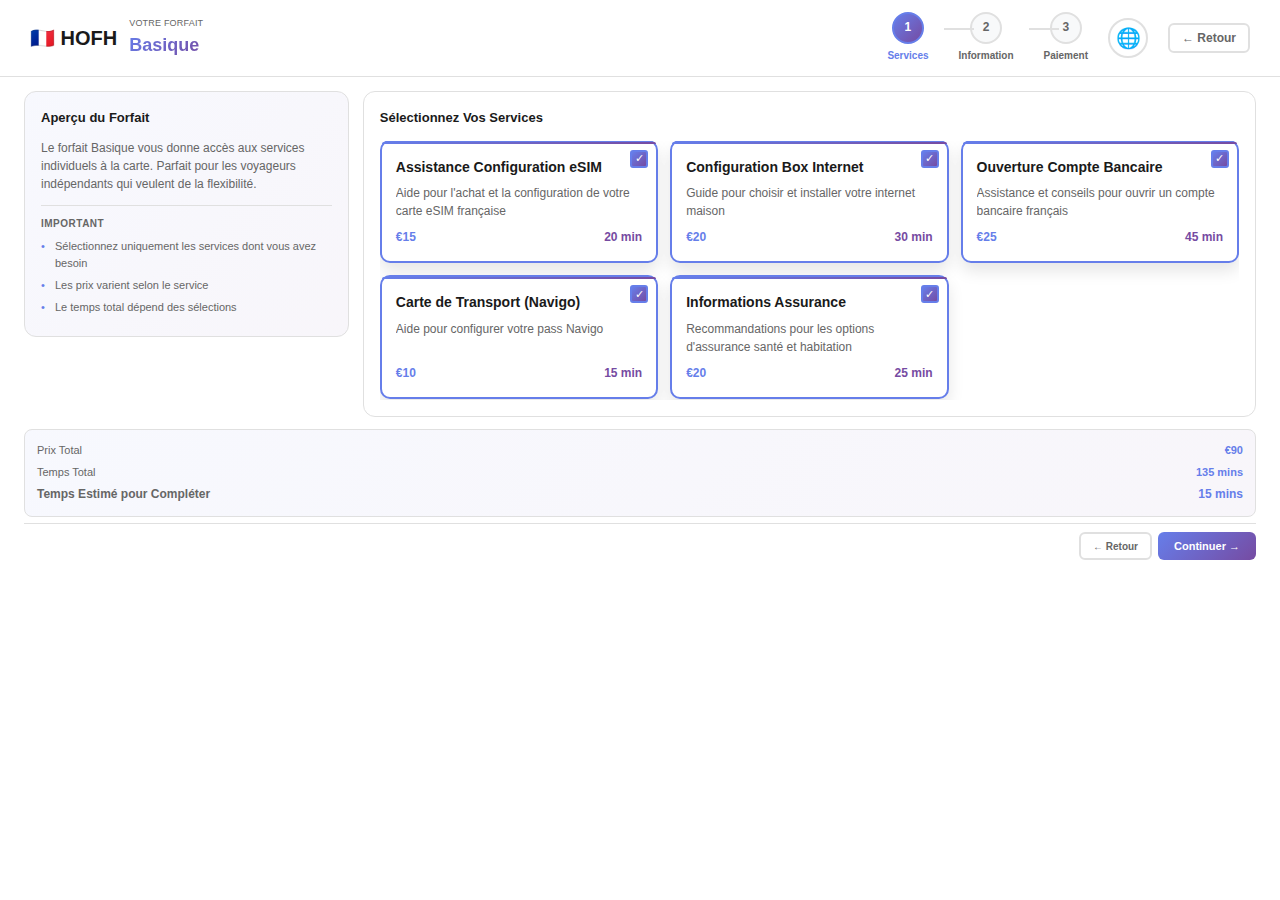
<file: basic.html>
<!DOCTYPE html>
<html lang="en">
<head>
    <meta charset="UTF-8">
    <meta name="viewport" content="width=device-width, initial-scale=1.0">
    <title>HOFH 🇫🇷</title>
    <link rel="icon" href="data:image/svg+xml,<svg xmlns='http://www.w3.org/2000/svg' viewBox='0 0 100 100'><text y='75' font-size='90'>🇫🇷</text></svg>" type="image/svg+xml">
    <style>
        /* ==================== VARIABLES ==================== */
        :root {
            --primary-color: #667eea;
            --secondary-color: #764ba2;
            --accent-color: #f97316;
            --light-bg: #f8f9fa;
            --text-dark: #1a1a1a;
            --text-light: #666666;
            --border-color: #e0e0e0;
            --shadow-sm: 0 2px 8px rgba(0, 0, 0, 0.08);
            --shadow-md: 0 8px 16px rgba(0, 0, 0, 0.1);
            --shadow-lg: 0 20px 40px rgba(0, 0, 0, 0.15);
        }

        /* ==================== RESET ==================== */
        * {
            margin: 0;
            padding: 0;
            box-sizing: border-box;
        }

        html {
            scroll-behavior: smooth;
        }

        body {
            font-family: -apple-system, BlinkMacSystemFont, 'Segoe UI', 'Helvetica Neue', sans-serif;
            background-color: #ffffff;
            color: var(--text-dark);
            line-height: 1.6;
            overflow-x: hidden;
        }

        /* ==================== LANGUAGE SELECTOR ==================== */
        .language-selector {
            position: relative;
            z-index: 200;
        }

        .language-toggle {
            width: 40px;
            height: 40px;
            border: 2px solid var(--border-color);
            border-radius: 50%;
            background: white;
            cursor: pointer;
            font-size: 20px;
            display: flex;
            align-items: center;
            justify-content: center;
            transition: all 0.3s ease;
            font-weight: 600;
        }

        .language-toggle:hover {
            border-color: var(--primary-color);
            transform: scale(1.1);
        }

        .language-buttons {
            display: none;
            flex-direction: column;
            gap: 8px;
            position: absolute;
            top: 50px;
            right: 0;
            background: white;
            border: 2px solid var(--border-color);
            border-radius: 8px;
            padding: 8px;
            box-shadow: var(--shadow-md);
        }

        .language-buttons.active {
            display: flex;
        }

        .lang-btn {
            width: 40px;
            height: 40px;
            border: 2px solid var(--border-color);
            border-radius: 50%;
            background: white;
            cursor: pointer;
            font-size: 20px;
            display: flex;
            align-items: center;
            justify-content: center;
            transition: all 0.3s ease;
            font-weight: 600;
        }

        .lang-btn:hover {
            border-color: var(--primary-color);
            transform: scale(1.1);
        }

        .lang-btn.active {
            background: linear-gradient(135deg, var(--primary-color) 0%, var(--secondary-color) 100%);
            border-color: var(--primary-color);
            color: white;
            box-shadow: 0 4px 12px rgba(102, 126, 234, 0.3);
        }

        /* ==================== STEP INDICATOR ==================== */
        .step-indicator {
            display: none;
            padding: 12px 30px;
            background: white;
            border-bottom: 1px solid var(--border-color);
        }

        .steps {
            display: flex;
            justify-content: center;
            gap: 30px;
            max-width: 350px;
            margin: 0;
        }

        .step {
            display: flex;
            flex-direction: column;
            align-items: center;
            gap: 4px;
            position: relative;
        }

        .step-number {
            width: 32px;
            height: 32px;
            border-radius: 50%;
            background: var(--light-bg);
            border: 2px solid var(--border-color);
            display: flex;
            align-items: center;
            justify-content: center;
            font-weight: 700;
            color: var(--text-light);
            font-size: 12px;
            transition: all 0.3s ease;
        }

        .step.active .step-number {
            background: linear-gradient(135deg, var(--primary-color) 0%, var(--secondary-color) 100%);
            border-color: var(--primary-color);
            color: white;
        }

        .step.completed .step-number {
            background: var(--primary-color);
            border-color: var(--primary-color);
            color: white;
        }

        .step.completed .step-number::after {
            content: '✓';
            font-size: 14px;
        }

        .step-label {
            font-size: 10px;
            font-weight: 600;
            color: var(--text-light);
            text-align: center;
        }

        .step.active .step-label {
            color: var(--primary-color);
        }

        .step-connector {
            position: absolute;
            top: 16px;
            left: -15px;
            width: 30px;
            height: 2px;
            background: var(--border-color);
        }

        .step.completed .step-connector {
            background: var(--primary-color);
        }

        .step:first-child .step-connector {
            display: none;
        }

        /* ==================== HEADER ==================== */
        .page-header {
            padding: 12px 30px;
            background: white;
            display: flex;
            justify-content: space-between;
            align-items: center;
            flex-shrink: 0;
            gap: 20px;
            border-bottom: 1px solid var(--border-color);
        }

        .header-left {
            display: flex;
            align-items: center;
            gap: 12px;
            flex: 1;
        }

        .logo {
            font-size: 20px;
            font-weight: 700;
            color: var(--text-dark);
        }

        .package-title {
            display: flex;
            flex-direction: column;
            gap: 0;
        }

        .package-title .subtitle {
            font-size: 9px;
            color: var(--text-light);
            text-transform: uppercase;
            letter-spacing: 0.2px;
        }

        .package-title .name {
            font-size: 18px;
            font-weight: 700;
            background: linear-gradient(135deg, var(--primary-color) 0%, var(--secondary-color) 100%);
            -webkit-background-clip: text;
            -webkit-text-fill-color: transparent;
            background-clip: text;
        }

        .back-button {
            padding: 6px 12px;
            border: 2px solid var(--border-color);
            background: white;
            border-radius: 6px;
            cursor: pointer;
            font-weight: 600;
            color: var(--text-light);
            transition: all 0.3s ease;
            font-size: 12px;
            white-space: nowrap;
        }

        .back-button:hover {
            border-color: var(--primary-color);
            color: var(--primary-color);
        }

        /* ==================== MAIN CONTENT ==================== */
        main {
            padding: 14px 24px;
            display: flex;
            flex-direction: column;
            flex: 1;
            overflow: hidden;
            gap: 12px;
        }

        .content-wrapper {
            display: grid;
            grid-template-columns: 0.8fr 2.2fr;
            gap: 14px;
            flex: 1;
            overflow: hidden;
        }

        /* ==================== DESCRIPTION CARD ==================== */
        .description-card {
            background: linear-gradient(135deg, rgba(102, 126, 234, 0.05) 0%, rgba(118, 75, 162, 0.05) 100%);
            border: 1px solid var(--border-color);
            border-radius: 12px;
            padding: 16px;
            height: fit-content;
            position: sticky;
            top: 0;
            overflow-y: auto;
        }

        .description-title {
            font-size: 13px;
            font-weight: 700;
            margin-bottom: 10px;
            color: var(--text-dark);
        }

        .description-content {
            font-size: 12px;
            color: var(--text-light);
            line-height: 1.5;
            margin-bottom: 12px;
        }

        .description-content p {
            margin-bottom: 6px;
        }

        .disclaimers {
            border-top: 1px solid var(--border-color);
            padding-top: 10px;
        }

        .disclaimer-title {
            font-size: 10px;
            font-weight: 700;
            text-transform: uppercase;
            color: var(--text-light);
            letter-spacing: 0.5px;
            margin-bottom: 6px;
        }

        .disclaimer-item {
            font-size: 11px;
            color: var(--text-light);
            margin-bottom: 4px;
            padding-left: 14px;
            position: relative;
        }

        .disclaimer-item::before {
            content: '•';
            position: absolute;
            left: 0;
            color: var(--primary-color);
        }

        /* ==================== SERVICES GRID ==================== */
        .services-container {
            background: white;
            border: 1px solid var(--border-color);
            border-radius: 12px;
            padding: 16px;
            display: flex;
            flex-direction: column;
            overflow: hidden;
        }

        .services-title {
            font-size: 13px;
            font-weight: 700;
            margin-bottom: 12px;
            color: var(--text-dark);
        }

        .services-grid {
            display: grid;
            grid-template-columns: repeat(auto-fill, minmax(240px, 1fr));
            auto-rows: 200px;
            gap: 12px;
            overflow-y: auto;
            flex: 1;
        }

        /* ==================== SERVICE CARD ==================== */
        .service-card {
            border: 2px solid var(--border-color);
            border-radius: 10px;
            padding: 14px;
            cursor: pointer;
            transition: all 0.3s ease;
            background: white;
            position: relative;
            display: flex;
            flex-direction: column;
        }

        .service-card::before {
            content: '';
            position: absolute;
            top: 0;
            left: 0;
            right: 0;
            height: 2px;
            background: linear-gradient(90deg, var(--primary-color), var(--secondary-color));
            transform: scaleX(0);
            transform-origin: left;
            transition: transform 0.3s ease;
            border-radius: 8px 8px 0 0;
        }

        .service-card:hover,
        .service-card.selected {
            border-color: var(--primary-color);
            box-shadow: var(--shadow-md);
            transform: translateY(-1px);
        }

        .service-card:hover::before,
        .service-card.selected::before {
            transform: scaleX(1);
        }

        .service-checkbox {
            position: absolute;
            top: 8px;
            right: 8px;
            width: 18px;
            height: 18px;
            border: 2px solid var(--border-color);
            border-radius: 3px;
            background: white;
            cursor: pointer;
            display: flex;
            align-items: center;
            justify-content: center;
            transition: all 0.3s ease;
            font-size: 11px;
            line-height: 1;
        }

        .service-card.selected .service-checkbox {
            background: linear-gradient(135deg, var(--primary-color) 0%, var(--secondary-color) 100%);
            border-color: var(--primary-color);
            color: white;
        }

        .service-name {
            font-size: 14px;
            font-weight: 700;
            color: var(--text-dark);
            margin-bottom: 6px;
            padding-right: 20px;
        }

        .service-description {
            font-size: 12px;
            color: var(--text-light);
            margin-bottom: 8px;
            line-height: 1.5;
            flex: 1;
            overflow: hidden;
            display: -webkit-box;
            -webkit-line-clamp: 4;
            -webkit-box-orient: vertical;
        }

        .service-meta {
            display: flex;
            justify-content: space-between;
            gap: 6px;
            font-size: 12px;
            color: var(--text-light);
            flex-shrink: 0;
        }

        .service-price {
            font-weight: 600;
            color: var(--primary-color);
        }

        .service-time {
            font-weight: 600;
            color: var(--secondary-color);
        }

        /* ==================== FOOTER ==================== */
        .page-footer {
            margin-top: 0;
            display: flex;
            flex-direction: column;
            flex: 1;
            gap: 6px;
            min-height: 0;
        }

        .recap-section {
            background: linear-gradient(135deg, rgba(102, 126, 234, 0.05) 0%, rgba(118, 75, 162, 0.05) 100%);
            border: 1px solid var(--border-color);
            border-radius: 8px;
            padding: 12px;
            flex: 1;
            overflow-y: auto;
        }

        .recap-row {
            display: flex;
            justify-content: space-between;
            align-items: center;
            margin-bottom: 4px;
            font-size: 11px;
        }

        .recap-row:last-child {
            margin-bottom: 0;
            padding-top: 0;
            font-size: 12px;
            font-weight: 700;
        }

        .recap-label {
            color: var(--text-light);
        }

        .recap-value {
            font-weight: 600;
            color: var(--primary-color);
        }

        .cta-buttons {
            display: flex;
            gap: 6px;
            justify-content: flex-end;
            flex-shrink: 0;
            padding-top: 8px;
            border-top: 1px solid var(--border-color);
        }

        .cta-button {
            padding: 8px 16px;
            border: none;
            border-radius: 6px;
            font-size: 11px;
            font-weight: 600;
            cursor: pointer;
            transition: all 0.3s ease;
        }

        .cta-button.primary {
            background: linear-gradient(135deg, var(--primary-color) 0%, var(--secondary-color) 100%);
            color: white;
        }

        .cta-button.primary:hover {
            transform: translateY(-1px);
            box-shadow: 0 4px 8px rgba(102, 126, 234, 0.3);
        }

        .cta-button.secondary {
            background: white;
            color: var(--text-light);
            border: 2px solid var(--border-color);
            font-size: 10px;
            padding: 6px 12px;
        }

        .cta-button.secondary:hover {
            border-color: var(--primary-color);
            color: var(--primary-color);
        }

        /* ==================== RESPONSIVE ==================== */
        @media (max-width: 1024px) {
            .content-wrapper {
                grid-template-columns: 1fr;
            }

            .description-card {
                position: relative;
                top: 0;
            }
        }

        @media (max-width: 768px) {
            .page-header {
                flex-direction: column;
                gap: 16px;
                padding: 20px;
            }

            .header-left {
                width: 100%;
                justify-content: space-between;
            }

            .package-title .name {
                font-size: 22px;
            }

            main {
                padding: 20px;
            }

            .services-grid {
                grid-template-columns: 1fr;
            }

            .cta-buttons {
                flex-direction: column;
            }

            .cta-button {
                width: 100%;
            }
        }

        @media (max-width: 480px) {
            .page-header {
                padding: 16px;
            }

            .package-title .name {
                font-size: 18px;
            }

            main {
                padding: 16px;
            }

            .description-card {
                padding: 16px;
            }

            .services-container {
                padding: 16px;
            }

            .back-button {
                font-size: 12px;
                padding: 6px 12px;
            }
        }
    </style>
</head>
<body>
    <!-- PAGE HEADER -->
    <header class="page-header">
        <div class="header-left">
            <div class="logo">🇫🇷 HOFH</div>
            <div class="package-title">
                <div class="subtitle" data-i18n="packageLabel">Your Package</div>
                <div class="name" data-i18n="basicName">Basic</div>
            </div>
        </div>
        
        <!-- STEP INDICATOR IN HEADER -->
        <div class="steps">
            <div class="step active" id="step1">
                <div class="step-connector"></div>
                <div class="step-number">1</div>
                <div class="step-label" data-i18n="step1Label">Services</div>
            </div>
            <div class="step" id="step2">
                <div class="step-connector"></div>
                <div class="step-number">2</div>
                <div class="step-label" data-i18n="step2Label">Information</div>
            </div>
            <div class="step" id="step3">
                <div class="step-connector"></div>
                <div class="step-number">3</div>
                <div class="step-label" data-i18n="step3Label">Payment</div>
            </div>
        </div>

        <!-- LANGUAGE SELECTOR IN HEADER -->
        <div class="language-selector">
            <button class="language-toggle" onclick="toggleLanguageMenu()" title="Select Language">🌐</button>
            <div class="language-buttons" id="languageMenu">
                <button class="lang-btn active" data-lang="en" onclick="changeLanguage('en')" title="English">🇬🇧</button>
                <button class="lang-btn" data-lang="fr" onclick="changeLanguage('fr')" title="Français">🇫🇷</button>
                <button class="lang-btn" data-lang="es" onclick="changeLanguage('es')" title="Español">🇪🇸</button>
            </div>
        </div>

        <button class="back-button" onclick="goBack()" data-i18n="backButton">← Back</button>
    </header>

    <!-- MAIN CONTENT -->
    <main>
        <div class="content-wrapper">
            <!-- DESCRIPTION CARD -->
            <div class="description-card">
                <div class="description-title" data-i18n="packageOverview">Package Overview</div>
                <div class="description-content">
                    <p data-i18n="basicPackageDesc">The Basic package gives you access to individual services à la carte. Perfect for independent travelers who want flexibility.</p>
                </div>
                <div class="disclaimers">
                    <div class="disclaimer-title" data-i18n="disclaimers">Important</div>
                    <div class="disclaimer-item" data-i18n="disclaimer1">Select only the services you need</div>
                    <div class="disclaimer-item" data-i18n="disclaimer2">Prices vary by service</div>
                    <div class="disclaimer-item" data-i18n="disclaimer3">Total time depends on selections</div>
                </div>
            </div>

            <!-- SERVICES GRID -->
            <div class="services-container">
                <div class="services-title" data-i18n="selectServices">Select Your Services</div>
                <div class="services-grid" id="servicesGrid">
                    <!-- Services will be populated by JavaScript -->
                </div>
            </div>
        </div>

        <!-- FOOTER -->
        <div class="page-footer">
            <div class="recap-section">
                <div class="recap-row">
                    <span class="recap-label" data-i18n="totalPrice">Total Price</span>
                    <span class="recap-value">€<span id="totalPrice">0</span></span>
                </div>
                <div class="recap-row">
                    <span class="recap-label" data-i18n="totalTime">Total Time</span>
                    <span class="recap-value"><span id="totalTime">0</span> mins</span>
                </div>
                <div class="recap-row">
                    <span class="recap-label" data-i18n="estimatedFillTime">Est. Time to Complete</span>
                    <span class="recap-value"><span id="fillTime">5</span> mins</span>
                </div>
            </div>
            <div class="cta-buttons">
                <button class="cta-button secondary" onclick="goBack()" data-i18n="backButton">← Back to Packages</button>
                <button class="cta-button primary" id="continueBtn" onclick="continueToNext()" data-i18n="next">Continue →</button>
            </div>
        </div>
    </main>

    <script>
        // Configuration
        const APP_CONFIG = {
            title: 'Home Away From Home',
            shortTitle: 'HOFH'
        };

        // Translation Dictionary
        const translations = {
            en: {
                packageLabel: 'Your Package',
                basicName: 'Basic',
                backButton: '← Back',
                packageOverview: 'Package Overview',
                basicPackageDesc: 'The Basic package gives you access to individual services à la carte. Perfect for independent travelers who want flexibility.',
                disclaimers: 'Important',
                disclaimer1: 'Select only the services you need',
                disclaimer2: 'Prices vary by service',
                disclaimer3: 'Total time depends on selections',
                selectServices: 'Select Your Services',
                totalPrice: 'Total Price',
                totalTime: 'Total Time',
                estimatedFillTime: 'Est. Time to Complete',
                next: 'Continue →',
                step1Label: 'Services',
                step2Label: 'Information',
                step3Label: 'Payment'
            },
            fr: {
                packageLabel: 'Votre Forfait',
                basicName: 'Basique',
                backButton: '← Retour',
                packageOverview: 'Aperçu du Forfait',
                basicPackageDesc: 'Le forfait Basique vous donne accès aux services individuels à la carte. Parfait pour les voyageurs indépendants qui veulent de la flexibilité.',
                disclaimers: 'Important',
                disclaimer1: 'Sélectionnez uniquement les services dont vous avez besoin',
                disclaimer2: 'Les prix varient selon le service',
                disclaimer3: 'Le temps total dépend des sélections',
                selectServices: 'Sélectionnez Vos Services',
                totalPrice: 'Prix Total',
                totalTime: 'Temps Total',
                estimatedFillTime: 'Temps Estimé pour Compléter',
                next: 'Continuer →',
                step1Label: 'Services',
                step2Label: 'Information',
                step3Label: 'Paiement'
            },
            es: {
                packageLabel: 'Tu Paquete',
                basicName: 'Básico',
                backButton: '← Atrás',
                packageOverview: 'Descripción del Paquete',
                basicPackageDesc: 'El paquete Básico te da acceso a servicios individuales à la carte. Perfecto para viajeros independientes que quieren flexibilidad.',
                disclaimers: 'Importante',
                disclaimer1: 'Selecciona solo los servicios que necesitas',
                disclaimer2: 'Los precios varían según el servicio',
                disclaimer3: 'El tiempo total depende de las selecciones',
                selectServices: 'Selecciona Tus Servicios',
                totalPrice: 'Precio Total',
                totalTime: 'Tiempo Total',
                estimatedFillTime: 'Tiempo Estimado para Completar',
                next: 'Continuar →',
                step1Label: 'Servicios',
                step2Label: 'Información',
                step3Label: 'Pago'
            }
        };

        // Services data
        const services = {
            en: [
                { name: 'eSIM Setup Assistance', description: 'Help with purchasing and setting up your French eSIM card', price: 15, time: 20 },
                { name: 'Internet Box Configuration', description: 'Guidance on choosing and installing your home internet', price: 20, time: 30 },
                { name: 'Bank Account Opening', description: 'Assistance and tips for opening a French bank account', price: 25, time: 45 },
                { name: 'Transport Card (Navigo)', description: 'Help getting your Navigo transport pass set up', price: 10, time: 15 },
                { name: 'Insurance Information', description: 'Recommendations for health and home insurance options', price: 20, time: 25 },
            ],
            fr: [
                { name: 'Assistance Configuration eSIM', description: 'Aide pour l\'achat et la configuration de votre carte eSIM française', price: 15, time: 20 },
                { name: 'Configuration Box Internet', description: 'Guide pour choisir et installer votre internet maison', price: 20, time: 30 },
                { name: 'Ouverture Compte Bancaire', description: 'Assistance et conseils pour ouvrir un compte bancaire français', price: 25, time: 45 },
                { name: 'Carte de Transport (Navigo)', description: 'Aide pour configurer votre pass Navigo', price: 10, time: 15 },
                { name: 'Informations Assurance', description: 'Recommandations pour les options d\'assurance santé et habitation', price: 20, time: 25 },
            ],
            es: [
                { name: 'Asistencia de Configuración eSIM', description: 'Ayuda para comprar y configurar tu tarjeta eSIM francesa', price: 15, time: 20 },
                { name: 'Configuración de Caja de Internet', description: 'Orientación sobre cómo elegir e instalar tu internet en casa', price: 20, time: 30 },
                { name: 'Apertura de Cuenta Bancaria', description: 'Asistencia y consejos para abrir una cuenta bancaria francesa', price: 25, time: 45 },
                { name: 'Tarjeta de Transporte (Navigo)', description: 'Ayuda para configurar tu pase Navigo', price: 10, time: 15 },
                { name: 'Información de Seguros', description: 'Recomendaciones para opciones de seguros de salud y hogar', price: 20, time: 25 },
            ]
        };

        // Get current language
        let currentLanguage = localStorage.getItem('language') || 'en';

        // Initialize
        window.addEventListener('DOMContentLoaded', function() {
            changeLanguage(currentLanguage);
            renderServices();
            updateRecap();
        });

        function renderServices() {
            const servicesGrid = document.getElementById('servicesGrid');
            servicesGrid.innerHTML = '';
            const currentServices = services[currentLanguage];

            currentServices.forEach((service, index) => {
                const card = document.createElement('div');
                card.className = 'service-card selected';
                card.dataset.index = index;
                card.onclick = () => toggleService(index);

                card.innerHTML = `
                    <div class="service-checkbox">✓</div>
                    <div class="service-name">${service.name}</div>
                    <div class="service-description">${service.description}</div>
                    <div class="service-meta">
                        <span class="service-price">€${service.price}</span>
                        <span class="service-time">${service.time} min</span>
                    </div>
                `;

                servicesGrid.appendChild(card);
            });
        }

        function toggleService(index) {
            const card = document.querySelector(`[data-index="${index}"]`);
            card.classList.toggle('selected');
            updateRecap();
        }

        function updateRecap() {
            const currentServices = services[currentLanguage];
            let totalPrice = 0;
            let totalTime = 0;
            let selectedCount = 0;

            document.querySelectorAll('.service-card').forEach((card, index) => {
                if (card.classList.contains('selected')) {
                    totalPrice += currentServices[index].price;
                    totalTime += currentServices[index].time;
                    selectedCount++;
                }
            });

            // Estimate fill time based on selected services (5 min base + 2 min per service)
            const estimatedFillTime = 5 + (selectedCount * 2);

            document.getElementById('totalPrice').textContent = totalPrice;
            document.getElementById('totalTime').textContent = totalTime;
            document.getElementById('fillTime').textContent = estimatedFillTime;

            // Hide continue button if nothing is selected
            const continueBtn = document.getElementById('continueBtn');
            if (selectedCount === 0) {
                continueBtn.style.display = 'none';
            } else {
                continueBtn.style.display = 'inline-block';
            }
        }

        function changeLanguage(lang) {
            currentLanguage = lang;
            localStorage.setItem('language', lang);

            // Update language button styles
            document.querySelectorAll('.lang-btn').forEach(btn => {
                btn.classList.remove('active');
                if (btn.getAttribute('data-lang') === lang) {
                    btn.classList.add('active');
                }
            });

            // Update all translatable elements
            document.querySelectorAll('[data-i18n]').forEach(element => {
                const key = element.getAttribute('data-i18n');
                if (translations[lang] && translations[lang][key]) {
                    element.textContent = translations[lang][key];
                }
            });

            // Re-render services with new language
            renderServices();
        }

        function goBack() {
            window.location.href = 'index.html';
        }

        function continueToNext() {
            const selectedServices = [];
            document.querySelectorAll('.service-card.selected').forEach((card, index) => {
                selectedServices.push(index);
            });
            sessionStorage.setItem('selectedBasicServices', JSON.stringify(selectedServices));
            // Redirect to information page
            window.location.href = 'information.html';
        }

        function toggleLanguageMenu() {
            const menu = document.getElementById('languageMenu');
            menu.classList.toggle('active');
        }

        // Close language menu when clicking outside
        document.addEventListener('click', function(event) {
            const languageSelector = document.querySelector('.language-selector');
            if (!languageSelector.contains(event.target)) {
                document.getElementById('languageMenu').classList.remove('active');
            }
        });
    </script>
</body>
</html>
</file>
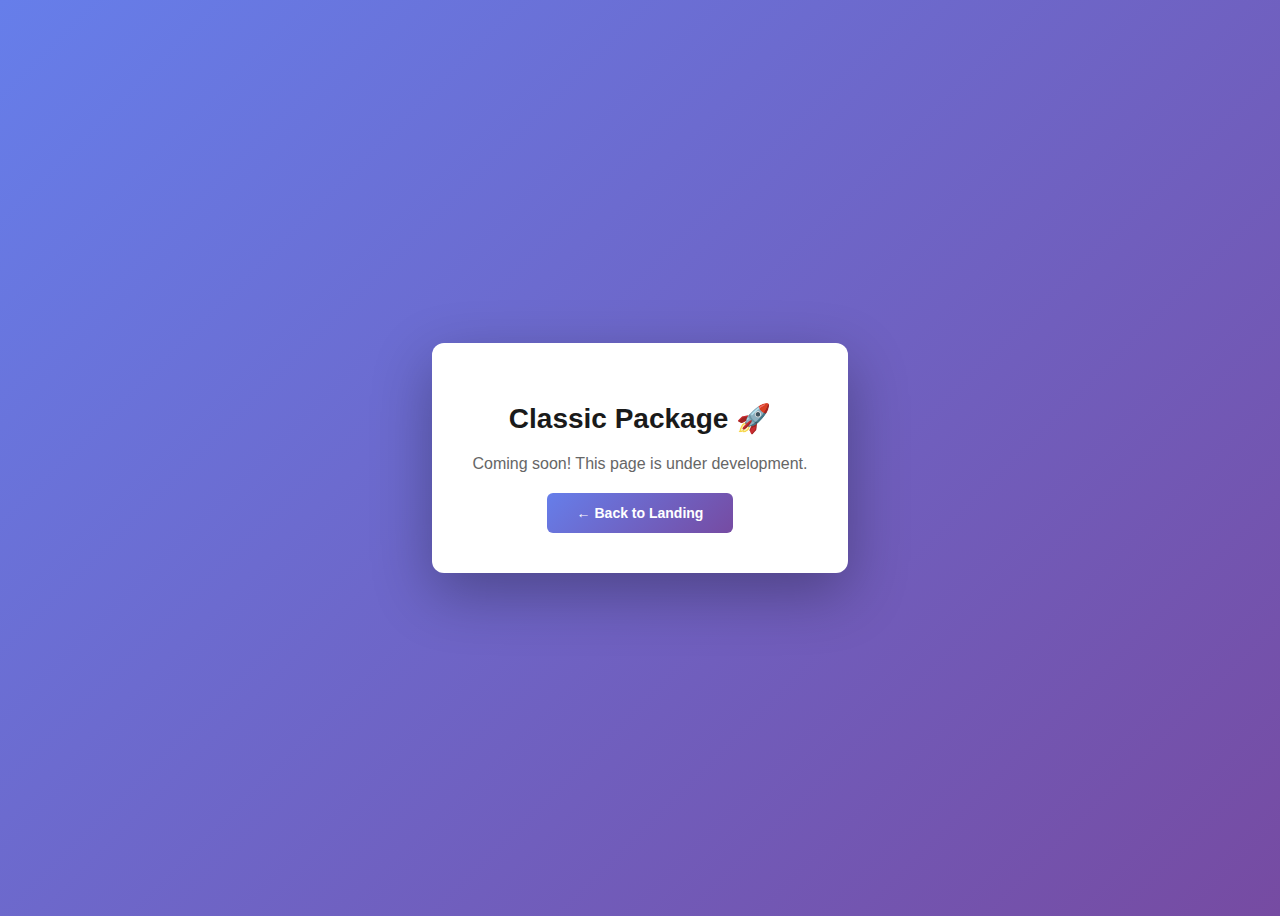
<file: classic.html>
<!DOCTYPE html>
<html lang="en">
<head>
    <meta charset="UTF-8">
    <meta name="viewport" content="width=device-width, initial-scale=1.0">
    <title>HOFH 🇫🇷 - Classic Package</title>
    <link rel="icon" href="data:image/svg+xml,<svg xmlns='http://www.w3.org/2000/svg' viewBox='0 0 100 100'><text y='75' font-size='90'>🇫🇷</text></svg>" type="image/svg+xml">
</head>
<body style="display: flex; align-items: center; justify-content: center; min-height: 100vh; font-family: -apple-system, BlinkMacSystemFont, 'Segoe UI', sans-serif; background: linear-gradient(135deg, #667eea 0%, #764ba2 100%);">
    <div style="background: white; padding: 40px; border-radius: 12px; text-align: center; max-width: 500px; box-shadow: 0 20px 60px rgba(0,0,0,0.3);">
        <h1 style="font-size: 28px; margin-bottom: 20px; color: #1a1a1a;">Classic Package 🚀</h1>
        <p style="font-size: 16px; color: #666; margin-bottom: 20px;">Coming soon! This page is under development.</p>
        <button onclick="window.location.href='index.html'" style="padding: 12px 30px; background: linear-gradient(135deg, #667eea 0%, #764ba2 100%); color: white; border: none; border-radius: 6px; font-weight: 600; cursor: pointer; font-size: 14px;">
            ← Back to Landing
        </button>
    </div>
</body>
</html>
</file>
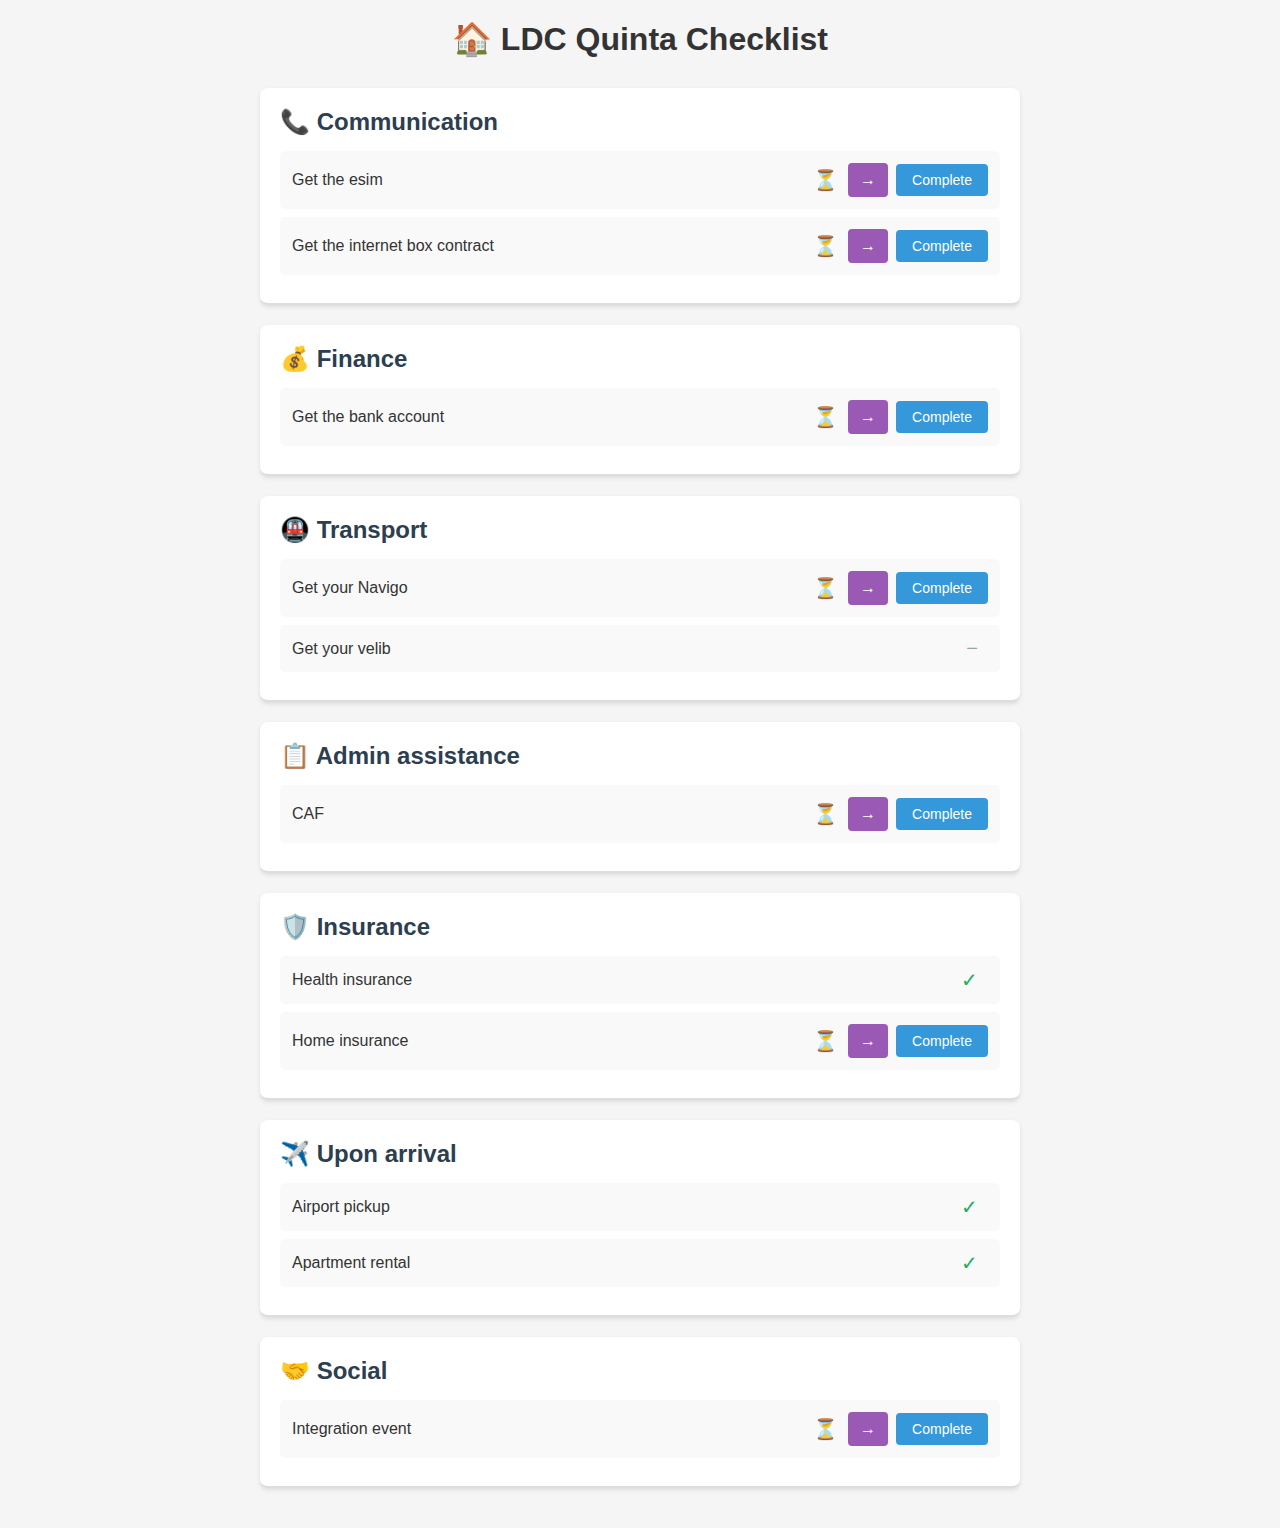
<file: dashboard.html>
<!DOCTYPE html>
<html lang="en">
<head>
    <meta charset="UTF-8">
    <meta name="viewport" content="width=device-width, initial-scale=1.0">
    <title>LDC Quinta Checklist</title>
    <style>
        * {
            margin: 0;
            padding: 0;
            box-sizing: border-box;
        }

        body {
            font-family: 'Segoe UI', Tahoma, Geneva, Verdana, sans-serif;
            background-color: #f5f5f5;
            padding: 20px;
            max-width: 800px;
            margin: 0 auto;
        }

        h1 {
            text-align: center;
            color: #333;
            margin-bottom: 30px;
        }

        .category {
            background: white;
            padding: 20px;
            margin-bottom: 20px;
            border-radius: 8px;
            box-shadow: 0 2px 4px rgba(0,0,0,0.1);
        }

        .category:not(:last-child) {
            border-bottom: 2px solid #ddd;
        }

        .category h2 {
            color: #2c3e50;
            margin-bottom: 15px;
            font-size: 24px;
        }

        .item {
            display: flex;
            align-items: center;
            justify-content: space-between;
            padding: 12px;
            margin-bottom: 8px;
            background-color: #f9f9f9;
            border-radius: 5px;
            transition: background-color 0.2s;
        }

        .item:hover {
            background-color: #f0f0f0;
        }

        .item-content {
            display: flex;
            align-items: center;
            gap: 12px;
            flex: 1;
        }

        .item-text {
            flex: 1;
            color: #333;
        }

        .status-icon {
            font-size: 20px;
            margin-right: 10px;
        }

        .status-done {
            color: #27ae60;
        }

        .status-pending {
            color: #f39c12;
        }

        .status-not-needed {
            color: #95a5a6;
        }

        .button-group {
            display: flex;
            gap: 8px;
            align-items: center;
        }

        .link-btn {
            background-color: #9b59b6;
            color: white;
            border: none;
            padding: 8px 12px;
            border-radius: 4px;
            cursor: pointer;
            font-size: 16px;
            transition: all 0.2s;
            display: flex;
            align-items: center;
            justify-content: center;
        }

        .link-btn:hover {
            background-color: #8e44ad;
            transform: translateX(2px);
        }

        .action-btn {
            background-color: #3498db;
            color: white;
            border: none;
            padding: 8px 16px;
            border-radius: 4px;
            cursor: pointer;
            font-size: 14px;
            transition: background-color 0.2s;
        }

        .action-btn:hover {
            background-color: #2980b9;
        }

        .action-btn:active {
            transform: scale(0.98);
        }
    </style>
</head>
<body>
    <h1>🏠 LDC Quinta Checklist</h1>

    <div class="category">
        <h2>📞 Communication</h2>
        <div class="item">
            <div class="item-content">
                <span class="item-text">Get the esim</span>
            </div>
            <span class="status-icon status-pending" title="Pending">⏳</span>
            <div class="button-group">
                <button class="link-btn" onclick="window.open('https://www.orange.fr/portail', '_blank')" title="Visit link">→</button>
                <button class="action-btn" onclick="handleAction(this)">Complete</button>
            </div>
        </div>
        <div class="item">
            <div class="item-content">
                <span class="item-text">Get the internet box contract</span>
            </div>
            <span class="status-icon status-pending" title="Pending">⏳</span>
            <div class="button-group">
                <button class="link-btn" onclick="window.open('https://www.free.fr/', '_blank')" title="Visit link">→</button>
                <button class="action-btn" onclick="handleAction(this)">Complete</button>
            </div>
        </div>
    </div>

    <div class="category">
        <h2>💰 Finance</h2>
        <div class="item">
            <div class="item-content">
                <span class="item-text">Get the bank account</span>
            </div>
            <span class="status-icon status-pending" title="Pending">⏳</span>
            <div class="button-group">
                <button class="link-btn" onclick="window.open('https://www.boursobank.com/', '_blank')" title="Visit link">→</button>
                <button class="action-btn" onclick="handleAction(this)">Complete</button>
            </div>
        </div>
    </div>

    <div class="category">
        <h2>🚇 Transport</h2>
        <div class="item">
            <div class="item-content">
                <span class="item-text">Get your Navigo</span>
            </div>
            <span class="status-icon status-pending" title="Pending">⏳</span>
            <div class="button-group">
                <button class="link-btn" onclick="window.open('https://www.iledefrance-mobilites.fr/', '_blank')" title="Visit link">→</button>
                <button class="action-btn" onclick="handleAction(this)">Complete</button>
            </div>
        </div>
        <div class="item">
            <div class="item-content">
                <span class="item-text">Get your velib</span>
            </div>
            <span class="status-icon status-not-needed" title="Not needed">−</span>
        </div>
    </div>

    <div class="category">
        <h2>📋 Admin assistance</h2>
        <div class="item">
            <div class="item-content">
                <span class="item-text">CAF</span>
            </div>
            <span class="status-icon status-pending" title="Pending">⏳</span>
            <div class="button-group">
                <button class="link-btn" onclick="window.open('https://www.caf.fr/', '_blank')" title="Visit link">→</button>
                <button class="action-btn" onclick="handleAction(this)">Complete</button>
            </div>
        </div>
    </div>

    <div class="category">
        <h2>🛡️ Insurance</h2>
        <div class="item">
            <div class="item-content">
                <span class="item-text">Health insurance</span>
            </div>
            <span class="status-icon status-done" title="Done">✓</span>
        </div>
        <div class="item">
            <div class="item-content">
                <span class="item-text">Home insurance</span>
            </div>
            <span class="status-icon status-pending" title="Pending">⏳</span>
            <div class="button-group">
                <button class="link-btn" onclick="window.open('https://www.luko.eu/', '_blank')" title="Visit link">→</button>
                <button class="action-btn" onclick="handleAction(this)">Complete</button>
            </div>
        </div>
    </div>

    <div class="category">
        <h2>✈️ Upon arrival</h2>
        <div class="item">
            <div class="item-content">
                <span class="item-text">Airport pickup</span>
            </div>
            <span class="status-icon status-done" title="Done">✓</span>
        </div>
        <div class="item">
            <div class="item-content">
                <span class="item-text">Apartment rental</span>
            </div>
            <span class="status-icon status-done" title="Done">✓</span>
        </div>
    </div>

    <div class="category">
        <h2>🤝 Social</h2>
        <div class="item">
            <div class="item-content">
                <span class="item-text">Integration event</span>
            </div>
            <span class="status-icon status-pending" title="Pending">⏳</span>
            <div class="button-group">
                <button class="link-btn" onclick="window.open('https://www.meetup.com/', '_blank')" title="Visit link">→</button>
                <button class="action-btn" onclick="handleAction(this)">Complete</button>
            </div>
        </div>
    </div>

    <script>
        function handleAction(button) {
            const item = button.closest('.item');
            const statusIcon = item.querySelector('.status-icon');
            const buttonGroup = item.querySelector('.button-group');
            
            // Change status to done
            statusIcon.textContent = '✓';
            statusIcon.className = 'status-icon status-done';
            statusIcon.title = 'Done';
            
            // Remove the entire button group (both arrow and complete buttons)
            if (buttonGroup) {
                buttonGroup.remove();
            }
            
            // Optional: Add a subtle animation
            item.style.transition = 'background-color 0.3s';
            item.style.backgroundColor = '#d4edda';
            setTimeout(() => {
                item.style.backgroundColor = '#f9f9f9';
            }, 1000);
        }
    </script>
</body>
</html>
</file>
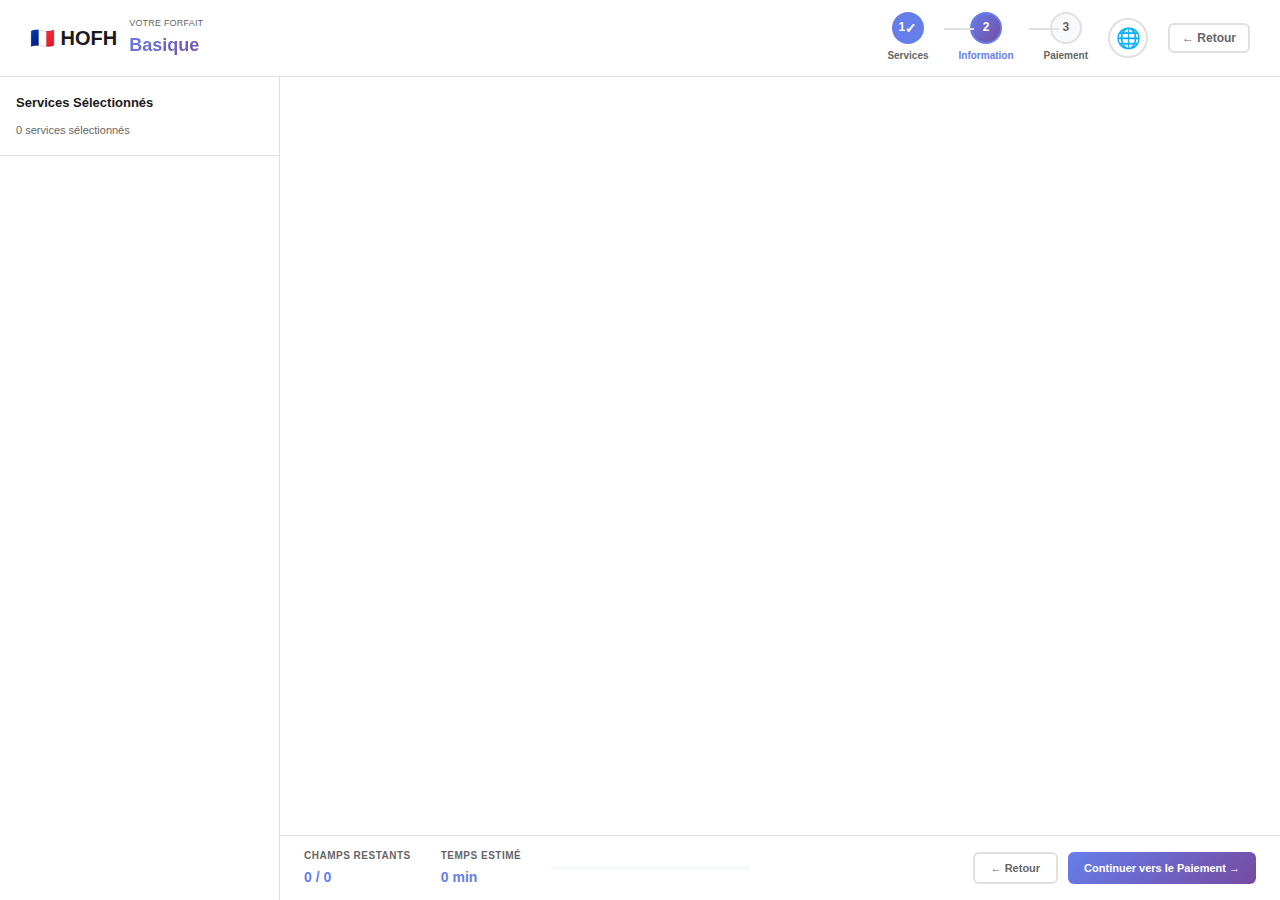
<file: information.html>
<!DOCTYPE html>
<html lang="en">
<head>
    <meta charset="UTF-8">
    <meta name="viewport" content="width=device-width, initial-scale=1.0">
    <title>HOFH 🇫🇷</title>
    <link rel="icon" href="data:image/svg+xml,<svg xmlns='http://www.w3.org/2000/svg' viewBox='0 0 100 100'><text y='75' font-size='90'>🇫🇷</text></svg>" type="image/svg+xml">
    <style>
        /* ==================== VARIABLES ==================== */
        :root {
            --primary-color: #667eea;
            --secondary-color: #764ba2;
            --accent-color: #f97316;
            --light-bg: #f8f9fa;
            --text-dark: #1a1a1a;
            --text-light: #666666;
            --border-color: #e0e0e0;
            --shadow-sm: 0 2px 8px rgba(0, 0, 0, 0.08);
            --shadow-md: 0 8px 16px rgba(0, 0, 0, 0.1);
            --shadow-lg: 0 20px 40px rgba(0, 0, 0, 0.15);
            --success-color: #10b981;
            --error-color: #ef4444;
        }

        /* ==================== RESET ==================== */
        * {
            margin: 0;
            padding: 0;
            box-sizing: border-box;
        }

        html {
            scroll-behavior: smooth;
        }

        body {
            font-family: -apple-system, BlinkMacSystemFont, 'Segoe UI', 'Helvetica Neue', sans-serif;
            background-color: #ffffff;
            color: var(--text-dark);
            line-height: 1.6;
            overflow-x: hidden;
            display: flex;
            flex-direction: column;
            height: 100vh;
        }

        /* ==================== LANGUAGE SELECTOR ==================== */
        .language-selector {
            position: relative;
            z-index: 200;
        }

        .language-toggle {
            width: 40px;
            height: 40px;
            border: 2px solid var(--border-color);
            border-radius: 50%;
            background: white;
            cursor: pointer;
            font-size: 20px;
            display: flex;
            align-items: center;
            justify-content: center;
            transition: all 0.3s ease;
            font-weight: 600;
        }

        .language-toggle:hover {
            border-color: var(--primary-color);
            transform: scale(1.1);
        }

        .language-buttons {
            display: none;
            flex-direction: column;
            gap: 8px;
            position: absolute;
            top: 50px;
            right: 0;
            background: white;
            border: 2px solid var(--border-color);
            border-radius: 8px;
            padding: 8px;
            box-shadow: var(--shadow-md);
        }

        .language-buttons.active {
            display: flex;
        }

        .lang-btn {
            width: 40px;
            height: 40px;
            border: 2px solid var(--border-color);
            border-radius: 50%;
            background: white;
            cursor: pointer;
            font-size: 20px;
            display: flex;
            align-items: center;
            justify-content: center;
            transition: all 0.3s ease;
            font-weight: 600;
        }

        .lang-btn:hover {
            border-color: var(--primary-color);
            transform: scale(1.1);
        }

        .lang-btn.active {
            background: linear-gradient(135deg, var(--primary-color) 0%, var(--secondary-color) 100%);
            border-color: var(--primary-color);
            color: white;
            box-shadow: 0 4px 12px rgba(102, 126, 234, 0.3);
        }

        /* ==================== STEP INDICATOR ==================== */
        .step-indicator {
            padding: 12px 30px;
            background: white;
            border-bottom: 1px solid var(--border-color);
        }

        .steps {
            display: flex;
            justify-content: center;
            gap: 30px;
            max-width: 350px;
            margin: 0;
        }

        .step {
            display: flex;
            flex-direction: column;
            align-items: center;
            gap: 4px;
            position: relative;
        }

        .step-number {
            width: 32px;
            height: 32px;
            border-radius: 50%;
            background: var(--light-bg);
            border: 2px solid var(--border-color);
            display: flex;
            align-items: center;
            justify-content: center;
            font-weight: 700;
            color: var(--text-light);
            font-size: 12px;
            transition: all 0.3s ease;
        }

        .step.active .step-number {
            background: linear-gradient(135deg, var(--primary-color) 0%, var(--secondary-color) 100%);
            border-color: var(--primary-color);
            color: white;
        }

        .step.completed .step-number {
            background: var(--primary-color);
            border-color: var(--primary-color);
            color: white;
        }

        .step.completed .step-number::after {
            content: '✓';
            font-size: 14px;
        }

        .step-label {
            font-size: 10px;
            font-weight: 600;
            color: var(--text-light);
            text-align: center;
        }

        .step.active .step-label {
            color: var(--primary-color);
        }

        .step-connector {
            position: absolute;
            top: 16px;
            left: -15px;
            width: 30px;
            height: 2px;
            background: var(--border-color);
        }

        .step.completed .step-connector {
            background: var(--primary-color);
        }

        .step:first-child .step-connector {
            display: none;
        }

        /* ==================== HEADER ==================== */
        .page-header {
            padding: 12px 30px;
            background: white;
            display: flex;
            justify-content: space-between;
            align-items: center;
            flex-shrink: 0;
            gap: 20px;
            border-bottom: 1px solid var(--border-color);
        }

        .header-left {
            display: flex;
            align-items: center;
            gap: 12px;
            flex: 1;
        }

        .logo {
            font-size: 20px;
            font-weight: 700;
            color: var(--text-dark);
        }

        .package-title {
            display: flex;
            flex-direction: column;
            gap: 0;
        }

        .package-title .subtitle {
            font-size: 9px;
            color: var(--text-light);
            text-transform: uppercase;
            letter-spacing: 0.2px;
        }

        .package-title .name {
            font-size: 18px;
            font-weight: 700;
            background: linear-gradient(135deg, var(--primary-color) 0%, var(--secondary-color) 100%);
            -webkit-background-clip: text;
            -webkit-text-fill-color: transparent;
            background-clip: text;
        }

        .back-button {
            padding: 6px 12px;
            border: 2px solid var(--border-color);
            background: white;
            border-radius: 6px;
            cursor: pointer;
            font-weight: 600;
            color: var(--text-light);
            transition: all 0.3s ease;
            font-size: 12px;
            white-space: nowrap;
        }

        .back-button:hover {
            border-color: var(--primary-color);
            color: var(--primary-color);
        }

        /* ==================== MAIN LAYOUT ==================== */
        .page-container {
            display: flex;
            flex: 1;
            overflow: hidden;
            gap: 0;
        }

        /* ==================== LEFT SIDEBAR - SERVICES LIST ==================== */
        .services-sidebar {
            width: 280px;
            background: white;
            border-right: 1px solid var(--border-color);
            display: flex;
            flex-direction: column;
            overflow: hidden;
            flex-shrink: 0;
        }

        .sidebar-header {
            padding: 16px;
            border-bottom: 1px solid var(--border-color);
            flex-shrink: 0;
        }

        .sidebar-title {
            font-size: 13px;
            font-weight: 700;
            color: var(--text-dark);
            margin-bottom: 8px;
        }

        .sidebar-subtitle {
            font-size: 11px;
            color: var(--text-light);
        }

        .services-list {
            flex: 1;
            overflow-y: auto;
            padding: 0;
        }

        .service-item {
            padding: 14px 16px;
            border-bottom: 1px solid var(--border-color);
            cursor: pointer;
            transition: all 0.2s ease;
            display: flex;
            align-items: center;
            gap: 10px;
            position: relative;
        }

        .service-item:hover {
            background: var(--light-bg);
        }

        .service-item.active {
            background: linear-gradient(135deg, rgba(102, 126, 234, 0.08) 0%, rgba(118, 75, 162, 0.08) 100%);
            border-left: 3px solid var(--primary-color);
            border-bottom: 1px solid var(--border-color);
            padding-left: 13px;
        }

        .service-item.completed::before {
            content: '✓';
            font-size: 14px;
            font-weight: 700;
            color: var(--success-color);
            position: absolute;
            left: 6px;
        }

        .service-item.completed {
            opacity: 0.7;
        }

        .service-item.completed .service-item-text {
            color: var(--text-light);
        }

        .service-item-text {
            flex: 1;
            min-width: 0;
        }

        .service-item-name {
            font-size: 12px;
            font-weight: 600;
            color: var(--text-dark);
            overflow: hidden;
            text-overflow: ellipsis;
            white-space: nowrap;
        }

        .service-item-status {
            font-size: 10px;
            color: var(--text-light);
            margin-top: 2px;
        }

        /* ==================== RIGHT SIDE - FORM ==================== */
        .form-container {
            flex: 1;
            display: flex;
            flex-direction: column;
            overflow: hidden;
        }

        .form-scrollable {
            flex: 1;
            overflow-y: auto;
            padding: 24px;
        }

        .form-section {
            display: block;
            margin-bottom: 40px;
            padding-bottom: 40px;
            border-bottom: 2px solid var(--border-color);
        }

        .form-section:last-child {
            border-bottom: none;
            margin-bottom: 0;
            padding-bottom: 0;
        }

        .form-title {
            font-size: 18px;
            font-weight: 700;
            color: var(--text-dark);
            margin-bottom: 8px;
            display: flex;
            align-items: center;
            gap: 10px;
        }

        .form-icon {
            font-size: 24px;
        }

        .form-description {
            font-size: 13px;
            color: var(--text-light);
            margin-bottom: 20px;
            line-height: 1.5;
        }

        .form-group {
            margin-bottom: 20px;
        }

        .form-label {
            display: block;
            font-size: 12px;
            font-weight: 600;
            color: var(--text-dark);
            margin-bottom: 8px;
            text-transform: uppercase;
            letter-spacing: 0.5px;
        }

        .form-label.required::after {
            content: '*';
            color: var(--error-color);
            margin-left: 4px;
        }

        .form-input,
        .form-select,
        .form-textarea {
            width: 100%;
            padding: 10px 12px;
            border: 1px solid var(--border-color);
            border-radius: 6px;
            font-size: 13px;
            font-family: inherit;
            transition: all 0.2s ease;
        }

        .form-input:focus,
        .form-select:focus,
        .form-textarea:focus {
            outline: none;
            border-color: var(--primary-color);
            box-shadow: 0 0 0 3px rgba(102, 126, 234, 0.1);
        }

        .form-textarea {
            resize: vertical;
            min-height: 100px;
        }

        .form-help {
            font-size: 11px;
            color: var(--text-light);
            margin-top: 4px;
        }

        .form-group-inline {
            display: grid;
            grid-template-columns: 1fr 1fr;
            gap: 16px;
        }

        .checkbox-group {
            display: flex;
            flex-direction: column;
            gap: 10px;
        }

        .checkbox-item {
            display: flex;
            align-items: center;
            gap: 10px;
            cursor: pointer;
        }

        .checkbox-item input[type="checkbox"] {
            cursor: pointer;
            width: 16px;
            height: 16px;
            accent-color: var(--primary-color);
        }

        .checkbox-item label {
            cursor: pointer;
            font-size: 12px;
            color: var(--text-dark);
            flex: 1;
        }

        /* ==================== FIXED FOOTER ==================== */
        .page-footer {
            background: white;
            border-top: 1px solid var(--border-color);
            padding: 12px 24px;
            display: flex;
            justify-content: space-between;
            align-items: center;
            gap: 20px;
            flex-shrink: 0;
            position: relative;
            z-index: 100;
        }

        .footer-stats {
            display: flex;
            align-items: center;
            gap: 30px;
            flex: 1;
        }

        .stat-item {
            display: flex;
            flex-direction: column;
            gap: 2px;
        }

        .stat-label {
            font-size: 10px;
            color: var(--text-light);
            text-transform: uppercase;
            letter-spacing: 0.5px;
            font-weight: 600;
        }

        .stat-value {
            font-size: 14px;
            font-weight: 700;
            color: var(--primary-color);
        }

        .progress-bar {
            flex: 1;
            height: 4px;
            background: var(--light-bg);
            border-radius: 2px;
            overflow: hidden;
            max-width: 200px;
        }

        .progress-fill {
            height: 100%;
            background: linear-gradient(90deg, var(--primary-color), var(--secondary-color));
            border-radius: 2px;
            transition: width 0.3s ease;
        }

        .footer-buttons {
            display: flex;
            gap: 10px;
            flex-shrink: 0;
        }

        .cta-button {
            padding: 8px 16px;
            border: none;
            border-radius: 6px;
            font-size: 11px;
            font-weight: 600;
            cursor: pointer;
            transition: all 0.3s ease;
            white-space: nowrap;
        }

        .cta-button.primary {
            background: linear-gradient(135deg, var(--primary-color) 0%, var(--secondary-color) 100%);
            color: white;
        }

        .cta-button.primary:hover {
            transform: translateY(-1px);
            box-shadow: 0 4px 8px rgba(102, 126, 234, 0.3);
        }

        .cta-button.primary:disabled {
            opacity: 0.5;
            cursor: not-allowed;
            transform: none;
        }

        .cta-button.secondary {
            background: white;
            color: var(--text-light);
            border: 2px solid var(--border-color);
        }

        .cta-button.secondary:hover {
            border-color: var(--primary-color);
            color: var(--primary-color);
        }

        /* ==================== RESPONSIVE ==================== */
        @media (max-width: 1024px) {
            .services-sidebar {
                width: 240px;
            }

            .form-group-inline {
                grid-template-columns: 1fr;
            }
        }

        @media (max-width: 768px) {
            .page-header {
                flex-direction: column;
                gap: 16px;
                padding: 20px;
            }

            .header-left {
                width: 100%;
                justify-content: space-between;
            }

            .page-container {
                flex-direction: column;
            }

            .services-sidebar {
                width: 100%;
                max-height: 150px;
                border-right: none;
                border-bottom: 1px solid var(--border-color);
            }

            .services-list {
                display: flex;
                gap: 0;
                overflow-x: auto;
                overflow-y: hidden;
            }

            .service-item {
                border-bottom: none;
                border-right: 1px solid var(--border-color);
                flex-shrink: 0;
                width: auto;
                min-width: 120px;
            }

            .service-item.active {
                border-left: none;
                border-bottom: 3px solid var(--primary-color);
            }

            .footer-stats {
                gap: 15px;
                flex-wrap: wrap;
            }

            .page-footer {
                flex-direction: column;
                padding: 12px;
            }

            .footer-buttons {
                width: 100%;
            }

            .cta-button {
                flex: 1;
            }
        }

        @media (max-width: 480px) {
            .page-header {
                padding: 16px;
            }

            .form-scrollable {
                padding: 16px;
            }

            .services-sidebar {
                max-height: 120px;
            }

            .stat-value {
                font-size: 12px;
            }

            .footer-stats {
                gap: 12px;
                font-size: 10px;
            }
        }

        /* ==================== SCROLLBAR STYLING ==================== */
        .services-list::-webkit-scrollbar,
        .form-scrollable::-webkit-scrollbar {
            width: 6px;
        }

        .services-list::-webkit-scrollbar-track,
        .form-scrollable::-webkit-scrollbar-track {
            background: var(--light-bg);
        }

        .services-list::-webkit-scrollbar-thumb,
        .form-scrollable::-webkit-scrollbar-thumb {
            background: var(--border-color);
            border-radius: 3px;
        }

        .services-list::-webkit-scrollbar-thumb:hover,
        .form-scrollable::-webkit-scrollbar-thumb:hover {
            background: #999;
        }
    </style>
</head>
<body>
    <!-- PAGE HEADER -->
    <header class="page-header">
        <div class="header-left">
            <div class="logo">🇫🇷 HOFH</div>
            <div class="package-title">
                <div class="subtitle" data-i18n="packageLabel">Your Package</div>
                <div class="name" data-i18n="basicName">Basic</div>
            </div>
        </div>
        
        <!-- STEP INDICATOR IN HEADER -->
        <div class="steps">
            <div class="step completed" id="step1">
                <div class="step-connector"></div>
                <div class="step-number">1</div>
                <div class="step-label" data-i18n="step1Label">Services</div>
            </div>
            <div class="step active" id="step2">
                <div class="step-connector"></div>
                <div class="step-number">2</div>
                <div class="step-label" data-i18n="step2Label">Information</div>
            </div>
            <div class="step" id="step3">
                <div class="step-connector"></div>
                <div class="step-number">3</div>
                <div class="step-label" data-i18n="step3Label">Payment</div>
            </div>
        </div>

        <!-- LANGUAGE SELECTOR IN HEADER -->
        <div class="language-selector">
            <button class="language-toggle" onclick="toggleLanguageMenu()" title="Select Language">🌐</button>
            <div class="language-buttons" id="languageMenu">
                <button class="lang-btn active" data-lang="en" onclick="changeLanguage('en')" title="English">🇬🇧</button>
                <button class="lang-btn" data-lang="fr" onclick="changeLanguage('fr')" title="Français">🇫🇷</button>
                <button class="lang-btn" data-lang="es" onclick="changeLanguage('es')" title="Español">🇪🇸</button>
            </div>
        </div>

        <button class="back-button" onclick="goBack()" data-i18n="backButton">← Back</button>
    </header>

    <!-- MAIN CONTAINER -->
    <div class="page-container">
        <!-- LEFT SIDEBAR - SERVICES LIST -->
        <div class="services-sidebar">
            <div class="sidebar-header">
                <div class="sidebar-title" data-i18n="selectedServices">Selected Services</div>
                <div class="sidebar-subtitle"><span id="serviceCount">0</span> <span data-i18n="servicesSelected">services selected</span></div>
            </div>
            <div class="services-list" id="servicesList">
                <!-- Services will be populated by JavaScript -->
            </div>
        </div>

        <!-- RIGHT SIDE - FORM -->
        <div class="form-container">
            <div class="form-scrollable" id="formScrollable">
                <!-- Forms will be populated by JavaScript -->
            </div>

            <!-- FIXED FOOTER -->
            <footer class="page-footer">
                <div class="footer-stats">
                    <div class="stat-item">
                        <div class="stat-label" data-i18n="fieldsRemaining">Fields Remaining</div>
                        <div class="stat-value"><span id="remainingFields">0</span> / <span id="totalFields">0</span></div>
                    </div>
                    <div class="stat-item">
                        <div class="stat-label" data-i18n="estimatedTime">Estimated Time</div>
                        <div class="stat-value"><span id="estimatedTime">0</span> min</div>
                    </div>
                    <div class="progress-bar">
                        <div class="progress-fill" id="progressFill" style="width: 0%"></div>
                    </div>
                </div>
                <div class="footer-buttons">
                    <button class="cta-button secondary" onclick="goToPreviousStep()" data-i18n="backButton">← Back</button>
                    <button class="cta-button primary" id="continueBtn" onclick="goToPayment()" data-i18n="nextPayment">Continue to Payment →</button>
                </div>
            </footer>
        </div>
    </div>

    <script>
        // ==================== CONFIGURATION & DATA ====================
        const APP_CONFIG = {
            title: 'Home Away From Home',
            shortTitle: 'HOFH'
        };

        // Services configuration with their required fields
        const serviceConfigs = {
            en: [
                {
                    id: 'esim',
                    name: 'eSIM Setup Assistance',
                    icon: '📱',
                    description: 'Help with purchasing and setting up your French eSIM card',
                    estimatedTime: 20,
                    fields: [
                        { name: 'currentCarrier', label: 'Current Mobile Carrier', type: 'text', required: true, placeholder: 'e.g., T-Mobile, Vodafone' },
                        { name: 'esimCompatible', label: 'Is your phone eSIM compatible?', type: 'select', required: true, options: ['Select...', 'Yes', 'No', 'Not sure'] },
                        { name: 'preferredPlan', label: 'Preferred Data Plan', type: 'select', required: true, options: ['Select...', '10GB', '20GB', '50GB', 'Unlimited'] },
                        { name: 'notes', label: 'Additional Notes', type: 'textarea', required: false, placeholder: 'Any specific requirements or concerns?' }
                    ]
                },
                {
                    id: 'internet',
                    name: 'Internet Box Configuration',
                    icon: '📡',
                    description: 'Guidance on choosing and installing your home internet',
                    estimatedTime: 30,
                    fields: [
                        { name: 'livingArea', label: 'Living Area (m²)', type: 'text', required: true, placeholder: 'e.g., 45' },
                        { name: 'internetUsage', label: 'Internet Usage Level', type: 'select', required: true, options: ['Select...', 'Light (browsing, email)', 'Moderate (streaming, work)', 'Heavy (gaming, 4K)'] },
                        { name: 'providers', label: 'Interested Providers', type: 'checkbox', required: false, options: ['Orange', 'Free', 'Bouygues', 'SFR'] },
                        { name: 'installationDate', label: 'Preferred Installation Date', type: 'text', required: false, placeholder: 'dd/mm/yyyy' },
                        { name: 'notes', label: 'Special Requirements', type: 'textarea', required: false, placeholder: 'e.g., fiber availability, current provider' }
                    ]
                },
                {
                    id: 'bank',
                    name: 'Bank Account Opening',
                    icon: '🏦',
                    description: 'Assistance and tips for opening a French bank account',
                    estimatedTime: 45,
                    fields: [
                        { name: 'fullName', label: 'Full Name', type: 'text', required: true, placeholder: 'Your full legal name' },
                        { name: 'accountType', label: 'Account Type', type: 'select', required: true, options: ['Select...', 'Current Account', 'Youth Account', 'Student Account'] },
                        { name: 'residencyStatus', label: 'Residency Status', type: 'select', required: true, options: ['Select...', 'Permanent Resident', 'Work Permit Holder', 'Student Visa', 'Long-term Visitor'] },
                        { name: 'documents', label: 'Documents Available', type: 'checkbox', required: true, options: ['Passport/ID', 'Proof of Address', 'Employment Contract', 'Proof of Income'] },
                        { name: 'preferredBank', label: 'Bank Preference', type: 'select', required: false, options: ['Select...', 'BNP Paribas', 'Crédit Agricole', 'Société Générale', 'No preference'] },
                        { name: 'notes', label: 'Questions or Concerns', type: 'textarea', required: false, placeholder: 'What would you like to know?' }
                    ]
                },
                {
                    id: 'transport',
                    name: 'Transport Card (Navigo)',
                    icon: '🚇',
                    description: 'Help getting your Navigo transport pass set up',
                    estimatedTime: 15,
                    fields: [
                        { name: 'city', label: 'City/Region', type: 'select', required: true, options: ['Select...', 'Île-de-France (Paris)', 'Lyon', 'Marseille', 'Toulouse', 'Nice', 'Other'] },
                        { name: 'travelFrequency', label: 'Travel Frequency', type: 'select', required: true, options: ['Select...', 'Daily', '3-4 times/week', '1-2 times/week', 'Occasionally'] },
                        { name: 'cardType', label: 'Card Type Preference', type: 'select', required: true, options: ['Select...', 'Navigo Easy (pay-as-you-go)', 'Navigo Découverte (monthly)', 'Not sure'] },
                        { name: 'notes', label: 'Additional Questions', type: 'textarea', required: false, placeholder: 'Any specific routes or concerns?' }
                    ]
                },
                {
                    id: 'insurance',
                    name: 'Insurance Information',
                    icon: '🛡️',
                    description: 'Recommendations for health and home insurance options',
                    estimatedTime: 25,
                    fields: [
                        { name: 'insuranceTypes', label: 'Insurance Types Needed', type: 'checkbox', required: true, options: ['Health', 'Home', 'Contents', 'Liability'] },
                        { name: 'currentInsurance', label: 'Have Current Insurance?', type: 'select', required: true, options: ['Select...', 'Yes', 'No', 'Partially'] },
                        { name: 'budget', label: 'Monthly Budget Range', type: 'select', required: false, options: ['Select...', 'Under €50', '€50-100', '€100-200', 'Over €200'] },
                        { name: 'familyStatus', label: 'Family Status', type: 'select', required: false, options: ['Select...', 'Single', 'Couple', 'Family with children'] },
                        { name: 'notes', label: 'Specific Requirements', type: 'textarea', required: false, placeholder: 'Any special circumstances or needs?' }
                    ]
                }
            ],
            fr: [
                {
                    id: 'esim',
                    name: 'Assistance Configuration eSIM',
                    icon: '📱',
                    description: 'Aide pour l\'achat et la configuration de votre carte eSIM française',
                    estimatedTime: 20,
                    fields: [
                        { name: 'currentCarrier', label: 'Opérateur Mobile Actuel', type: 'text', required: true, placeholder: 'ex: Orange, SFR' },
                        { name: 'esimCompatible', label: 'Votre téléphone est-il compatible eSIM?', type: 'select', required: true, options: ['Sélectionner...', 'Oui', 'Non', 'Pas sûr'] },
                        { name: 'preferredPlan', label: 'Plan de Données Préféré', type: 'select', required: true, options: ['Sélectionner...', '10GB', '20GB', '50GB', 'Illimité'] },
                        { name: 'notes', label: 'Notes Supplémentaires', type: 'textarea', required: false, placeholder: 'Des exigences spécifiques?' }
                    ]
                },
                {
                    id: 'internet',
                    name: 'Configuration Box Internet',
                    icon: '📡',
                    description: 'Guide pour choisir et installer votre internet maison',
                    estimatedTime: 30,
                    fields: [
                        { name: 'livingArea', label: 'Surface du Logement (m²)', type: 'text', required: true, placeholder: 'ex: 45' },
                        { name: 'internetUsage', label: 'Niveau d\'Utilisation Internet', type: 'select', required: true, options: ['Sélectionner...', 'Léger (navigation, email)', 'Modéré (streaming, travail)', 'Élevé (jeux, 4K)'] },
                        { name: 'providers', label: 'Fournisseurs Intéressés', type: 'checkbox', required: false, options: ['Orange', 'Free', 'Bouygues', 'SFR'] },
                        { name: 'installationDate', label: 'Date d\'Installation Préférée', type: 'text', required: false, placeholder: 'jj/mm/aaaa' },
                        { name: 'notes', label: 'Exigences Spéciales', type: 'textarea', required: false, placeholder: 'ex: disponibilité fibre, fournisseur actuel' }
                    ]
                },
                {
                    id: 'bank',
                    name: 'Ouverture Compte Bancaire',
                    icon: '🏦',
                    description: 'Assistance et conseils pour ouvrir un compte bancaire français',
                    estimatedTime: 45,
                    fields: [
                        { name: 'fullName', label: 'Nom Complet', type: 'text', required: true, placeholder: 'Votre nom complet légal' },
                        { name: 'accountType', label: 'Type de Compte', type: 'select', required: true, options: ['Sélectionner...', 'Compte Chèques', 'Compte Jeune', 'Compte Étudiant'] },
                        { name: 'residencyStatus', label: 'Statut de Résidence', type: 'select', required: true, options: ['Sélectionner...', 'Résident Permanent', 'Titre de Travail', 'Visa Étudiant', 'Visiteur Long Terme'] },
                        { name: 'documents', label: 'Documents Disponibles', type: 'checkbox', required: true, options: ['Passeport/ID', 'Justificatif de Domicile', 'Contrat de Travail', 'Justificatif de Revenus'] },
                        { name: 'preferredBank', label: 'Préférence Bancaire', type: 'select', required: false, options: ['Sélectionner...', 'BNP Paribas', 'Crédit Agricole', 'Société Générale', 'Pas de préférence'] },
                        { name: 'notes', label: 'Questions ou Préoccupations', type: 'textarea', required: false, placeholder: 'Qu\'aimeriez-vous savoir?' }
                    ]
                },
                {
                    id: 'transport',
                    name: 'Carte de Transport (Navigo)',
                    icon: '🚇',
                    description: 'Aide pour configurer votre pass Navigo',
                    estimatedTime: 15,
                    fields: [
                        { name: 'city', label: 'Ville/Région', type: 'select', required: true, options: ['Sélectionner...', 'Île-de-France (Paris)', 'Lyon', 'Marseille', 'Toulouse', 'Nice', 'Autre'] },
                        { name: 'travelFrequency', label: 'Fréquence de Déplacements', type: 'select', required: true, options: ['Sélectionner...', 'Quotidien', '3-4 fois/semaine', '1-2 fois/semaine', 'Occasionnel'] },
                        { name: 'cardType', label: 'Préférence de Carte', type: 'select', required: true, options: ['Sélectionner...', 'Navigo Easy (au trajet)', 'Navigo Découverte (mensuel)', 'Pas sûr'] },
                        { name: 'notes', label: 'Questions Supplémentaires', type: 'textarea', required: false, placeholder: 'Des trajets spécifiques ou préoccupations?' }
                    ]
                },
                {
                    id: 'insurance',
                    name: 'Informations Assurance',
                    icon: '🛡️',
                    description: 'Recommandations pour les options d\'assurance santé et habitation',
                    estimatedTime: 25,
                    fields: [
                        { name: 'insuranceTypes', label: 'Types d\'Assurance Nécessaires', type: 'checkbox', required: true, options: ['Santé', 'Habitation', 'Contenu', 'Responsabilité'] },
                        { name: 'currentInsurance', label: 'Avez-vous une Assurance Actuelle?', type: 'select', required: true, options: ['Sélectionner...', 'Oui', 'Non', 'Partiellement'] },
                        { name: 'budget', label: 'Fourchette de Budget Mensuel', type: 'select', required: false, options: ['Sélectionner...', 'Moins de €50', '€50-100', '€100-200', 'Plus de €200'] },
                        { name: 'familyStatus', label: 'Situation Familiale', type: 'select', required: false, options: ['Sélectionner...', 'Célibataire', 'Couple', 'Famille avec enfants'] },
                        { name: 'notes', label: 'Exigences Spécifiques', type: 'textarea', required: false, placeholder: 'Des circonstances particulières ou besoins?' }
                    ]
                }
            ],
            es: [
                {
                    id: 'esim',
                    name: 'Asistencia de Configuración eSIM',
                    icon: '📱',
                    description: 'Ayuda para comprar y configurar tu tarjeta eSIM francesa',
                    estimatedTime: 20,
                    fields: [
                        { name: 'currentCarrier', label: 'Operador Móvil Actual', type: 'text', required: true, placeholder: 'ej: Vodafone, Orange' },
                        { name: 'esimCompatible', label: '¿Tu teléfono es compatible con eSIM?', type: 'select', required: true, options: ['Seleccionar...', 'Sí', 'No', 'No estoy seguro'] },
                        { name: 'preferredPlan', label: 'Plan de Datos Preferido', type: 'select', required: true, options: ['Seleccionar...', '10GB', '20GB', '50GB', 'Ilimitado'] },
                        { name: 'notes', label: 'Notas Adicionales', type: 'textarea', required: false, placeholder: '¿Algún requisito específico?' }
                    ]
                },
                {
                    id: 'internet',
                    name: 'Configuración de Caja de Internet',
                    icon: '📡',
                    description: 'Orientación sobre cómo elegir e instalar tu internet en casa',
                    estimatedTime: 30,
                    fields: [
                        { name: 'livingArea', label: 'Área del Hogar (m²)', type: 'text', required: true, placeholder: 'ej: 45' },
                        { name: 'internetUsage', label: 'Nivel de Uso de Internet', type: 'select', required: true, options: ['Seleccionar...', 'Ligero (navegación, correo)', 'Moderado (streaming, trabajo)', 'Alto (juegos, 4K)'] },
                        { name: 'providers', label: 'Proveedores de Interés', type: 'checkbox', required: false, options: ['Orange', 'Free', 'Bouygues', 'SFR'] },
                        { name: 'installationDate', label: 'Fecha de Instalación Preferida', type: 'text', required: false, placeholder: 'dd/mm/aaaa' },
                        { name: 'notes', label: 'Requisitos Especiales', type: 'textarea', required: false, placeholder: 'ej: disponibilidad de fibra, proveedor actual' }
                    ]
                },
                {
                    id: 'bank',
                    name: 'Apertura de Cuenta Bancaria',
                    icon: '🏦',
                    description: 'Asistencia y consejos para abrir una cuenta bancaria francesa',
                    estimatedTime: 45,
                    fields: [
                        { name: 'fullName', label: 'Nombre Completo', type: 'text', required: true, placeholder: 'Tu nombre completo legal' },
                        { name: 'accountType', label: 'Tipo de Cuenta', type: 'select', required: true, options: ['Seleccionar...', 'Cuenta Corriente', 'Cuenta Joven', 'Cuenta de Estudiante'] },
                        { name: 'residencyStatus', label: 'Estado de Residencia', type: 'select', required: true, options: ['Seleccionar...', 'Residente Permanente', 'Permiso de Trabajo', 'Visa de Estudiante', 'Visitante Largo Plazo'] },
                        { name: 'documents', label: 'Documentos Disponibles', type: 'checkbox', required: true, options: ['Pasaporte/ID', 'Comprobante de Domicilio', 'Contrato de Trabajo', 'Comprobante de Ingresos'] },
                        { name: 'preferredBank', label: 'Preferencia Bancaria', type: 'select', required: false, options: ['Seleccionar...', 'BNP Paribas', 'Crédit Agricole', 'Société Générale', 'Sin preferencia'] },
                        { name: 'notes', label: 'Preguntas o Preocupaciones', type: 'textarea', required: false, placeholder: '¿Qué te gustaría saber?' }
                    ]
                },
                {
                    id: 'transport',
                    name: 'Tarjeta de Transporte (Navigo)',
                    icon: '🚇',
                    description: 'Ayuda para configurar tu pase Navigo',
                    estimatedTime: 15,
                    fields: [
                        { name: 'city', label: 'Ciudad/Región', type: 'select', required: true, options: ['Seleccionar...', 'Île-de-France (París)', 'Lyon', 'Marsella', 'Toulouse', 'Niza', 'Otro'] },
                        { name: 'travelFrequency', label: 'Frecuencia de Viaje', type: 'select', required: true, options: ['Seleccionar...', 'Diario', '3-4 veces/semana', '1-2 veces/semana', 'Ocasionalmente'] },
                        { name: 'cardType', label: 'Preferencia de Tarjeta', type: 'select', required: true, options: ['Seleccionar...', 'Navigo Easy (pago por uso)', 'Navigo Découverte (mensual)', 'No estoy seguro'] },
                        { name: 'notes', label: 'Preguntas Adicionales', type: 'textarea', required: false, placeholder: '¿Rutas específicas o preocupaciones?' }
                    ]
                },
                {
                    id: 'insurance',
                    name: 'Información de Seguros',
                    icon: '🛡️',
                    description: 'Recomendaciones para opciones de seguros de salud y hogar',
                    estimatedTime: 25,
                    fields: [
                        { name: 'insuranceTypes', label: 'Tipos de Seguros Necesarios', type: 'checkbox', required: true, options: ['Salud', 'Hogar', 'Contenido', 'Responsabilidad'] },
                        { name: 'currentInsurance', label: '¿Tienes Seguro Actual?', type: 'select', required: true, options: ['Seleccionar...', 'Sí', 'No', 'Parcialmente'] },
                        { name: 'budget', label: 'Rango de Presupuesto Mensual', type: 'select', required: false, options: ['Seleccionar...', 'Menos de €50', '€50-100', '€100-200', 'Más de €200'] },
                        { name: 'familyStatus', label: 'Estado Familiar', type: 'select', required: false, options: ['Seleccionar...', 'Soltero', 'Pareja', 'Familia con hijos'] },
                        { name: 'notes', label: 'Requisitos Específicos', type: 'textarea', required: false, placeholder: '¿Circunstancias especiales o necesidades?' }
                    ]
                }
            ]
        };

        // Translations
        const translations = {
            en: {
                packageLabel: 'Your Package',
                basicName: 'Basic',
                backButton: '← Back',
                step1Label: 'Services',
                step2Label: 'Information',
                step3Label: 'Payment',
                selectedServices: 'Selected Services',
                servicesSelected: 'services selected',
                fieldsRemaining: 'Fields Remaining',
                estimatedTime: 'Estimated Time',
                nextPayment: 'Continue to Payment →',
            },
            fr: {
                packageLabel: 'Votre Forfait',
                basicName: 'Basique',
                backButton: '← Retour',
                step1Label: 'Services',
                step2Label: 'Information',
                step3Label: 'Paiement',
                selectedServices: 'Services Sélectionnés',
                servicesSelected: 'services sélectionnés',
                fieldsRemaining: 'Champs Restants',
                estimatedTime: 'Temps Estimé',
                nextPayment: 'Continuer vers le Paiement →',
            },
            es: {
                packageLabel: 'Tu Paquete',
                basicName: 'Básico',
                backButton: '← Atrás',
                step1Label: 'Servicios',
                step2Label: 'Información',
                step3Label: 'Pago',
                selectedServices: 'Servicios Seleccionados',
                servicesSelected: 'servicios seleccionados',
                fieldsRemaining: 'Campos Restantes',
                estimatedTime: 'Tiempo Estimado',
                nextPayment: 'Continuar al Pago →',
            }
        };

        // ==================== STATE MANAGEMENT ====================
        let currentLanguage = localStorage.getItem('language') || 'en';
        let selectedServices = [];
        let currentServiceIndex = 0;
        let lastActiveServiceIndex = -1; // Track last active to avoid unnecessary updates
        let formData = {};

        // ==================== INITIALIZATION ====================
        window.addEventListener('DOMContentLoaded', function() {
            loadSelectedServices();
            changeLanguage(currentLanguage);
            renderServicesList();
            renderForms();
            updateProgress();
            setupScrollListener();
            updateActiveServiceOnScroll();
        });

        function loadSelectedServices() {
            try {
                const saved = sessionStorage.getItem('selectedBasicServices');
                if (!saved) {
                    console.warn('No selected services found in session storage');
                    // Redirect back to service selection
                    setTimeout(() => {
                        window.location.href = 'basic.html';
                    }, 1000);
                    return;
                }
                
                const indices = JSON.parse(saved);
                if (!Array.isArray(indices) || indices.length === 0) {
                    throw new Error('Invalid service indices');
                }
                
                const services = serviceConfigs[currentLanguage];
                selectedServices = indices
                    .filter(i => services[i])
                    .map(i => services[i]);
                
                if (selectedServices.length === 0) {
                    throw new Error('No valid services found');
                }
            } catch (error) {
                console.error('Error loading services:', error);
                // Redirect to service selection with error
                window.location.href = 'basic.html';
                return;
            }
            
            const countEl = document.getElementById('serviceCount');
            if (countEl) {
                countEl.textContent = selectedServices.length;
            }
        }

        function renderServicesList() {
            const list = document.getElementById('servicesList');
            list.innerHTML = '';

            selectedServices.forEach((service, index) => {
                const item = document.createElement('div');
                item.className = 'service-item' + (index === 0 ? ' active' : '');
                item.id = `service-item-${index}`;
                item.dataset.index = index; // For efficient selector queries
                item.onclick = () => scrollToService(index);

                item.innerHTML = `
                    <div class="service-item-text">
                        <div class="service-item-name">${service.icon} ${service.name}</div>
                        <div class="service-item-status" data-i18n-key="service-status">${service.estimatedTime} min</div>
                    </div>
                `;

                list.appendChild(item);
            });
        }

        function renderForms() {
            const container = document.getElementById('formScrollable');
            container.innerHTML = '';

            selectedServices.forEach((service, index) => {
                const section = document.createElement('div');
                section.className = 'form-section';
                section.id = `form-section-${index}`;
                section.dataset.serviceIndex = index;

                let fieldsHTML = `
                    <div class="form-title">
                        <span class="form-icon">${service.icon}</span>
                        <span>${service.name}</span>
                    </div>
                    <div class="form-description">${service.description}</div>
                `;

                service.fields.forEach(field => {
                    fieldsHTML += renderField(service.id, field);
                });

                section.innerHTML = fieldsHTML;
                container.appendChild(section);
            });
        }

        function renderField(serviceId, field) {
            const fieldId = `${serviceId}-${field.name}`;
            const isRequired = field.required ? ' required' : '';

            if (field.type === 'text' || field.type === 'email') {
                return `
                    <div class="form-group">
                        <label class="form-label${field.required ? ' required' : ''}">${field.label}</label>
                        <input 
                            type="${field.type}" 
                            class="form-input" 
                            id="${fieldId}" 
                            placeholder="${field.placeholder || ''}"
                            data-field-id="${fieldId}"
                            data-service="${serviceId}"
                            ${isRequired}
                            onchange="updateFormData('${fieldId}')"
                        >
                    </div>
                `;
            } else if (field.type === 'select') {
                const options = field.options.map(opt => `<option value="${opt}">${opt}</option>`).join('');
                return `
                    <div class="form-group">
                        <label class="form-label${field.required ? ' required' : ''}">${field.label}</label>
                        <select 
                            class="form-select" 
                            id="${fieldId}"
                            data-field-id="${fieldId}"
                            data-service="${serviceId}"
                            ${isRequired}
                            onchange="updateFormData('${fieldId}')"
                        >
                            ${options}
                        </select>
                    </div>
                `;
            } else if (field.type === 'textarea') {
                return `
                    <div class="form-group">
                        <label class="form-label${field.required ? ' required' : ''}">${field.label}</label>
                        <textarea 
                            class="form-textarea" 
                            id="${fieldId}"
                            placeholder="${field.placeholder || ''}"
                            data-field-id="${fieldId}"
                            data-service="${serviceId}"
                            ${isRequired}
                            onchange="updateFormData('${fieldId}')"
                        ></textarea>
                    </div>
                `;
            } else if (field.type === 'checkbox') {
                const options = field.options.map(opt => `
                    <div class="checkbox-item">
                        <input type="checkbox" id="${fieldId}-${opt}" name="${fieldId}" value="${opt}">
                        <label for="${fieldId}-${opt}">${opt}</label>
                    </div>
                `).join('');
                return `
                    <div class="form-group">
                        <label class="form-label${field.required ? ' required' : ''}">${field.label}</label>
                        <div class="checkbox-group" data-field-id="${fieldId}" data-service="${serviceId}">
                            ${options}
                        </div>
                    </div>
                `;
            }
            return '';
        }

        function scrollToService(index) {
            const section = document.getElementById(`form-section-${index}`);
            if (section) {
                section.scrollIntoView({ behavior: 'smooth', block: 'start' });
            }
        }

        function updateActiveServiceOnScroll() {
            const container = document.getElementById('formScrollable');
            const sections = document.querySelectorAll('.form-section');
            
            let activeIndex = 0;
            let minDistance = Infinity;

            sections.forEach((section, index) => {
                const rect = section.getBoundingClientRect();
                const containerRect = container.getBoundingClientRect();
                
                // Calculate distance from top of viewport
                const distance = Math.abs(rect.top - containerRect.top);
                
                if (distance < minDistance) {
                    minDistance = distance;
                    activeIndex = index;
                }
            });

            // Only update if active service changed - reduces unnecessary DOM updates
            if (activeIndex !== lastActiveServiceIndex) {
                if (lastActiveServiceIndex !== -1) {
                    document.querySelector(`.service-item[data-index="${lastActiveServiceIndex}"]`)
                        ?.classList.remove('active');
                }
                document.querySelector(`.service-item[data-index="${activeIndex}"]`)
                    ?.classList.add('active');
                lastActiveServiceIndex = activeIndex;
            }

            currentServiceIndex = activeIndex;
        }

        /**
         * Helper: Get checked checkboxes for a field
         * Eliminates duplication across multiple functions
         */
        function getCheckedCheckboxValues(fieldId) {
            return Array.from(document.querySelectorAll(`input[name="${fieldId}"]`))
                .filter(cb => cb.checked)
                .map(cb => cb.value);
        }

        function updateFormData(fieldId) {
            const element = document.getElementById(fieldId);
            if (!element) return;

            const serviceId = element.dataset.service;
            const fieldName = fieldId.split('-').slice(1).join('-');

            if (!formData[serviceId]) {
                formData[serviceId] = {};
            }

            if (element.type === 'checkbox') {
                formData[serviceId][fieldName] = getCheckedCheckboxValues(fieldId);
            } else {
                formData[serviceId][fieldName] = element.value;
            }

            updateProgress();
        }

        function updateProgress() {
            let totalFields = 0;
            let filledFields = 0;
            let totalEstimatedTime = 0;

            selectedServices.forEach(service => {
                totalFields += service.fields.length;
                totalEstimatedTime += service.estimatedTime;

                service.fields.forEach(field => {
                    const fieldId = `${service.id}-${field.name}`;
                    const element = document.getElementById(fieldId);

                    if (element) {
                        let isFilledAndValid = false;

                        if (field.type === 'checkbox') {
                            const selected = getCheckedCheckboxValues(fieldId);
                            isFilledAndValid = selected.length > 0 || !field.required;
                            if (selected.length > 0) filledFields++;
                        } else {
                            const value = element.value;
                            // Check against all placeholder values
                            const placeholders = ['Select...', 'Sélectionner...', 'Seleccionar...'];
                            isFilledAndValid = value && !placeholders.includes(value);
                            if (isFilledAndValid) filledFields++;
                        }
                    }
                });
            });

            const remainingFields = totalFields - filledFields;
            const progressPercent = (filledFields / totalFields) * 100;

            document.getElementById('totalFields').textContent = totalFields;
            document.getElementById('remainingFields').textContent = remainingFields;
            document.getElementById('estimatedTime').textContent = totalEstimatedTime;
            document.getElementById('progressFill').style.width = progressPercent + '%';

            // Update sidebar with filled status
            updateSidebarStatus();
        }

        function updateSidebarStatus() {
            selectedServices.forEach((service, index) => {
                const item = document.querySelectorAll('.service-item')[index];
                if (!item) return;

                let allFieldsFilled = true;
                service.fields.forEach(field => {
                    const fieldId = `${service.id}-${field.name}`;
                    const element = document.getElementById(fieldId);

                    if (element && field.required) {
                        if (field.type === 'checkbox') {
                            const selected = getCheckedCheckboxValues(fieldId);
                            if (selected.length === 0) allFieldsFilled = false;
                        } else {
                            const value = element.value;
                            const placeholders = ['Select...', 'Sélectionner...', 'Seleccionar...'];
                            if (!value || placeholders.includes(value)) {
                                allFieldsFilled = false;
                            }
                        }
                    }
                });

                if (allFieldsFilled) {
                    item.classList.add('completed');
                } else {
                    item.classList.remove('completed');
                }
            });
        }

        function setupScrollListener() {
            const container = document.getElementById('formScrollable');
            let scrollTimeout;
            
            container.addEventListener('scroll', function() {
                // Debounce scroll event for better performance
                clearTimeout(scrollTimeout);
                scrollTimeout = setTimeout(() => {
                    updateActiveServiceOnScroll();
                }, 50);
            });
        }

        function changeLanguage(lang) {
            currentLanguage = lang;
            localStorage.setItem('language', lang);

            // Update language button styles
            document.querySelectorAll('.lang-btn').forEach(btn => {
                btn.classList.remove('active');
                if (btn.getAttribute('data-lang') === lang) {
                    btn.classList.add('active');
                }
            });

            // Update all translatable elements
            document.querySelectorAll('[data-i18n]').forEach(element => {
                const key = element.getAttribute('data-i18n');
                if (translations[lang] && translations[lang][key]) {
                    element.textContent = translations[lang][key];
                }
            });

            // Reload with new language
            loadSelectedServices();
            renderServicesList();
            renderForms();
            updateProgress();
            setupScrollListener();
            updateActiveServiceOnScroll();
        }

        function goBack() {
            window.history.back();
        }

        function goToPreviousStep() {
            window.location.href = 'basic.html';
        }

        function goToPayment() {
            try {
                // Validate that we have data
                if (!formData || Object.keys(formData).length === 0) {
                    console.warn('No form data to submit');
                    alert('Please fill in at least one service form.');
                    return;
                }
                
                // Save form data to session storage
                try {
                    sessionStorage.setItem('serviceFormData', JSON.stringify(formData));
                } catch (storageError) {
                    console.error('Failed to save form data:', storageError);
                    alert('Failed to save your progress. Please check your browser storage.');
                    return;
                }
                
                // Redirect to payment page
                window.location.href = 'payment.html';
            } catch (error) {
                console.error('Error navigating to payment:', error);
                alert('An error occurred. Please try again.');
            }
        }

        function toggleLanguageMenu() {
            const menu = document.getElementById('languageMenu');
            menu.classList.toggle('active');
        }

        // Close language menu when clicking outside
        document.addEventListener('click', function(event) {
            const languageSelector = document.querySelector('.language-selector');
            if (!languageSelector.contains(event.target)) {
                document.getElementById('languageMenu').classList.remove('active');
            }
        });
    </script>
</body>
</html>
</file>
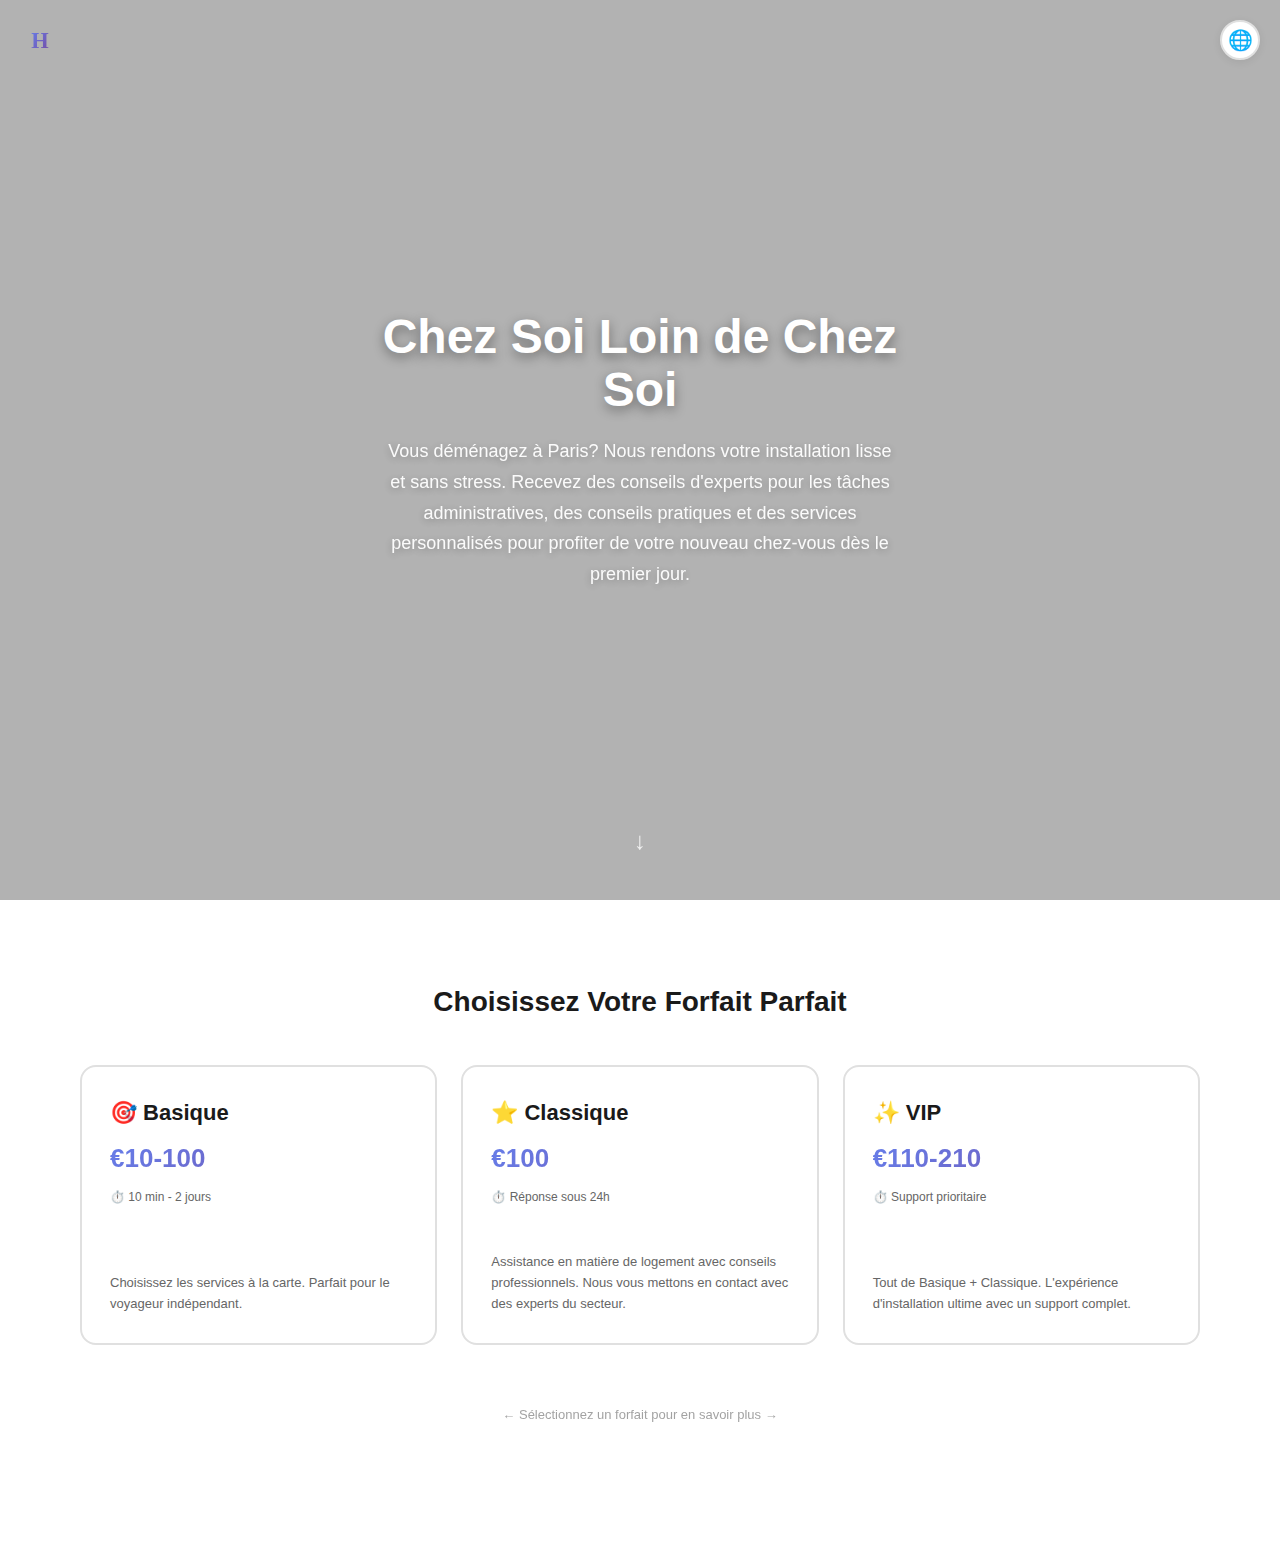
<file: landing-design-1.html>
<!DOCTYPE html>
<html lang="en">
<head>
    <meta charset="UTF-8">
    <meta name="viewport" content="width=device-width, initial-scale=1.0">
    <title>HOFH 🇫🇷</title>
    <link rel="icon" href="data:image/svg+xml,<svg xmlns='http://www.w3.org/2000/svg' viewBox='0 0 100 100'><text y='75' font-size='90'>🇫🇷</text></svg>" type="image/svg+xml">
    <style>
        /* ==================== VARIABLES ==================== */
        :root {
            --primary-color: #667eea;
            --secondary-color: #764ba2;
            --accent-color: #f97316;
            --light-bg: #f8f9fa;
            --text-dark: #1a1a1a;
            --text-light: #666666;
            --border-color: #e0e0e0;
            --shadow-sm: 0 2px 8px rgba(0, 0, 0, 0.08);
            --shadow-md: 0 8px 16px rgba(0, 0, 0, 0.1);
            --shadow-lg: 0 20px 40px rgba(0, 0, 0, 0.15);
        }

        /* ==================== RESET ==================== */
        * {
            margin: 0;
            padding: 0;
            box-sizing: border-box;
        }

        html {
            scroll-behavior: smooth;
        }

        body {
            font-family: -apple-system, BlinkMacSystemFont, 'Segoe UI', 'Helvetica Neue', sans-serif;
            background-color: #ffffff;
            color: var(--text-dark);
            line-height: 1.6;
            overflow-x: hidden;
        }

        /* ==================== LOGO ==================== */
        .logo {
            position: fixed;
            top: 20px;
            left: 20px;
            z-index: 200;
            display: flex;
            align-items: center;
            gap: 8px;
            text-decoration: none;
            cursor: pointer;
        }

        .logo-svg {
            width: 40px;
            height: 40px;
        }

        .logo-text {
            font-size: 18px;
            font-weight: 700;
            background: linear-gradient(135deg, var(--primary-color) 0%, var(--secondary-color) 100%);
            -webkit-background-clip: text;
            -webkit-text-fill-color: transparent;
            background-clip: text;
            display: none;
        }

        /* ==================== LANGUAGE SELECTOR ==================== */
        .language-selector {
            position: fixed;
            top: 20px;
            right: 20px;
            z-index: 200;
        }

        .language-toggle {
            width: 40px;
            height: 40px;
            border: 2px solid var(--border-color);
            border-radius: 50%;
            background: white;
            cursor: pointer;
            font-size: 20px;
            display: flex;
            align-items: center;
            justify-content: center;
            transition: all 0.3s ease;
            font-weight: 600;
            box-shadow: var(--shadow-sm);
        }

        .language-toggle:hover {
            border-color: var(--primary-color);
            transform: scale(1.1);
        }

        .language-buttons {
            display: none;
            flex-direction: column;
            gap: 8px;
            position: absolute;
            top: 50px;
            right: 0;
            background: white;
            border: 2px solid var(--border-color);
            border-radius: 8px;
            padding: 8px;
            box-shadow: var(--shadow-md);
        }

        .language-buttons.active {
            display: flex;
        }

        .lang-btn {
            width: 40px;
            height: 40px;
            border: 2px solid var(--border-color);
            border-radius: 50%;
            background: white;
            cursor: pointer;
            font-size: 20px;
            display: flex;
            align-items: center;
            justify-content: center;
            transition: all 0.3s ease;
            font-weight: 600;
        }

        .lang-btn:hover {
            border-color: var(--primary-color);
            transform: scale(1.1);
        }

        .lang-btn.active {
            background: linear-gradient(135deg, var(--primary-color) 0%, var(--secondary-color) 100%);
            border-color: var(--primary-color);
            color: white;
            box-shadow: 0 4px 12px rgba(102, 126, 234, 0.3);
        }

        /* ==================== HERO SECTION ==================== */
        .hero {
            height: 100vh;
            background: linear-gradient(rgba(0, 0, 0, 0.3), rgba(0, 0, 0, 0.3)), url('https://i.etsystatic.com/28657120/r/il/583209/3458990414/il_fullxfull.3458990414_eoq6.jpg');
            background-size: cover;
            background-position: center;
            position: relative;
            display: flex;
            align-items: center;
            justify-content: center;
            overflow: hidden;
        }

        .hero-content {
            position: relative;
            z-index: 10;
            text-align: center;
            color: white;
            max-width: 600px;
            padding: 40px;
            display: flex;
            flex-direction: column;
            gap: 20px;
            align-items: center;
        }

        .hero-title {
            font-size: 48px;
            font-weight: 800;
            text-shadow: 0 4px 12px rgba(0, 0, 0, 0.4);
            line-height: 1.1;
        }

        .hero-description {
            font-size: 18px;
            font-weight: 400;
            text-shadow: 0 2px 8px rgba(0, 0, 0, 0.3);
            opacity: 0.95;
            line-height: 1.7;
        }

        .scroll-indicator {
            position: absolute;
            bottom: 40px;
            left: 50%;
            transform: translateX(-50%);
            z-index: 15;
            display: flex;
            flex-direction: column;
            align-items: center;
            gap: 10px;
            animation: bounce 2s infinite;
        }

        @keyframes bounce {
            0%, 20%, 50%, 80%, 100% {
                transform: translateX(-50%) translateY(0);
            }
            40% {
                transform: translateX(-50%) translateY(-10px);
            }
            60% {
                transform: translateX(-50%) translateY(-5px);
            }
        }

        .scroll-arrow {
            color: white;
            font-size: 24px;
            opacity: 0.8;
        }

        /* ==================== MAIN CONTENT ==================== */
        main {
            max-width: 1200px;
            margin: 0 auto;
            padding: 80px 40px;
            width: 100%;
        }

        /* ==================== PACKAGES SECTION ==================== */
        .packages-section {
            margin-bottom: 40px;
        }

        .packages-title {
            font-size: 28px;
            font-weight: 700;
            text-align: center;
            margin-bottom: 40px;
            color: var(--text-dark);
        }

        .packages-grid {
            display: grid;
            grid-template-columns: repeat(3, 1fr);
            gap: 24px;
            margin-bottom: 40px;
        }

        /* ==================== PACKAGE CARD ==================== */
        .package-card {
            background: white;
            border: 2px solid var(--border-color);
            border-radius: 16px;
            padding: 28px;
            cursor: pointer;
            transition: all 0.3s ease;
            position: relative;
            overflow: hidden;
            display: flex;
            flex-direction: column;
            gap: 16px;
            min-height: 280px;
            justify-content: space-between;
        }

        .package-card::before {
            content: '';
            position: absolute;
            top: 0;
            left: 0;
            right: 0;
            height: 4px;
            background: linear-gradient(90deg, var(--primary-color), var(--secondary-color));
            transform: scaleX(0);
            transform-origin: left;
            transition: transform 0.3s ease;
        }

        .package-card:hover,
        .package-card.active {
            border-color: var(--primary-color);
            box-shadow: var(--shadow-md);
            transform: translateY(-6px);
        }

        .package-card:hover::before,
        .package-card.active::before {
            transform: scaleX(1);
        }

        .package-header {
            display: flex;
            flex-direction: column;
            gap: 8px;
        }

        .package-name {
            font-size: 22px;
            font-weight: 700;
            color: var(--text-dark);
        }

        .package-price {
            font-size: 26px;
            font-weight: 700;
            background: linear-gradient(135deg, var(--primary-color) 0%, var(--secondary-color) 100%);
            -webkit-background-clip: text;
            -webkit-text-fill-color: transparent;
            background-clip: text;
        }

        .package-time {
            font-size: 12px;
            color: var(--text-light);
            display: flex;
            align-items: center;
            gap: 4px;
        }

        .package-description {
            font-size: 13px;
            color: var(--text-light);
            line-height: 1.6;
        }

        /* ==================== DETAILS SECTION ==================== */
        .details-container {
            display: grid;
            grid-template-columns: repeat(3, 1fr);
            gap: 24px;
            margin-top: 20px;
            width: 100%;
        }

        .detail-box {
            background: linear-gradient(135deg, rgba(102, 126, 234, 0.05) 0%, rgba(118, 75, 162, 0.05) 100%);
            border: 1px solid var(--border-color);
            border-radius: 12px;
            padding: 20px;
            display: none;
            animation: slideIn 0.3s ease;
        }

        .detail-box.active {
            display: flex;
            flex-direction: column;
            gap: 12px;
            grid-column: 1 / -1;
        }

        @keyframes slideIn {
            from {
                opacity: 0;
                transform: translateY(10px);
            }
            to {
                opacity: 1;
                transform: translateY(0);
            }
        }

        .detail-title {
            font-size: 14px;
            font-weight: 700;
            color: var(--text-dark);
        }

        .detail-content {
            font-size: 12px;
            color: var(--text-light);
            line-height: 1.6;
        }

        .detail-content p {
            margin-bottom: 8px;
        }

        .detail-content ul {
            list-style: none;
            margin-top: 8px;
            display: flex;
            flex-direction: column;
            gap: 6px;
        }

        .detail-content li {
            padding-left: 18px;
            position: relative;
            font-size: 11px;
        }

        .detail-content li::before {
            content: '✓';
            position: absolute;
            left: 0;
            color: var(--primary-color);
            font-weight: bold;
        }

        .detail-cta-button {
            background: linear-gradient(135deg, var(--primary-color) 0%, var(--secondary-color) 100%);
            color: white;
            border: none;
            padding: 10px 18px;
            font-size: 12px;
            font-weight: 600;
            border-radius: 6px;
            cursor: pointer;
            transition: all 0.3s ease;
            margin-top: 12px;
            align-self: flex-start;
        }

        .detail-cta-button:hover {
            transform: translateY(-2px);
            box-shadow: 0 4px 12px rgba(102, 126, 234, 0.3);
        }

        .empty-details {
            grid-column: 1 / -1;
            text-align: center;
            color: var(--text-light);
            font-size: 13px;
            opacity: 0.6;
            padding: 20px;
        }

        /* ==================== RESPONSIVE ==================== */
        @media (max-width: 1024px) {
            .packages-grid {
                grid-template-columns: repeat(2, 1fr);
                gap: 20px;
            }

            main {
                padding: 60px 24px;
            }
        }

        @media (max-width: 768px) {
            .hero-title {
                font-size: 40px;
            }

            .hero-description {
                font-size: 16px;
            }

            .packages-grid {
                grid-template-columns: 1fr;
                gap: 16px;
            }

            main {
                padding: 40px 16px;
            }

            .package-card {
                padding: 20px;
                min-height: 220px;
            }
        }

        @media (max-width: 480px) {
            .hero-title {
                font-size: 32px;
            }

            .hero-description {
                font-size: 14px;
            }

            main {
                padding: 30px 12px;
            }

            .package-card {
                padding: 16px;
                min-height: 200px;
            }
        }
    </style>
</head>
<body>
    <!-- LOGO -->
    <div class="logo">
        <svg class="logo-svg" viewBox="0 0 100 100" xmlns="http://www.w3.org/2000/svg">
            <defs>
                <linearGradient id="logoGradient" x1="0%" y1="0%" x2="100%" y2="100%">
                    <stop offset="0%" style="stop-color:#667eea;stop-opacity:1" />
                    <stop offset="100%" style="stop-color:#764ba2;stop-opacity:1" />
                </linearGradient>
            </defs>
            <rect width="100" height="100" fill="none"/>
            <text x="50" y="70" font-family="Georgia, serif" font-size="56" font-weight="bold" text-anchor="middle" fill="url(#logoGradient)">H</text>
            <line x1="15" y1="50" x2="85" y2="50" stroke="url(#logoGradient)" stroke-width="2" opacity="0.6"/>
        </svg>
        <span class="logo-text">HAFH</span>
    </div>

    <!-- LANGUAGE SELECTOR -->
    <div class="language-selector">
        <button class="language-toggle" onclick="toggleLanguageMenu()" title="Select Language">🌐</button>
        <div class="language-buttons" id="languageMenu">
            <button class="lang-btn active" data-lang="en" onclick="changeLanguage('en')" title="English">🇬🇧</button>
            <button class="lang-btn" data-lang="fr" onclick="changeLanguage('fr')" title="Français">🇫🇷</button>
            <button class="lang-btn" data-lang="es" onclick="changeLanguage('es')" title="Español">🇪🇸</button>
        </div>
    </div>

    <!-- HERO SECTION -->
    <section class="hero">
        <div class="hero-content">
            <h1 class="hero-title" data-i18n="title">Home Away From Home</h1>
            <p class="hero-description" data-i18n="heroDesc">Moving to Paris? We make settling in smooth and stress-free.

Get expert guidance through admin tasks, practical tips, and personalized services to help you enjoy your new home from day one.</p>
        </div>
        <div class="scroll-indicator">
            <span class="scroll-arrow">↓</span>
        </div>
    </section>

    <!-- MAIN CONTENT -->
    <main>
        <!-- PACKAGES SECTION -->
        <section class="packages-section">
            <h3 class="packages-title" data-i18n="choosePackage">Choose Your Perfect Package</h3>

            <div class="packages-grid">
                <!-- BASIC PACKAGE -->
                <div class="package-card" data-package="basic" onclick="selectPackage('basic')">
                    <div class="package-header">
                        <div class="package-name" data-i18n="basicName">🎯 Basic</div>
                        <div class="package-price">€10-100</div>
                        <div class="package-time" data-i18n="basicTime">⏱️ 10 min - 2 days</div>
                    </div>
                    <div class="package-description" data-i18n="basicDesc">
                        Pick and choose services à la carte. Perfect for the independent traveler.
                    </div>
                </div>

                <!-- CLASSIC PACKAGE -->
                <div class="package-card" data-package="classic" onclick="selectPackage('classic')">
                    <div class="package-header">
                        <div class="package-name" data-i18n="classicName">⭐ Classic</div>
                        <div class="package-price">€100</div>
                        <div class="package-time" data-i18n="classicTime">⏱️ 24h response</div>
                    </div>
                    <div class="package-description" data-i18n="classicDesc">
                        Accommodation assistance with professional guidance. We connect you with industry experts.
                    </div>
                </div>

                <!-- VIP PACKAGE -->
                <div class="package-card" data-package="vip" onclick="selectPackage('vip')">
                    <div class="package-header">
                        <div class="package-name" data-i18n="vipName">✨ VIP</div>
                        <div class="package-price">€110-210</div>
                        <div class="package-time" data-i18n="vipTime">⏱️ Priority support</div>
                    </div>
                    <div class="package-description" data-i18n="vipDesc">
                        Everything in Basic + Classic. The ultimate settlement experience with full support.
                    </div>
                </div>
            </div>

            <!-- PACKAGE DETAILS -->
            <div class="details-container">
                <!-- BASIC DETAILS -->
                <div class="detail-box" data-package="basic">
                    <div class="detail-title" data-i18n="basicDetailTitle">Basic Package - À La Carte Services</div>
                    <div class="detail-content">
                        <p data-i18n="basicDetailDesc">Customize your experience by selecting only the services you need.</p>
                        <ul id="basicList">
                            <li>eSIM setup assistance</li>
                            <li>Internet box configuration</li>
                            <li>Bank account opening guidance</li>
                            <li>Transport card (Navigo) info</li>
                            <li>Insurance recommendations</li>
                            <li>And more...</li>
                        </ul>
                    </div>
                    <button class="detail-cta-button" onclick="navigateToPackage('basic')" data-i18n="ctaContinue">Continue →</button>
                </div>

                <!-- CLASSIC DETAILS -->
                <div class="detail-box" data-package="classic">
                    <div class="detail-title" data-i18n="classicDetailTitle">Classic Package - Accommodation Focus</div>
                    <div class="detail-content">
                        <p data-i18n="classicDetailDesc">We specialize in accommodation assistance and connect you with proven professionals.</p>
                        <ul id="classicList">
                            <li>Personalized accommodation search</li>
                            <li>Lease review & negotiation support</li>
                            <li>Connection to real estate professionals</li>
                            <li>Move-in checklist & guidance</li>
                            <li>24-hour response time</li>
                            <li>First-hand local knowledge</li>
                        </ul>
                    </div>
                    <button class="detail-cta-button" onclick="navigateToPackage('classic')" data-i18n="ctaContinue">Continue →</button>
                </div>

                <!-- VIP DETAILS -->
                <div class="detail-box" data-package="vip">
                    <div class="detail-title" data-i18n="vipDetailTitle">VIP Package - Complete Settlement</div>
                    <div class="detail-content">
                        <p data-i18n="vipDetailDesc">Get everything you need to settle comfortably in Paris. Full support from all our services.</p>
                        <ul id="vipList">
                            <li>All Basic package services</li>
                            <li>All Classic package services</li>
                            <li>Priority support & faster responses</li>
                            <li>Administrative task assistance</li>
                            <li>Integration tips & local insights</li>
                            <li>Dedicated support team</li>
                        </ul>
                    </div>
                    <button class="detail-cta-button" onclick="navigateToPackage('vip')" data-i18n="ctaContinue">Continue →</button>
                </div>

                <!-- EMPTY STATE -->
                <div class="empty-details" id="emptyState">
                    <p data-i18n="selectAPackage">← Select a package to learn more →</p>
                </div>
            </div>
        </section>
    </main>

    <script>
        // Translation Dictionary
        const translations = {
            en: {
                title: 'Home Away From Home',
                heroDesc: 'Moving to Paris? We make settling in smooth and stress-free.\n\nGet expert guidance through admin tasks, practical tips, and personalized services to help you enjoy your new home from day one.',
                choosePackage: 'Choose Your Perfect Package',
                selectAPackage: '← Select a package to learn more →',
                basicName: '🎯 Basic',
                basicTime: '⏱️ 10 min - 2 days',
                basicDesc: 'Pick and choose services à la carte. Perfect for the independent traveler.',
                classicName: '⭐ Classic',
                classicTime: '⏱️ 24h response',
                classicDesc: 'Accommodation assistance with professional guidance. We connect you with industry experts.',
                vipName: '✨ VIP',
                vipTime: '⏱️ Priority support',
                vipDesc: 'Everything in Basic + Classic. The ultimate settlement experience with full support.',
                basicDetailTitle: 'Basic Package - À La Carte Services',
                basicDetailDesc: 'Customize your experience by selecting only the services you need.',
                classicDetailTitle: 'Classic Package - Accommodation Focus',
                classicDetailDesc: 'We specialize in accommodation assistance and connect you with proven professionals.',
                vipDetailTitle: 'VIP Package - Complete Settlement',
                vipDetailDesc: 'Get everything you need to settle comfortably in Paris. Full support from all our services.',
                ctaContinue: 'Continue'
            },
            fr: {
                title: 'Chez Soi Loin de Chez Soi',
                heroDesc: 'Vous déménagez à Paris? Nous rendons votre installation lisse et sans stress.\n\nRecevez des conseils d\'experts pour les tâches administratives, des conseils pratiques et des services personnalisés pour profiter de votre nouveau chez-vous dès le premier jour.',
                choosePackage: 'Choisissez Votre Forfait Parfait',
                selectAPackage: '← Sélectionnez un forfait pour en savoir plus →',
                basicName: '🎯 Basique',
                basicTime: '⏱️ 10 min - 2 jours',
                basicDesc: 'Choisissez les services à la carte. Parfait pour le voyageur indépendant.',
                classicName: '⭐ Classique',
                classicTime: '⏱️ Réponse sous 24h',
                classicDesc: 'Assistance en matière de logement avec conseils professionnels. Nous vous mettons en contact avec des experts du secteur.',
                vipName: '✨ VIP',
                vipTime: '⏱️ Support prioritaire',
                vipDesc: 'Tout de Basique + Classique. L\'expérience d\'installation ultime avec un support complet.',
                basicDetailTitle: 'Forfait Basique - Services À La Carte',
                basicDetailDesc: 'Personnalisez votre expérience en sélectionnant uniquement les services dont vous avez besoin.',
                classicDetailTitle: 'Forfait Classique - Accent sur le Logement',
                classicDetailDesc: 'Nous nous spécialisons dans l\'assistance en matière de logement et vous mettons en contact avec des professionnels éprouvés.',
                vipDetailTitle: 'Forfait VIP - Installation Complète',
                vipDetailDesc: 'Obtenez tout ce dont vous avez besoin pour vous installer confortablement à Paris. Support complet de tous nos services.',
                ctaContinue: 'Continuer'
            },
            es: {
                title: 'Hogar Lejos del Hogar',
                heroDesc: '¿Te mudas a París? Hacemos que tu instalación sea suave y sin estrés.\n\nRecibe orientación experta a través de tareas administrativas, consejos prácticos y servicios personalizados para disfrutar tu nuevo hogar desde el primer día.',
                choosePackage: 'Elige Tu Paquete Perfecto',
                selectAPackage: '← Elige un paquete para saber más →',
                basicName: '🎯 Básico',
                basicTime: '⏱️ 10 min - 2 días',
                basicDesc: 'Elige y selecciona servicios à la carte. Perfecto para el viajero independiente.',
                classicName: '⭐ Clásico',
                classicTime: '⏱️ Respuesta en 24h',
                classicDesc: 'Asistencia de alojamiento con orientación profesional. Te conectamos con expertos de la industria.',
                vipName: '✨ VIP',
                vipTime: '⏱️ Soporte prioritario',
                vipDesc: 'Todo en Básico + Clásico. La experiencia de instalación definitiva con soporte completo.',
                basicDetailTitle: 'Paquete Básico - Servicios À La Carte',
                basicDetailDesc: 'Personaliza tu experiencia seleccionando solo los servicios que necesitas.',
                classicDetailTitle: 'Paquete Clásico - Enfoque en Alojamiento',
                classicDetailDesc: 'Nos especializamos en asistencia de alojamiento y te conectamos con profesionales probados.',
                vipDetailTitle: 'Paquete VIP - Instalación Completa',
                vipDetailDesc: 'Obtén todo lo que necesitas para instalarte cómodamente en París. Soporte completo de todos nuestros servicios.',
                ctaContinue: 'Continuar'
            }
        };

        // Detailed list items for each package
        const detailedLists = {
            en: {
                basicList: [
                    'eSIM setup assistance',
                    'Internet box configuration',
                    'Bank account opening guidance',
                    'Transport card (Navigo) info',
                    'Insurance recommendations',
                    'And more...'
                ],
                classicList: [
                    'Personalized accommodation search',
                    'Lease review & negotiation support',
                    'Connection to real estate professionals',
                    'Move-in checklist & guidance',
                    '24-hour response time',
                    'First-hand local knowledge'
                ],
                vipList: [
                    'All Basic package services',
                    'All Classic package services',
                    'Priority support & faster responses',
                    'Administrative task assistance',
                    'Integration tips & local insights',
                    'Dedicated support team'
                ]
            },
            fr: {
                basicList: [
                    'Assistance de configuration eSIM',
                    'Configuration de la box Internet',
                    'Conseils d\'ouverture de compte bancaire',
                    'Information sur la carte de transport (Navigo)',
                    'Recommandations d\'assurance',
                    'Et plus...'
                ],
                classicList: [
                    'Recherche personnalisée de logement',
                    'Support en matière de révision et de négociation de bail',
                    'Connexion avec des professionnels de l\'immobilier',
                    'Liste de contrôle d\'installation et guide',
                    'Temps de réponse de 24 heures',
                    'Connaissance locale directe'
                ],
                vipList: [
                    'Tous les services du forfait Basique',
                    'Tous les services du forfait Classique',
                    'Support prioritaire et réponses plus rapides',
                    'Assistance pour les tâches administratives',
                    'Conseils d\'intégration et aperçus locaux',
                    'Équipe de support dédiée'
                ]
            },
            es: {
                basicList: [
                    'Asistencia de configuración de eSIM',
                    'Configuración de caja de Internet',
                    'Guía para apertura de cuenta bancaria',
                    'Información de tarjeta de transporte (Navigo)',
                    'Recomendaciones de seguros',
                    'Y más...'
                ],
                classicList: [
                    'Búsqueda personalizada de alojamiento',
                    'Apoyo en revisión y negociación de arrendamiento',
                    'Conexión con profesionales inmobiliarios',
                    'Lista de verificación de mudanza y guía',
                    'Tiempo de respuesta de 24 horas',
                    'Conocimiento local de primera mano'
                ],
                vipList: [
                    'Todos los servicios del paquete Básico',
                    'Todos los servicios del paquete Clásico',
                    'Soporte prioritario y respuestas más rápidas',
                    'Asistencia en tareas administrativas',
                    'Consejos de integración e información local',
                    'Equipo de soporte dedicado'
                ]
            }
        };

        let currentLanguage = localStorage.getItem('language') || 'en';

        window.addEventListener('DOMContentLoaded', function() {
            changeLanguage(currentLanguage);
        });

        function changeLanguage(lang) {
            currentLanguage = lang;
            localStorage.setItem('language', lang);
            
            document.querySelectorAll('.lang-btn').forEach(btn => {
                btn.classList.remove('active');
                if (btn.getAttribute('data-lang') === lang) {
                    btn.classList.add('active');
                }
            });
            
            document.querySelectorAll('[data-i18n]').forEach(element => {
                const key = element.getAttribute('data-i18n');
                if (translations[lang] && translations[lang][key]) {
                    const text = translations[lang][key];
                    element.textContent = text;
                }
            });

            if (detailedLists[lang]) {
                updateListItems('basicList', detailedLists[lang].basicList);
                updateListItems('classicList', detailedLists[lang].classicList);
                updateListItems('vipList', detailedLists[lang].vipList);
            }
        }

        function updateListItems(elementId, items) {
            const listElement = document.getElementById(elementId);
            if (listElement) {
                listElement.innerHTML = '';
                items.forEach(item => {
                    const li = document.createElement('li');
                    li.textContent = item;
                    listElement.appendChild(li);
                });
            }
        }

        function selectPackage(packageName) {
            document.querySelectorAll('.package-card').forEach(card => {
                card.classList.remove('active');
            });
            document.querySelectorAll('.detail-box').forEach(box => {
                box.classList.remove('active');
            });
            document.getElementById('emptyState').style.display = 'block';

            const selectedCard = document.querySelector(`[data-package="${packageName}"].package-card`);
            const selectedBox = document.querySelector(`[data-package="${packageName}"].detail-box`);
            
            if (selectedCard.classList.contains('active')) {
                selectedCard.classList.remove('active');
                selectedBox.classList.remove('active');
                document.getElementById('emptyState').style.display = 'block';
            } else {
                selectedCard.classList.add('active');
                selectedBox.classList.add('active');
                document.getElementById('emptyState').style.display = 'none';
            }
        }

        function navigateToPackage(packageName) {
            sessionStorage.setItem('selectedPackage', packageName);
            const packagePages = {
                'basic': 'basic.html',
                'classic': 'classic.html',
                'vip': 'vip.html'
            };
            window.location.href = packagePages[packageName] || 'quiz.html';
        }

        function toggleLanguageMenu() {
            const menu = document.getElementById('languageMenu');
            menu.classList.toggle('active');
        }

        document.addEventListener('click', function(event) {
            const languageSelector = document.querySelector('.language-selector');
            if (!languageSelector.contains(event.target)) {
                document.getElementById('languageMenu').classList.remove('active');
            }
        });
    </script>
</body>
</html>
</file>
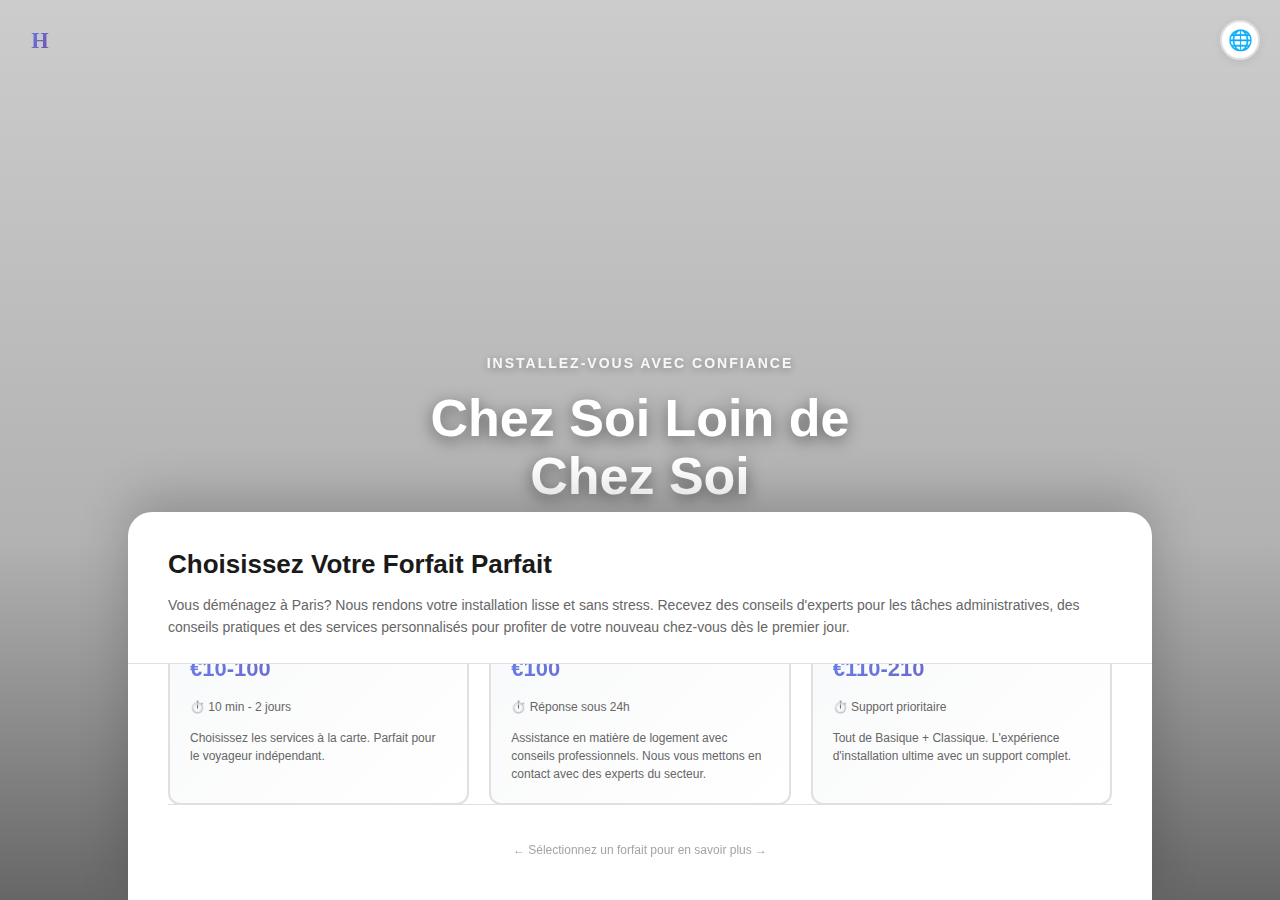
<file: landing-design-2.html>
<!DOCTYPE html>
<html lang="en">
<head>
    <meta charset="UTF-8">
    <meta name="viewport" content="width=device-width, initial-scale=1.0">
    <title>HOFH 🇫🇷</title>
    <link rel="icon" href="data:image/svg+xml,<svg xmlns='http://www.w3.org/2000/svg' viewBox='0 0 100 100'><text y='75' font-size='90'>🇫🇷</text></svg>" type="image/svg+xml">
    <style>
        /* ==================== VARIABLES ==================== */
        :root {
            --primary-color: #667eea;
            --secondary-color: #764ba2;
            --accent-color: #f97316;
            --light-bg: #f8f9fa;
            --text-dark: #1a1a1a;
            --text-light: #666666;
            --border-color: #e0e0e0;
            --shadow-sm: 0 2px 8px rgba(0, 0, 0, 0.08);
            --shadow-md: 0 8px 16px rgba(0, 0, 0, 0.1);
            --shadow-lg: 0 20px 40px rgba(0, 0, 0, 0.15);
        }

        /* ==================== RESET ==================== */
        * {
            margin: 0;
            padding: 0;
            box-sizing: border-box;
        }

        html {
            height: 100%;
            scroll-behavior: smooth;
        }

        body {
            font-family: -apple-system, BlinkMacSystemFont, 'Segoe UI', 'Helvetica Neue', sans-serif;
            background-color: #ffffff;
            color: var(--text-dark);
            line-height: 1.6;
            overflow: hidden;
            height: 100vh;
        }

        /* ==================== LOGO ==================== */
        .logo {
            position: fixed;
            top: 20px;
            left: 20px;
            z-index: 200;
            display: flex;
            align-items: center;
            gap: 8px;
            text-decoration: none;
            cursor: pointer;
        }

        .logo-svg {
            width: 40px;
            height: 40px;
        }

        .logo-text {
            font-size: 18px;
            font-weight: 700;
            background: linear-gradient(135deg, var(--primary-color) 0%, var(--secondary-color) 100%);
            -webkit-background-clip: text;
            -webkit-text-fill-color: transparent;
            background-clip: text;
            display: none;
        }

        /* ==================== LANGUAGE SELECTOR ==================== */
        .language-selector {
            position: fixed;
            top: 20px;
            right: 20px;
            z-index: 200;
        }

        .language-toggle {
            width: 40px;
            height: 40px;
            border: 2px solid var(--border-color);
            border-radius: 50%;
            background: white;
            cursor: pointer;
            font-size: 20px;
            display: flex;
            align-items: center;
            justify-content: center;
            transition: all 0.3s ease;
            font-weight: 600;
            box-shadow: var(--shadow-sm);
        }

        .language-toggle:hover {
            border-color: var(--primary-color);
            transform: scale(1.1);
        }

        .language-buttons {
            display: none;
            flex-direction: column;
            gap: 8px;
            position: absolute;
            top: 50px;
            right: 0;
            background: white;
            border: 2px solid var(--border-color);
            border-radius: 8px;
            padding: 8px;
            box-shadow: var(--shadow-md);
        }

        .language-buttons.active {
            display: flex;
        }

        .lang-btn {
            width: 40px;
            height: 40px;
            border: 2px solid var(--border-color);
            border-radius: 50%;
            background: white;
            cursor: pointer;
            font-size: 20px;
            display: flex;
            align-items: center;
            justify-content: center;
            transition: all 0.3s ease;
            font-weight: 600;
        }

        .lang-btn:hover {
            border-color: var(--primary-color);
            transform: scale(1.1);
        }

        .lang-btn.active {
            background: linear-gradient(135deg, var(--primary-color) 0%, var(--secondary-color) 100%);
            border-color: var(--primary-color);
            color: white;
            box-shadow: 0 4px 12px rgba(102, 126, 234, 0.3);
        }

        /* ==================== PAGE LAYOUT ==================== */
        .page-wrapper {
            position: relative;
            width: 100%;
            height: 100vh;
            display: flex;
            flex-direction: column;
        }

        /* ==================== HERO BACKGROUND ==================== */
        .hero-background {
            position: absolute;
            top: 0;
            left: 0;
            right: 0;
            bottom: 0;
            background: url('https://i.etsystatic.com/28657120/r/il/583209/3458990414/il_fullxfull.3458990414_eoq6.jpg');
            background-size: cover;
            background-position: center;
            z-index: 1;
        }

        .hero-background::before {
            content: '';
            position: absolute;
            top: 0;
            left: 0;
            right: 0;
            bottom: 0;
            background: linear-gradient(180deg, rgba(0,0,0,0.2) 0%, rgba(0,0,0,0.3) 60%, rgba(0,0,0,0.6) 100%);
            z-index: 2;
        }

        /* ==================== HERO CONTENT (CENTER) ==================== */
        .hero-center {
            position: absolute;
            top: 50%;
            left: 50%;
            transform: translate(-50%, -50%);
            z-index: 5;
            text-align: center;
            color: white;
            max-width: 600px;
            padding: 40px;
        }

        .hero-tagline {
            font-size: 14px;
            font-weight: 600;
            text-transform: uppercase;
            letter-spacing: 2px;
            opacity: 0.9;
            margin-bottom: 16px;
            text-shadow: 0 2px 8px rgba(0, 0, 0, 0.4);
        }

        .hero-main-title {
            font-size: 52px;
            font-weight: 800;
            margin-bottom: 12px;
            text-shadow: 0 4px 16px rgba(0, 0, 0, 0.5);
            line-height: 1.1;
        }

        .hero-impact {
            font-size: 20px;
            font-weight: 300;
            opacity: 0.95;
            text-shadow: 0 2px 8px rgba(0, 0, 0, 0.4);
        }

        /* ==================== CONTENT CONTAINER (Bottom) ==================== */
        .content-container {
            position: absolute;
            bottom: 0;
            left: 50%;
            transform: translateX(-50%);
            width: 80%;
            background: white;
            border-radius: 24px 24px 0 0;
            box-shadow: 0 -15px 50px rgba(0, 0, 0, 0.2);
            z-index: 10;
            max-height: 50vh;
            overflow-y: auto;
            display: flex;
            flex-direction: column;
        }

        /* ==================== CONTAINER HEADER ==================== */
        .container-header {
            padding: 32px 40px 24px;
            border-bottom: 1px solid var(--border-color);
            flex-shrink: 0;
        }

        .header-title {
            font-size: 26px;
            font-weight: 700;
            color: var(--text-dark);
            margin-bottom: 8px;
        }

        .header-description {
            font-size: 14px;
            color: var(--text-light);
            line-height: 1.6;
        }

        /* ==================== PACKAGES GRID ==================== */
        .container-content {
            padding: 120px 40px 24px 40px;
            flex: 1;
            overflow-y: auto;
            position: relative;
        }

        .packages-grid {
            display: grid;
            grid-template-columns: repeat(3, 1fr);
            gap: 20px;
            position: absolute;
            top: -70px;
            left: 50%;
            transform: translateX(-50%);
            width: calc(100% - 80px);
            z-index: 15;
        }

        /* ==================== PACKAGE CARD ==================== */
        .package-card {
            background: linear-gradient(135deg, #f8f9fa 0%, #ffffff 100%);
            border: 2px solid var(--border-color);
            border-radius: 12px;
            padding: 20px;
            cursor: pointer;
            transition: all 0.3s ease;
            position: relative;
            overflow: visible;
            display: flex;
            flex-direction: column;
            gap: 12px;
            min-height: 180px;
        }

        .package-card::before {
            content: '';
            position: absolute;
            top: 0;
            left: 0;
            right: 0;
            height: 3px;
            background: linear-gradient(90deg, var(--primary-color), var(--secondary-color));
            transform: scaleX(0);
            transform-origin: left;
            transition: transform 0.3s ease;
            border-radius: 12px 12px 0 0;
        }

        .package-card:hover,
        .package-card.active {
            border-color: var(--primary-color);
            box-shadow: var(--shadow-md);
            transform: translateY(-8px);
            background: white;
        }

        .package-card:hover::before,
        .package-card.active::before {
            transform: scaleX(1);
        }

        .package-header {
            display: flex;
            flex-direction: column;
            gap: 6px;
        }

        .package-name {
            font-size: 18px;
            font-weight: 700;
            color: var(--text-dark);
        }

        .package-price {
            font-size: 22px;
            font-weight: 700;
            background: linear-gradient(135deg, var(--primary-color) 0%, var(--secondary-color) 100%);
            -webkit-background-clip: text;
            -webkit-text-fill-color: transparent;
            background-clip: text;
        }

        .package-time {
            font-size: 12px;
            color: var(--text-light);
            display: flex;
            align-items: center;
            gap: 4px;
        }

        .package-description {
            font-size: 12px;
            color: var(--text-light);
            line-height: 1.5;
            flex: 1;
        }

        /* ==================== DETAILS SECTION ==================== */
        .details-section {
            display: grid;
            grid-template-columns: repeat(3, 1fr);
            gap: 20px;
            margin-top: 20px;
            padding-top: 20px;
            border-top: 1px solid var(--border-color);
        }

        .detail-box {
            background: linear-gradient(135deg, rgba(102, 126, 234, 0.08) 0%, rgba(118, 75, 162, 0.08) 100%);
            border: 1px solid var(--border-color);
            border-radius: 10px;
            padding: 16px;
            display: none;
            animation: slideIn 0.3s ease;
        }

        .detail-box.active {
            display: flex;
            flex-direction: column;
            gap: 10px;
            grid-column: 1 / -1;
        }

        @keyframes slideIn {
            from {
                opacity: 0;
                transform: translateY(10px);
            }
            to {
                opacity: 1;
                transform: translateY(0);
            }
        }

        .detail-title {
            font-size: 13px;
            font-weight: 700;
            color: var(--text-dark);
        }

        .detail-content {
            font-size: 11px;
            color: var(--text-light);
            line-height: 1.5;
        }

        .detail-content p {
            margin-bottom: 6px;
        }

        .detail-content ul {
            list-style: none;
            margin-top: 6px;
            display: flex;
            flex-direction: column;
            gap: 4px;
        }

        .detail-content li {
            padding-left: 16px;
            position: relative;
            font-size: 10px;
        }

        .detail-content li::before {
            content: '✓';
            position: absolute;
            left: 0;
            color: var(--primary-color);
            font-weight: bold;
        }

        .detail-cta-button {
            background: linear-gradient(135deg, var(--primary-color) 0%, var(--secondary-color) 100%);
            color: white;
            border: none;
            padding: 8px 16px;
            font-size: 11px;
            font-weight: 600;
            border-radius: 6px;
            cursor: pointer;
            transition: all 0.3s ease;
            margin-top: 8px;
            align-self: flex-start;
        }

        .detail-cta-button:hover {
            transform: translateY(-2px);
            box-shadow: 0 4px 12px rgba(102, 126, 234, 0.3);
        }

        .empty-details {
            grid-column: 1 / -1;
            text-align: center;
            color: var(--text-light);
            font-size: 12px;
            opacity: 0.6;
            padding: 16px;
        }

        /* ==================== RESPONSIVE ==================== */
        @media (max-width: 1200px) {
            .content-container {
                width: 85%;
            }

            .packages-grid {
                grid-template-columns: repeat(2, 1fr);
                gap: 16px;
            }

            .details-section {
                gap: 12px;
            }

            .container-header {
                padding: 24px 24px 20px;
            }

            .container-content {
                padding: 20px 24px;
            }
        }

        @media (max-width: 1024px) {
            .page-wrapper {
                height: auto;
                min-height: 100vh;
            }

            .hero-background {
                min-height: 60vh;
            }

            .hero-center {
                position: relative;
                top: auto;
                left: auto;
                transform: none;
                padding: 60px 40px;
            }

            .content-container {
                position: relative;
                bottom: auto;
                left: auto;
                transform: none;
                width: 90%;
                margin: 0 auto;
                border-radius: 0;
                max-height: none;
            }

            .packages-grid {
                grid-template-columns: 1fr;
                gap: 12px;
                position: static;
                top: auto;
                left: auto;
                right: auto;
                transform: none;
                width: auto;
                margin-bottom: 12px;
            }

            .container-content {
                padding: 16px;
                position: relative;
            }

            .container-header {
                padding: 20px 16px 16px;
            }

            .container-content {
                padding: 16px;
                position: relative;
            }
        }

        @media (max-width: 768px) {
            .hero-main-title {
                font-size: 36px;
            }

            .hero-impact {
                font-size: 16px;
            }

            .header-title {
                font-size: 22px;
            }

            .header-description {
                font-size: 12px;
            }

            .package-card {
                padding: 16px;
                min-height: 160px;
            }

            .package-name {
                font-size: 16px;
            }

            .package-price {
                font-size: 20px;
            }

            .content-container {
                width: 95%;
            }
        }

        @media (max-width: 480px) {
            .hero-main-title {
                font-size: 28px;
            }

            .hero-impact {
                font-size: 14px;
            }

            .header-title {
                font-size: 18px;
            }

            .header-description {
                font-size: 11px;
            }

            .container-header {
                padding: 16px 12px 12px;
            }

            .container-content {
                padding: 12px;
            }

            .package-card {
                padding: 12px;
                min-height: 140px;
            }

            .package-name {
                font-size: 14px;
            }

            .package-price {
                font-size: 18px;
            }

            .detail-box {
                padding: 12px;
            }

            .content-container {
                width: 100%;
                border-radius: 0;
            }
        }
    </style>
</head>
<body>
    <!-- LOGO -->
    <div class="logo">
        <svg class="logo-svg" viewBox="0 0 100 100" xmlns="http://www.w3.org/2000/svg">
            <defs>
                <linearGradient id="logoGradient" x1="0%" y1="0%" x2="100%" y2="100%">
                    <stop offset="0%" style="stop-color:#667eea;stop-opacity:1" />
                    <stop offset="100%" style="stop-color:#764ba2;stop-opacity:1" />
                </linearGradient>
            </defs>
            <rect width="100" height="100" fill="none"/>
            <text x="50" y="70" font-family="Georgia, serif" font-size="56" font-weight="bold" text-anchor="middle" fill="url(#logoGradient)">H</text>
            <line x1="15" y1="50" x2="85" y2="50" stroke="url(#logoGradient)" stroke-width="2" opacity="0.6"/>
        </svg>
        <span class="logo-text">HAFH</span>
    </div>

    <!-- LANGUAGE SELECTOR -->
    <div class="language-selector">
        <button class="language-toggle" onclick="toggleLanguageMenu()" title="Select Language">🌐</button>
        <div class="language-buttons" id="languageMenu">
            <button class="lang-btn active" data-lang="en" onclick="changeLanguage('en')" title="English">🇬🇧</button>
            <button class="lang-btn" data-lang="fr" onclick="changeLanguage('fr')" title="Français">🇫🇷</button>
            <button class="lang-btn" data-lang="es" onclick="changeLanguage('es')" title="Español">🇪🇸</button>
        </div>
    </div>

    <!-- PAGE WRAPPER -->
    <div class="page-wrapper">
        <!-- HERO BACKGROUND (Paris Sunset) -->
        <div class="hero-background"></div>

        <!-- HERO CENTER CONTENT -->
        <div class="hero-center">
            <div class="hero-tagline" data-i18n="tagline">Settle With Confidence</div>
            <h1 class="hero-main-title" data-i18n="title">Home Away From Home</h1>
            <p class="hero-impact" data-i18n="heroImpact">Your journey to Paris starts here</p>
        </div>

        <!-- CONTENT CONTAINER (Bottom) -->
        <div class="content-container">
            <!-- HEADER -->
            <div class="container-header">
                <h2 class="header-title" data-i18n="choosePackage">Choose Your Perfect Package</h2>
                <p class="header-description" data-i18n="desc">Moving to Paris? We make settling in smooth and stress-free. Get expert guidance through admin tasks, practical tips, and personalized services to help you enjoy your new home from day one.</p>
            </div>

            <!-- CONTENT -->
            <div class="container-content">
                <!-- PACKAGES GRID -->
                <div class="packages-grid">
                    <!-- BASIC PACKAGE -->
                    <div class="package-card" data-package="basic" onclick="selectPackage('basic')">
                        <div class="package-header">
                            <div class="package-name" data-i18n="basicName">🎯 Basic</div>
                            <div class="package-price">€10-100</div>
                        </div>
                        <div class="package-time" data-i18n="basicTime">⏱️ 10 min - 2 days</div>
                        <div class="package-description" data-i18n="basicDesc">
                            Pick and choose services à la carte. Perfect for the independent traveler.
                        </div>
                    </div>

                    <!-- CLASSIC PACKAGE -->
                    <div class="package-card" data-package="classic" onclick="selectPackage('classic')">
                        <div class="package-header">
                            <div class="package-name" data-i18n="classicName">⭐ Classic</div>
                            <div class="package-price">€100</div>
                        </div>
                        <div class="package-time" data-i18n="classicTime">⏱️ 24h response</div>
                        <div class="package-description" data-i18n="classicDesc">
                            Accommodation assistance with professional guidance. We connect you with industry experts.
                        </div>
                    </div>

                    <!-- VIP PACKAGE -->
                    <div class="package-card" data-package="vip" onclick="selectPackage('vip')">
                        <div class="package-header">
                            <div class="package-name" data-i18n="vipName">✨ VIP</div>
                            <div class="package-price">€110-210</div>
                        </div>
                        <div class="package-time" data-i18n="vipTime">⏱️ Priority support</div>
                        <div class="package-description" data-i18n="vipDesc">
                            Everything in Basic + Classic. The ultimate settlement experience with full support.
                        </div>
                    </div>
                </div>

                <!-- DETAILS SECTION -->
                <div class="details-section">
                    <!-- BASIC DETAILS -->
                    <div class="detail-box" data-package="basic">
                        <div class="detail-title" data-i18n="basicDetailTitle">Basic Package</div>
                        <div class="detail-content">
                            <p data-i18n="basicDetailDesc">Customize your experience by selecting only the services you need.</p>
                            <ul id="basicList">
                                <li>eSIM setup assistance</li>
                                <li>Internet box configuration</li>
                                <li>Bank account opening guidance</li>
                                <li>Transport card (Navigo) info</li>
                                <li>Insurance recommendations</li>
                                <li>And more...</li>
                            </ul>
                        </div>
                        <button class="detail-cta-button" onclick="navigateToPackage('basic')" data-i18n="ctaContinue">Continue →</button>
                    </div>

                    <!-- CLASSIC DETAILS -->
                    <div class="detail-box" data-package="classic">
                        <div class="detail-title" data-i18n="classicDetailTitle">Classic Package</div>
                        <div class="detail-content">
                            <p data-i18n="classicDetailDesc">We specialize in accommodation assistance and connect you with proven professionals.</p>
                            <ul id="classicList">
                                <li>Personalized accommodation search</li>
                                <li>Lease review & negotiation support</li>
                                <li>Connection to real estate professionals</li>
                                <li>Move-in checklist & guidance</li>
                                <li>24-hour response time</li>
                                <li>First-hand local knowledge</li>
                            </ul>
                        </div>
                        <button class="detail-cta-button" onclick="navigateToPackage('classic')" data-i18n="ctaContinue">Continue →</button>
                    </div>

                    <!-- VIP DETAILS -->
                    <div class="detail-box" data-package="vip">
                        <div class="detail-title" data-i18n="vipDetailTitle">VIP Package</div>
                        <div class="detail-content">
                            <p data-i18n="vipDetailDesc">Get everything you need to settle comfortably in Paris. Full support from all our services.</p>
                            <ul id="vipList">
                                <li>All Basic package services</li>
                                <li>All Classic package services</li>
                                <li>Priority support & faster responses</li>
                                <li>Administrative task assistance</li>
                                <li>Integration tips & local insights</li>
                                <li>Dedicated support team</li>
                            </ul>
                        </div>
                        <button class="detail-cta-button" onclick="navigateToPackage('vip')" data-i18n="ctaContinue">Continue →</button>
                    </div>

                    <!-- EMPTY STATE -->
                    <div class="empty-details" id="emptyState">
                        <p data-i18n="selectPackage">← Select a package to learn more →</p>
                    </div>
                </div>
            </div>
        </div>
    </div>

    <script>
        // Translation Dictionary
        const translations = {
            en: {
                tagline: 'Settle With Confidence',
                title: 'Home Away From Home',
                heroImpact: 'Your journey to Paris starts here',
                desc: 'Moving to Paris? We make settling in smooth and stress-free. Get expert guidance through admin tasks, practical tips, and personalized services to help you enjoy your new home from day one.',
                choosePackage: 'Choose Your Perfect Package',
                selectPackage: '← Select a package to learn more →',
                basicName: '🎯 Basic',
                basicTime: '⏱️ 10 min - 2 days',
                basicDesc: 'Pick and choose services à la carte. Perfect for the independent traveler.',
                classicName: '⭐ Classic',
                classicTime: '⏱️ 24h response',
                classicDesc: 'Accommodation assistance with professional guidance. We connect you with industry experts.',
                vipName: '✨ VIP',
                vipTime: '⏱️ Priority support',
                vipDesc: 'Everything in Basic + Classic. The ultimate settlement experience with full support.',
                basicDetailTitle: 'Basic Package - À La Carte Services',
                basicDetailDesc: 'Customize your experience by selecting only the services you need.',
                classicDetailTitle: 'Classic Package - Accommodation Focus',
                classicDetailDesc: 'We specialize in accommodation assistance and connect you with proven professionals.',
                vipDetailTitle: 'VIP Package - Complete Settlement',
                vipDetailDesc: 'Get everything you need to settle comfortably in Paris. Full support from all our services.',
                ctaContinue: 'Continue'
            },
            fr: {
                tagline: 'Installez-vous avec Confiance',
                title: 'Chez Soi Loin de Chez Soi',
                heroImpact: 'Votre voyage vers Paris commence ici',
                desc: 'Vous déménagez à Paris? Nous rendons votre installation lisse et sans stress. Recevez des conseils d\'experts pour les tâches administratives, des conseils pratiques et des services personnalisés pour profiter de votre nouveau chez-vous dès le premier jour.',
                choosePackage: 'Choisissez Votre Forfait Parfait',
                selectPackage: '← Sélectionnez un forfait pour en savoir plus →',
                basicName: '🎯 Basique',
                basicTime: '⏱️ 10 min - 2 jours',
                basicDesc: 'Choisissez les services à la carte. Parfait pour le voyageur indépendant.',
                classicName: '⭐ Classique',
                classicTime: '⏱️ Réponse sous 24h',
                classicDesc: 'Assistance en matière de logement avec conseils professionnels. Nous vous mettons en contact avec des experts du secteur.',
                vipName: '✨ VIP',
                vipTime: '⏱️ Support prioritaire',
                vipDesc: 'Tout de Basique + Classique. L\'expérience d\'installation ultime avec un support complet.',
                basicDetailTitle: 'Forfait Basique - Services À La Carte',
                basicDetailDesc: 'Personnalisez votre expérience en sélectionnant uniquement les services dont vous avez besoin.',
                classicDetailTitle: 'Forfait Classique - Accent sur le Logement',
                classicDetailDesc: 'Nous nous spécialisons dans l\'assistance en matière de logement et vous mettons en contact avec des professionnels éprouvés.',
                vipDetailTitle: 'Forfait VIP - Installation Complète',
                vipDetailDesc: 'Obtenez tout ce dont vous avez besoin pour vous installer confortablement à Paris. Support complet de tous nos services.',
                ctaContinue: 'Continuer'
            },
            es: {
                tagline: 'Instálate con Confianza',
                title: 'Hogar Lejos del Hogar',
                heroImpact: 'Tu viaje a París comienza aquí',
                desc: '¿Te mudas a París? Hacemos que tu instalación sea suave y sin estrés. Recibe orientación experta a través de tareas administrativas, consejos prácticos y servicios personalizados para disfrutar tu nuevo hogar desde el primer día.',
                choosePackage: 'Elige Tu Paquete Perfecto',
                selectPackage: '← Elige un paquete para saber más →',
                basicName: '🎯 Básico',
                basicTime: '⏱️ 10 min - 2 días',
                basicDesc: 'Elige y selecciona servicios à la carte. Perfecto para el viajero independiente.',
                classicName: '⭐ Clásico',
                classicTime: '⏱️ Respuesta en 24h',
                classicDesc: 'Asistencia de alojamiento con orientación profesional. Te conectamos con expertos de la industria.',
                vipName: '✨ VIP',
                vipTime: '⏱️ Soporte prioritario',
                vipDesc: 'Todo en Básico + Clásico. La experiencia de instalación definitiva con soporte completo.',
                basicDetailTitle: 'Paquete Básico - Servicios À La Carte',
                basicDetailDesc: 'Personaliza tu experiencia seleccionando solo los servicios que necesitas.',
                classicDetailTitle: 'Paquete Clásico - Enfoque en Alojamiento',
                classicDetailDesc: 'Nos especializamos en asistencia de alojamiento y te conectamos con profesionales probados.',
                vipDetailTitle: 'Paquete VIP - Instalación Completa',
                vipDetailDesc: 'Obtén todo lo que necesitas para instalarte cómodamente en París. Soporte completo de todos nuestros servicios.',
                ctaContinue: 'Continuar'
            }
        };

        // Detailed list items for each package
        const detailedLists = {
            en: {
                basicList: [
                    'eSIM setup assistance',
                    'Internet box configuration',
                    'Bank account opening guidance',
                    'Transport card (Navigo) info',
                    'Insurance recommendations',
                    'And more...'
                ],
                classicList: [
                    'Personalized accommodation search',
                    'Lease review & negotiation support',
                    'Connection to real estate professionals',
                    'Move-in checklist & guidance',
                    '24-hour response time',
                    'First-hand local knowledge'
                ],
                vipList: [
                    'All Basic package services',
                    'All Classic package services',
                    'Priority support & faster responses',
                    'Administrative task assistance',
                    'Integration tips & local insights',
                    'Dedicated support team'
                ]
            },
            fr: {
                basicList: [
                    'Assistance de configuration eSIM',
                    'Configuration de la box Internet',
                    'Conseils d\'ouverture de compte bancaire',
                    'Information sur la carte de transport (Navigo)',
                    'Recommandations d\'assurance',
                    'Et plus...'
                ],
                classicList: [
                    'Recherche personnalisée de logement',
                    'Support en matière de révision et de négociation de bail',
                    'Connexion avec des professionnels de l\'immobilier',
                    'Liste de contrôle d\'installation et guide',
                    'Temps de réponse de 24 heures',
                    'Connaissance locale directe'
                ],
                vipList: [
                    'Tous les services du forfait Basique',
                    'Tous les services du forfait Classique',
                    'Support prioritaire et réponses plus rapides',
                    'Assistance pour les tâches administratives',
                    'Conseils d\'intégration et aperçus locaux',
                    'Équipe de support dédiée'
                ]
            },
            es: {
                basicList: [
                    'Asistencia de configuración de eSIM',
                    'Configuración de caja de Internet',
                    'Guía para apertura de cuenta bancaria',
                    'Información de tarjeta de transporte (Navigo)',
                    'Recomendaciones de seguros',
                    'Y más...'
                ],
                classicList: [
                    'Búsqueda personalizada de alojamiento',
                    'Apoyo en revisión y negociación de arrendamiento',
                    'Conexión con profesionales inmobiliarios',
                    'Lista de verificación de mudanza y guía',
                    'Tiempo de respuesta de 24 horas',
                    'Conocimiento local de primera mano'
                ],
                vipList: [
                    'Todos los servicios del paquete Básico',
                    'Todos los servicios del paquete Clásico',
                    'Soporte prioritario y respuestas más rápidas',
                    'Asistencia en tareas administrativas',
                    'Consejos de integración e información local',
                    'Equipo de soporte dedicado'
                ]
            }
        };

        let currentLanguage = localStorage.getItem('language') || 'en';

        window.addEventListener('DOMContentLoaded', function() {
            changeLanguage(currentLanguage);
        });

        function changeLanguage(lang) {
            currentLanguage = lang;
            localStorage.setItem('language', lang);
            
            document.querySelectorAll('.lang-btn').forEach(btn => {
                btn.classList.remove('active');
                if (btn.getAttribute('data-lang') === lang) {
                    btn.classList.add('active');
                }
            });
            
            document.querySelectorAll('[data-i18n]').forEach(element => {
                const key = element.getAttribute('data-i18n');
                if (translations[lang] && translations[lang][key]) {
                    element.textContent = translations[lang][key];
                }
            });

            if (detailedLists[lang]) {
                updateListItems('basicList', detailedLists[lang].basicList);
                updateListItems('classicList', detailedLists[lang].classicList);
                updateListItems('vipList', detailedLists[lang].vipList);
            }
        }

        function updateListItems(elementId, items) {
            const listElement = document.getElementById(elementId);
            if (listElement) {
                listElement.innerHTML = '';
                items.forEach(item => {
                    const li = document.createElement('li');
                    li.textContent = item;
                    listElement.appendChild(li);
                });
            }
        }

        function selectPackage(packageName) {
            document.querySelectorAll('.package-card').forEach(card => {
                card.classList.remove('active');
            });
            document.querySelectorAll('.detail-box').forEach(box => {
                box.classList.remove('active');
            });
            document.getElementById('emptyState').style.display = 'block';

            const selectedCard = document.querySelector(`[data-package="${packageName}"].package-card`);
            const selectedBox = document.querySelector(`[data-package="${packageName}"].detail-box`);
            
            if (selectedCard && selectedCard.classList.contains('active')) {
                selectedCard.classList.remove('active');
                selectedBox.classList.remove('active');
                document.getElementById('emptyState').style.display = 'block';
            } else {
                if (selectedCard) selectedCard.classList.add('active');
                if (selectedBox) selectedBox.classList.add('active');
                document.getElementById('emptyState').style.display = 'none';
            }
        }

        function navigateToPackage(packageName) {
            sessionStorage.setItem('selectedPackage', packageName);
            const packagePages = {
                'basic': 'basic.html',
                'classic': 'classic.html',
                'vip': 'vip.html'
            };
            window.location.href = packagePages[packageName] || 'quiz.html';
        }

        function toggleLanguageMenu() {
            const menu = document.getElementById('languageMenu');
            menu.classList.toggle('active');
        }

        document.addEventListener('click', function(event) {
            const languageSelector = document.querySelector('.language-selector');
            if (!languageSelector.contains(event.target)) {
                document.getElementById('languageMenu').classList.remove('active');
            }
        });
    </script>
</body>
</html>
</file>
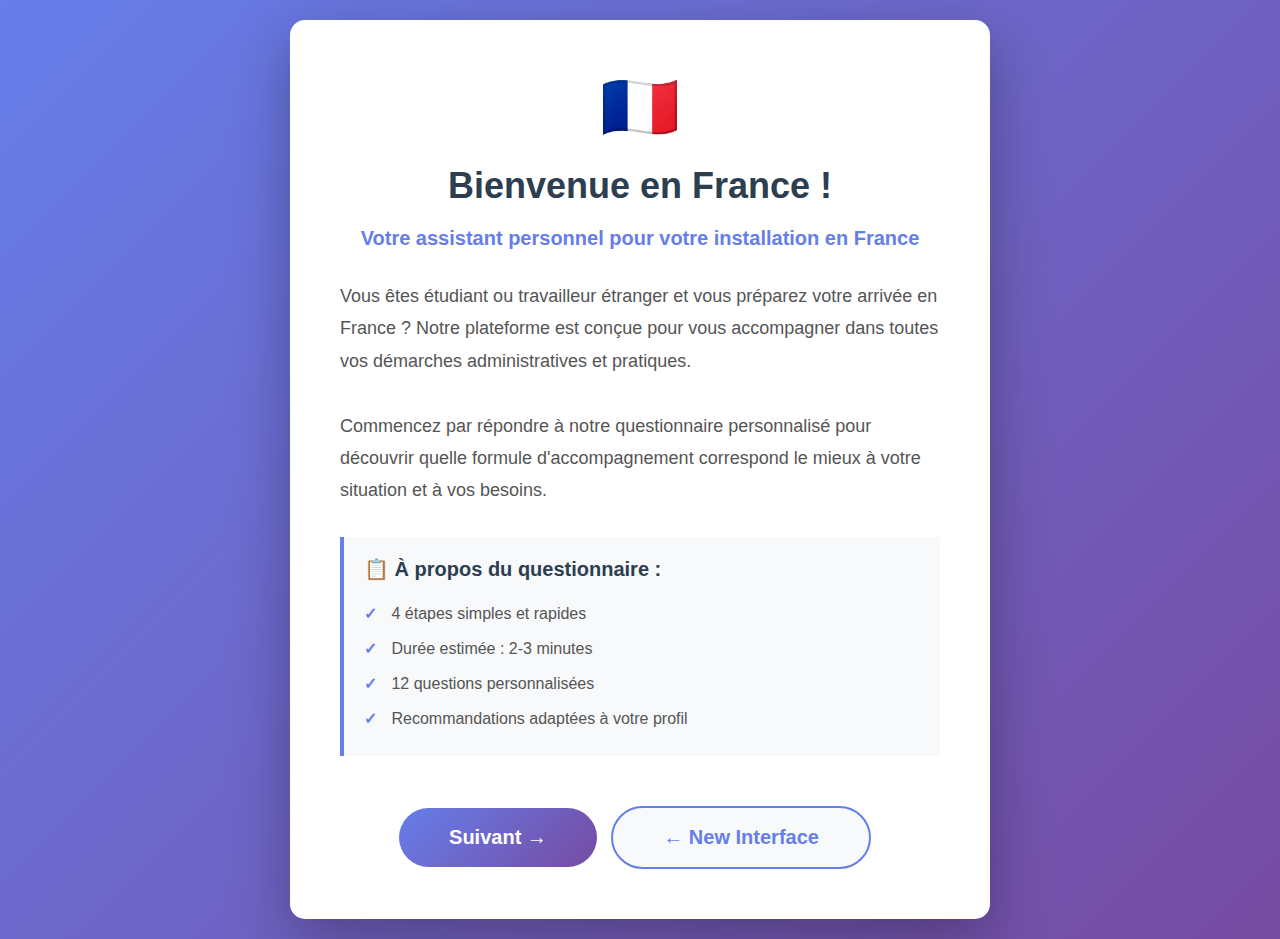
<file: old-interface.html>
<!DOCTYPE html>
<html lang="fr">
<head>
    <meta charset="UTF-8">
    <meta name="viewport" content="width=device-width, initial-scale=1.0">
    <title>Bienvenue en France - LDC Quinta</title>
    <style>
        * {
            margin: 0;
            padding: 0;
            box-sizing: border-box;
        }

        body {
            font-family: 'Segoe UI', Tahoma, Geneva, Verdana, sans-serif;
            background: linear-gradient(135deg, #667eea 0%, #764ba2 100%);
            min-height: 100vh;
            display: flex;
            align-items: center;
            justify-content: center;
            padding: 20px;
        }

        .container {
            background: white;
            padding: 50px;
            border-radius: 15px;
            box-shadow: 0 20px 60px rgba(0,0,0,0.3);
            max-width: 700px;
            width: 100%;
            text-align: center;
        }

        h1 {
            color: #2c3e50;
            font-size: 36px;
            margin-bottom: 20px;
        }

        .subtitle {
            color: #667eea;
            font-size: 20px;
            font-weight: 600;
            margin-bottom: 30px;
        }

        .description {
            color: #555;
            font-size: 18px;
            line-height: 1.8;
            margin-bottom: 30px;
            text-align: left;
        }

        .quiz-info {
            background: #f8f9fa;
            border-left: 4px solid #667eea;
            padding: 20px;
            margin: 30px 0;
            text-align: left;
        }

        .quiz-info h3 {
            color: #2c3e50;
            margin-bottom: 15px;
            font-size: 20px;
        }

        .quiz-info ul {
            list-style: none;
            padding: 0;
        }

        .quiz-info li {
            color: #555;
            padding: 8px 0;
            font-size: 16px;
        }

        .quiz-info li:before {
            content: "✓ ";
            color: #667eea;
            font-weight: bold;
            margin-right: 10px;
        }

        .cta-button {
            background: linear-gradient(135deg, #667eea 0%, #764ba2 100%);
            color: white;
            border: none;
            padding: 18px 50px;
            font-size: 20px;
            font-weight: 600;
            border-radius: 50px;
            cursor: pointer;
            transition: transform 0.3s, box-shadow 0.3s;
            margin-top: 20px;
            margin-right: 10px;
        }

        .cta-button:hover {
            transform: translateY(-2px);
            box-shadow: 0 10px 30px rgba(102, 126, 234, 0.4);
        }

        .cta-button:active {
            transform: translateY(0);
        }

        .back-button {
            background: #f8f9fa;
            color: #667eea;
            border: 2px solid #667eea;
        }

        .back-button:hover {
            background: #667eea;
            color: white;
        }

        .icon {
            font-size: 64px;
            margin-bottom: 20px;
        }

        @media (max-width: 600px) {
            .container {
                padding: 30px 20px;
            }

            h1 {
                font-size: 28px;
            }

            .subtitle {
                font-size: 18px;
            }

            .cta-button {
                display: block;
                width: 100%;
                margin: 10px 0;
            }
        }
    </style>
</head>
<body>
    <div class="container">
        <div class="icon">🇫🇷</div>
        <h1>Bienvenue en France !</h1>
        <p class="subtitle">Votre assistant personnel pour votre installation en France</p>
        
        <div class="description">
            <p>Vous êtes étudiant ou travailleur étranger et vous préparez votre arrivée en France ? 
            Notre plateforme est conçue pour vous accompagner dans toutes vos démarches administratives 
            et pratiques.</p>
            <br>
            <p>Commencez par répondre à notre questionnaire personnalisé pour découvrir quelle formule 
            d'accompagnement correspond le mieux à votre situation et à vos besoins.</p>
        </div>

        <div class="quiz-info">
            <h3>📋 À propos du questionnaire :</h3>
            <ul>
                <li>4 étapes simples et rapides</li>
                <li>Durée estimée : 2-3 minutes</li>
                <li>12 questions personnalisées</li>
                <li>Recommandations adaptées à votre profil</li>
            </ul>
        </div>

        <button class="cta-button" onclick="window.location.href='quiz.html'">
            Suivant →
        </button>
        <button class="cta-button back-button" onclick="window.location.href='index.html'">
            ← New Interface
        </button>
    </div>
</body>
</html>
</file>
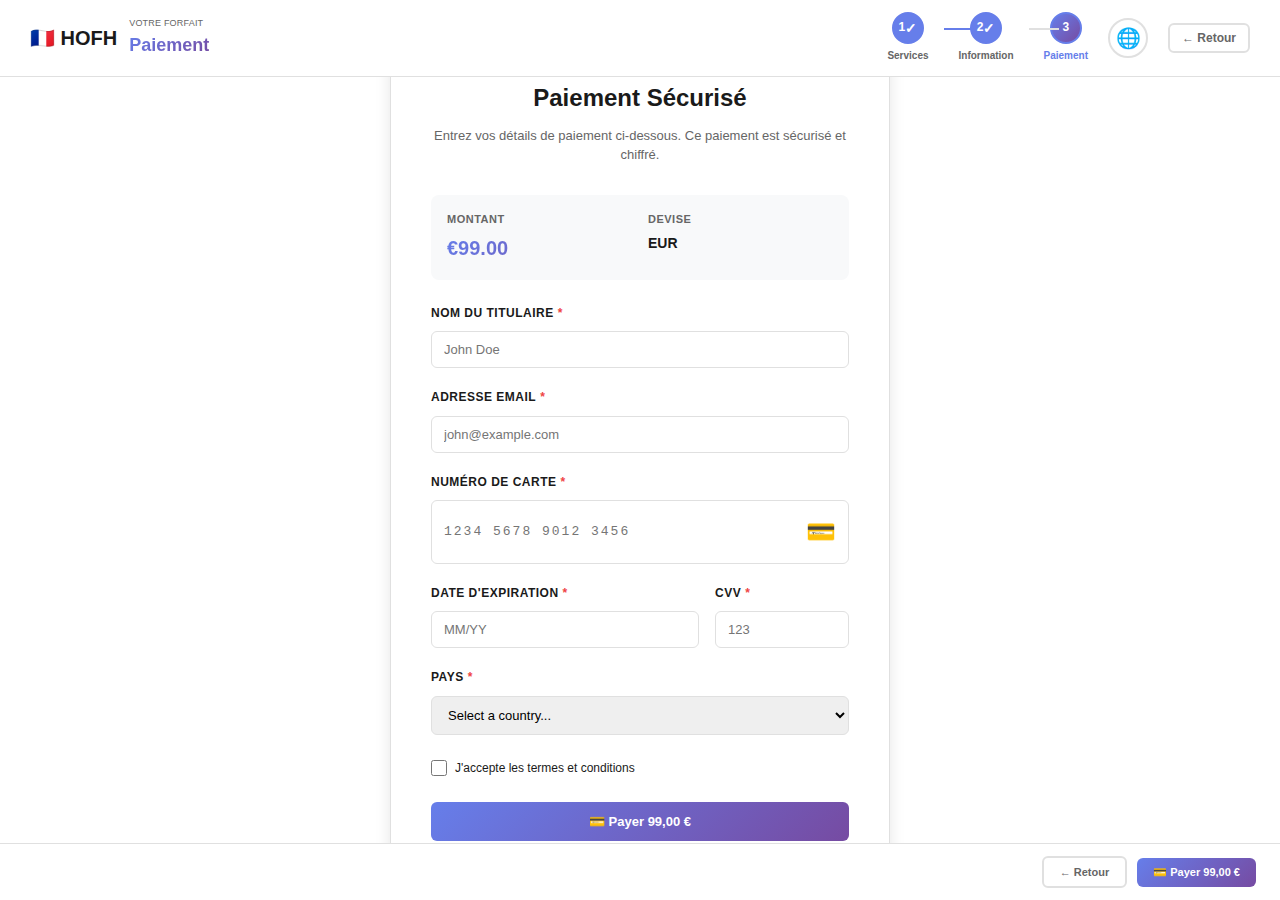
<file: payment.html>
<!DOCTYPE html>
<html lang="en">
<head>
    <meta charset="UTF-8">
    <meta name="viewport" content="width=device-width, initial-scale=1.0">
    <title>Payment - HOFH 🇫🇷</title>
    <link rel="icon" href="data:image/svg+xml,<svg xmlns='http://www.w3.org/2000/svg' viewBox='0 0 100 100'><text y='75' font-size='90'>🇫🇷</text></svg>" type="image/svg+xml">
    <style>
        /* ==================== VARIABLES ==================== */
        :root {
            --primary-color: #667eea;
            --secondary-color: #764ba2;
            --accent-color: #f97316;
            --light-bg: #f8f9fa;
            --text-dark: #1a1a1a;
            --text-light: #666666;
            --border-color: #e0e0e0;
            --shadow-sm: 0 2px 8px rgba(0, 0, 0, 0.08);
            --shadow-md: 0 8px 16px rgba(0, 0, 0, 0.1);
            --shadow-lg: 0 20px 40px rgba(0, 0, 0, 0.15);
            --success-color: #10b981;
            --error-color: #ef4444;
        }

        /* ==================== RESET ==================== */
        * {
            margin: 0;
            padding: 0;
            box-sizing: border-box;
        }

        html {
            scroll-behavior: smooth;
        }

        body {
            font-family: -apple-system, BlinkMacSystemFont, 'Segoe UI', 'Helvetica Neue', sans-serif;
            background-color: #ffffff;
            color: var(--text-dark);
            line-height: 1.6;
            overflow-x: hidden;
            display: flex;
            flex-direction: column;
            height: 100vh;
        }

        /* ==================== LANGUAGE SELECTOR ==================== */
        .language-selector {
            position: relative;
            z-index: 200;
        }

        .language-toggle {
            width: 40px;
            height: 40px;
            border: 2px solid var(--border-color);
            border-radius: 50%;
            background: white;
            cursor: pointer;
            font-size: 20px;
            display: flex;
            align-items: center;
            justify-content: center;
            transition: all 0.3s ease;
            font-weight: 600;
        }

        .language-toggle:hover {
            border-color: var(--primary-color);
            transform: scale(1.1);
        }

        .language-buttons {
            display: none;
            flex-direction: column;
            gap: 8px;
            position: absolute;
            top: 50px;
            right: 0;
            background: white;
            border: 2px solid var(--border-color);
            border-radius: 8px;
            padding: 8px;
            box-shadow: var(--shadow-md);
        }

        .language-buttons.active {
            display: flex;
        }

        .lang-btn {
            width: 40px;
            height: 40px;
            border: 2px solid var(--border-color);
            border-radius: 50%;
            background: white;
            cursor: pointer;
            font-size: 20px;
            display: flex;
            align-items: center;
            justify-content: center;
            transition: all 0.3s ease;
            font-weight: 600;
        }

        .lang-btn:hover {
            border-color: var(--primary-color);
            transform: scale(1.1);
        }

        .lang-btn.active {
            background: linear-gradient(135deg, var(--primary-color) 0%, var(--secondary-color) 100%);
            border-color: var(--primary-color);
            color: white;
            box-shadow: 0 4px 12px rgba(102, 126, 234, 0.3);
        }

        /* ==================== STEP INDICATOR ==================== */
        .step-indicator {
            padding: 12px 30px;
            background: white;
            border-bottom: 1px solid var(--border-color);
        }

        .steps {
            display: flex;
            justify-content: center;
            gap: 30px;
            max-width: 350px;
            margin: 0;
        }

        .step {
            display: flex;
            flex-direction: column;
            align-items: center;
            gap: 4px;
            position: relative;
        }

        .step-number {
            width: 32px;
            height: 32px;
            border-radius: 50%;
            background: var(--light-bg);
            border: 2px solid var(--border-color);
            display: flex;
            align-items: center;
            justify-content: center;
            font-weight: 700;
            color: var(--text-light);
            font-size: 12px;
            transition: all 0.3s ease;
        }

        .step.active .step-number {
            background: linear-gradient(135deg, var(--primary-color) 0%, var(--secondary-color) 100%);
            border-color: var(--primary-color);
            color: white;
        }

        .step.completed .step-number {
            background: var(--primary-color);
            border-color: var(--primary-color);
            color: white;
        }

        .step.completed .step-number::after {
            content: '✓';
            font-size: 14px;
        }

        .step-label {
            font-size: 10px;
            font-weight: 600;
            color: var(--text-light);
            text-align: center;
        }

        .step.active .step-label {
            color: var(--primary-color);
        }

        .step-connector {
            position: absolute;
            top: 16px;
            left: -15px;
            width: 30px;
            height: 2px;
            background: var(--border-color);
        }

        .step.completed .step-connector {
            background: var(--primary-color);
        }

        .step:first-child .step-connector {
            display: none;
        }

        /* ==================== HEADER ==================== */
        .page-header {
            padding: 12px 30px;
            background: white;
            display: flex;
            justify-content: space-between;
            align-items: center;
            flex-shrink: 0;
            gap: 20px;
            border-bottom: 1px solid var(--border-color);
        }

        .header-left {
            display: flex;
            align-items: center;
            gap: 12px;
            flex: 1;
        }

        .logo {
            font-size: 20px;
            font-weight: 700;
            color: var(--text-dark);
        }

        .package-title {
            display: flex;
            flex-direction: column;
            gap: 0;
        }

        .package-title .subtitle {
            font-size: 9px;
            color: var(--text-light);
            text-transform: uppercase;
            letter-spacing: 0.2px;
        }

        .package-title .name {
            font-size: 18px;
            font-weight: 700;
            background: linear-gradient(135deg, var(--primary-color) 0%, var(--secondary-color) 100%);
            -webkit-background-clip: text;
            -webkit-text-fill-color: transparent;
            background-clip: text;
        }

        .back-button {
            padding: 6px 12px;
            border: 2px solid var(--border-color);
            background: white;
            border-radius: 6px;
            cursor: pointer;
            font-weight: 600;
            color: var(--text-light);
            transition: all 0.3s ease;
            font-size: 12px;
            white-space: nowrap;
        }

        .back-button:hover {
            border-color: var(--primary-color);
            color: var(--primary-color);
        }

        /* ==================== MAIN LAYOUT ==================== */
        .page-container {
            display: flex;
            flex: 1;
            overflow: hidden;
            gap: 0;
        }

        .form-container {
            flex: 1;
            display: flex;
            flex-direction: column;
            overflow: hidden;
        }

        .form-scrollable {
            flex: 1;
            overflow-y: auto;
            padding: 24px;
            display: flex;
            align-items: center;
            justify-content: center;
        }

        .payment-card {
            background: white;
            border: 1px solid var(--border-color);
            border-radius: 12px;
            padding: 40px;
            max-width: 500px;
            width: 100%;
            box-shadow: var(--shadow-md);
        }

        /* ==================== PAYMENT FORM ==================== */
        .payment-form {
            display: block;
        }

        .payment-form.hidden {
            display: none;
        }

        .form-title {
            font-size: 24px;
            font-weight: 700;
            color: var(--text-dark);
            margin-bottom: 8px;
            text-align: center;
        }

        .form-description {
            font-size: 13px;
            color: var(--text-light);
            margin-bottom: 30px;
            text-align: center;
            line-height: 1.5;
        }

        .payment-summary {
            background: var(--light-bg);
            border-radius: 8px;
            padding: 16px;
            margin-bottom: 24px;
            display: grid;
            grid-template-columns: 1fr 1fr;
            gap: 16px;
        }

        .summary-item {
            display: flex;
            flex-direction: column;
            gap: 4px;
        }

        .summary-label {
            font-size: 11px;
            color: var(--text-light);
            text-transform: uppercase;
            letter-spacing: 0.5px;
            font-weight: 600;
        }

        .summary-value {
            font-size: 14px;
            font-weight: 700;
            color: var(--text-dark);
        }

        .summary-value.price {
            background: linear-gradient(135deg, var(--primary-color) 0%, var(--secondary-color) 100%);
            -webkit-background-clip: text;
            -webkit-text-fill-color: transparent;
            background-clip: text;
            font-size: 20px;
        }

        .form-group {
            margin-bottom: 20px;
        }

        .form-label {
            display: block;
            font-size: 12px;
            font-weight: 600;
            color: var(--text-dark);
            margin-bottom: 8px;
            text-transform: uppercase;
            letter-spacing: 0.5px;
        }

        .form-label.required::after {
            content: '*';
            color: var(--error-color);
            margin-left: 4px;
        }

        .form-input,
        .form-select {
            width: 100%;
            padding: 10px 12px;
            border: 1px solid var(--border-color);
            border-radius: 6px;
            font-size: 13px;
            font-family: inherit;
            transition: all 0.2s ease;
        }

        .form-input:focus,
        .form-select:focus {
            outline: none;
            border-color: var(--primary-color);
            box-shadow: 0 0 0 3px rgba(102, 126, 234, 0.1);
        }

        .form-row {
            display: grid;
            grid-template-columns: 1fr 1fr;
            gap: 16px;
        }

        .form-row-full {
            grid-column: 1 / -1;
        }

        .card-input-group {
            background: white;
            border: 1px solid var(--border-color);
            border-radius: 6px;
            padding: 12px;
            display: flex;
            gap: 10px;
            align-items: center;
            transition: all 0.2s ease;
        }

        .card-input-group:focus-within {
            border-color: var(--primary-color);
            box-shadow: 0 0 0 3px rgba(102, 126, 234, 0.1);
        }

        .card-input-group input {
            flex: 1;
            border: none;
            outline: none;
            font-size: 13px;
            font-family: 'Courier New', monospace;
            letter-spacing: 2px;
        }

        .card-brand-icon {
            font-size: 24px;
            min-width: 30px;
            text-align: center;
        }

        .cvv-input-group {
            display: grid;
            grid-template-columns: 2fr 1fr;
            gap: 16px;
        }

        .cvv-input-group .form-group {
            margin-bottom: 0;
        }

        .checkbox-group {
            display: flex;
            align-items: center;
            gap: 8px;
            margin: 24px 0;
        }

        .checkbox-group input[type="checkbox"] {
            width: 16px;
            height: 16px;
            cursor: pointer;
            accent-color: var(--primary-color);
        }

        .checkbox-group label {
            font-size: 12px;
            color: var(--text-dark);
            cursor: pointer;
            flex: 1;
        }

        /* ==================== SUCCESS SCREEN ==================== */
        .success-screen {
            display: none;
            text-align: center;
        }

        .success-screen.show {
            display: block;
            animation: fadeInScale 0.5s ease;
        }

        @keyframes fadeInScale {
            from {
                opacity: 0;
                transform: scale(0.95);
            }
            to {
                opacity: 1;
                transform: scale(1);
            }
        }

        .success-icon {
            font-size: 64px;
            margin-bottom: 16px;
            animation: bounce 0.6s ease;
        }

        @keyframes bounce {
            0%, 100% { transform: translateY(0); }
            50% { transform: translateY(-10px); }
        }

        .success-title {
            font-size: 24px;
            font-weight: 700;
            color: var(--success-color);
            margin-bottom: 8px;
        }

        .success-message {
            font-size: 14px;
            color: var(--text-light);
            margin-bottom: 24px;
            line-height: 1.6;
        }

        .email-notification {
            background: linear-gradient(135deg, rgba(16, 185, 129, 0.05) 0%, rgba(16, 185, 129, 0.02) 100%);
            border: 1px solid rgba(16, 185, 129, 0.2);
            border-radius: 8px;
            padding: 16px;
            margin: 24px 0;
            display: flex;
            align-items: center;
            gap: 12px;
        }

        .email-icon {
            font-size: 24px;
            flex-shrink: 0;
        }

        .email-text {
            text-align: left;
            flex: 1;
        }

        .email-text .label {
            font-size: 11px;
            color: var(--success-color);
            text-transform: uppercase;
            letter-spacing: 0.5px;
            font-weight: 600;
            margin-bottom: 2px;
        }

        .email-text .address {
            font-size: 13px;
            color: var(--text-dark);
            font-weight: 600;
        }

        .transaction-details {
            background: var(--light-bg);
            border-radius: 8px;
            padding: 16px;
            margin: 24px 0;
            text-align: left;
        }

        .transaction-detail {
            display: flex;
            justify-content: space-between;
            align-items: center;
            padding: 8px 0;
            font-size: 12px;
            border-bottom: 1px solid var(--border-color);
        }

        .transaction-detail:last-child {
            border-bottom: none;
        }

        .transaction-detail .label {
            color: var(--text-light);
            font-weight: 600;
        }

        .transaction-detail .value {
            color: var(--text-dark);
            font-weight: 700;
        }

        /* ==================== FIXED FOOTER ==================== */
        .page-footer {
            background: white;
            border-top: 1px solid var(--border-color);
            padding: 12px 24px;
            display: flex;
            justify-content: flex-end;
            align-items: center;
            gap: 10px;
            flex-shrink: 0;
            position: relative;
            z-index: 100;
        }

        .cta-button {
            padding: 8px 16px;
            border: none;
            border-radius: 6px;
            font-size: 11px;
            font-weight: 600;
            cursor: pointer;
            transition: all 0.3s ease;
            white-space: nowrap;
        }

        .cta-button.primary {
            background: linear-gradient(135deg, var(--primary-color) 0%, var(--secondary-color) 100%);
            color: white;
        }

        .cta-button.primary:hover {
            transform: translateY(-1px);
            box-shadow: 0 4px 8px rgba(102, 126, 234, 0.3);
        }

        .cta-button.primary:disabled {
            opacity: 0.5;
            cursor: not-allowed;
            transform: none;
        }

        .cta-button.secondary {
            background: white;
            color: var(--text-light);
            border: 2px solid var(--border-color);
        }

        .cta-button.secondary:hover {
            border-color: var(--primary-color);
            color: var(--primary-color);
        }

        /* ==================== RESPONSIVE ==================== */
        @media (max-width: 768px) {
            .page-header {
                flex-direction: column;
                gap: 16px;
                padding: 20px;
            }

            .header-left {
                width: 100%;
                justify-content: space-between;
            }

            .payment-card {
                padding: 24px;
            }

            .form-row {
                grid-template-columns: 1fr;
            }

            .page-footer {
                flex-direction: column;
                padding: 12px;
            }

            .footer-buttons {
                width: 100%;
            }

            .cta-button {
                flex: 1;
            }
        }

        @media (max-width: 480px) {
            .page-header {
                padding: 16px;
            }

            .payment-card {
                padding: 16px;
                margin: 0 12px;
            }

            .form-scrollable {
                padding: 16px;
            }

            .payment-summary {
                grid-template-columns: 1fr;
            }
        }

        /* ==================== SCROLLBAR STYLING ==================== */
        .form-scrollable::-webkit-scrollbar {
            width: 6px;
        }

        .form-scrollable::-webkit-scrollbar-track {
            background: var(--light-bg);
        }

        .form-scrollable::-webkit-scrollbar-thumb {
            background: var(--border-color);
            border-radius: 3px;
        }

        .form-scrollable::-webkit-scrollbar-thumb:hover {
            background: #999;
        }
    </style>
</head>
<body>
    <!-- PAGE HEADER -->
    <header class="page-header">
        <div class="header-left">
            <div class="logo">🇫🇷 HOFH</div>
            <div class="package-title">
                <div class="subtitle" data-i18n="packageLabel">Your Package</div>
                <div class="name" data-i18n="paymentTitle">Payment</div>
            </div>
        </div>
        
        <!-- STEP INDICATOR IN HEADER -->
        <div class="steps">
            <div class="step completed" id="step1">
                <div class="step-connector"></div>
                <div class="step-number">1</div>
                <div class="step-label" data-i18n="step1Label">Services</div>
            </div>
            <div class="step completed" id="step2">
                <div class="step-connector"></div>
                <div class="step-number">2</div>
                <div class="step-label" data-i18n="step2Label">Information</div>
            </div>
            <div class="step active" id="step3">
                <div class="step-connector"></div>
                <div class="step-number">3</div>
                <div class="step-label" data-i18n="step3Label">Payment</div>
            </div>
        </div>

        <!-- LANGUAGE SELECTOR IN HEADER -->
        <div class="language-selector">
            <button class="language-toggle" onclick="toggleLanguageMenu()" title="Select Language">🌐</button>
            <div class="language-buttons" id="languageMenu">
                <button class="lang-btn active" data-lang="en" onclick="changeLanguage('en')" title="English">🇬🇧</button>
                <button class="lang-btn" data-lang="fr" onclick="changeLanguage('fr')" title="Français">🇫🇷</button>
                <button class="lang-btn" data-lang="es" onclick="changeLanguage('es')" title="Español">🇪🇸</button>
            </div>
        </div>

        <button class="back-button" onclick="goBack()" data-i18n="backButton">← Back</button>
    </header>

    <!-- MAIN CONTAINER -->
    <div class="page-container">
        <!-- FORM -->
        <div class="form-container">
            <div class="form-scrollable">
                <div class="payment-card">
                    <!-- PAYMENT FORM -->
                    <form class="payment-form" id="paymentForm" onsubmit="processPayment(event)">
                        <div class="form-title" data-i18n="formTitle">Secure Payment</div>
                        <div class="form-description" data-i18n="formDescription">Enter your payment details below. This payment is secure and encrypted.</div>

                        <!-- PAYMENT SUMMARY -->
                        <div class="payment-summary">
                            <div class="summary-item">
                                <div class="summary-label" data-i18n="summaryAmount">Amount</div>
                                <div class="summary-value price" id="amountDisplay">€99.00</div>
                            </div>
                            <div class="summary-item">
                                <div class="summary-label" data-i18n="summaryCurrency">Currency</div>
                                <div class="summary-value">EUR</div>
                            </div>
                        </div>

                        <!-- CARDHOLDER NAME -->
                        <div class="form-group">
                            <label class="form-label required" data-i18n="cardholderName">Cardholder Name</label>
                            <input 
                                type="text" 
                                class="form-input" 
                                id="cardholderName"
                                placeholder="John Doe"
                                required
                            >
                        </div>

                        <!-- EMAIL -->
                        <div class="form-group">
                            <label class="form-label required" data-i18n="email">Email Address</label>
                            <input 
                                type="email" 
                                class="form-input" 
                                id="email"
                                placeholder="john@example.com"
                                required
                            >
                        </div>

                        <!-- CARD NUMBER -->
                        <div class="form-group">
                            <label class="form-label required" data-i18n="cardNumber">Card Number</label>
                            <div class="card-input-group">
                                <input 
                                    type="text" 
                                    id="cardNumber"
                                    placeholder="1234 5678 9012 3456"
                                    maxlength="19"
                                    inputmode="numeric"
                                    required
                                    oninput="formatCardNumber(this)"
                                >
                                <div class="card-brand-icon" id="cardBrand">💳</div>
                            </div>
                        </div>

                        <!-- EXPIRY & CVV -->
                        <div class="form-group">
                            <div class="cvv-input-group">
                                <div class="form-group">
                                    <label class="form-label required" data-i18n="expiry">Expiry Date</label>
                                    <input 
                                        type="text" 
                                        class="form-input" 
                                        id="expiry"
                                        placeholder="MM/YY"
                                        maxlength="5"
                                        inputmode="numeric"
                                        required
                                        oninput="formatExpiry(this)"
                                    >
                                </div>
                                <div class="form-group">
                                    <label class="form-label required" data-i18n="cvv">CVV</label>
                                    <input 
                                        type="text" 
                                        class="form-input" 
                                        id="cvv"
                                        placeholder="123"
                                        maxlength="4"
                                        inputmode="numeric"
                                        required
                                    >
                                </div>
                            </div>
                        </div>

                        <!-- BILLING ADDRESS -->
                        <div class="form-group">
                            <label class="form-label required" data-i18n="country">Country</label>
                            <select class="form-select" id="country" required>
                                <option value="">Select a country...</option>
                                <option value="FR">France</option>
                                <option value="US">United States</option>
                                <option value="GB">United Kingdom</option>
                                <option value="DE">Germany</option>
                                <option value="ES">Spain</option>
                                <option value="IT">Italy</option>
                                <option value="CA">Canada</option>
                                <option value="AU">Australia</option>
                            </select>
                        </div>

                        <!-- TERMS & CONDITIONS -->
                        <div class="checkbox-group">
                            <input type="checkbox" id="terms" required>
                            <label for="terms" data-i18n="termsLabel">I agree to the terms and conditions</label>
                        </div>

                        <!-- SUBMIT BUTTON -->
                        <button type="submit" class="cta-button primary" style="width: 100%; font-size: 13px; padding: 12px;" data-i18n="payButton">💳 Pay €99.00</button>
                    </form>

                    <!-- SUCCESS SCREEN -->
                    <div class="success-screen" id="successScreen">
                        <div class="success-icon">✅</div>
                        <div class="success-title" data-i18n="successTitle">Payment Successful!</div>
                        <div class="success-message" data-i18n="successMessage">
                            Your payment has been processed successfully. Thank you for choosing HOFH!
                        </div>

                        <!-- EMAIL NOTIFICATION -->
                        <div class="email-notification">
                            <div class="email-icon">📧</div>
                            <div class="email-text">
                                <div class="label" data-i18n="emailConfirmation">Confirmation Email</div>
                                <div class="address" id="emailDisplay">john@example.com</div>
                            </div>
                        </div>

                        <div class="success-message" style="margin: 24px 0 0 0; font-size: 12px;" data-i18n="emailSending">
                            A confirmation email with all the details of your order and next steps will be sent to your inbox shortly.
                        </div>

                        <!-- TRANSACTION DETAILS -->
                        <div class="transaction-details">
                            <div class="transaction-detail">
                                <span class="label" data-i18n="transactionId">Transaction ID</span>
                                <span class="value" id="transactionId">TXN-20250108-3847</span>
                            </div>
                            <div class="transaction-detail">
                                <span class="label" data-i18n="amount">Amount</span>
                                <span class="value" id="finalAmount">€99.00</span>
                            </div>
                            <div class="transaction-detail">
                                <span class="label" data-i18n="date">Date</span>
                                <span class="value" id="transactionDate">January 8, 2025</span>
                            </div>
                            <div class="transaction-detail">
                                <span class="label" data-i18n="status">Status</span>
                                <span class="value" style="color: var(--success-color);" data-i18n="statusCompleted">Completed</span>
                            </div>
                        </div>

                        <button type="button" class="cta-button primary" style="width: 100%; font-size: 13px; padding: 12px; margin-top: 24px;" onclick="downloadReceipt()" data-i18n="downloadReceipt">📥 Download Receipt</button>
                    </div>
                </div>
            </div>

            <!-- FIXED FOOTER -->
            <footer class="page-footer">
                <button class="cta-button secondary" onclick="goToPreviousStep()" data-i18n="backButton">← Back</button>
                <button class="cta-button primary" id="submitBtn" onclick="document.getElementById('paymentForm').requestSubmit()" data-i18n="payButton">Continue →</button>
            </footer>
        </div>
    </div>

    <script>
        // ==================== CONFIGURATION & DATA ====================
        const APP_CONFIG = {
            title: 'Home Away From Home',
            shortTitle: 'HOFH'
        };

        // Translations
        const translations = {
            en: {
                packageLabel: 'Your Package',
                paymentTitle: 'Payment',
                backButton: '← Back',
                step1Label: 'Services',
                step2Label: 'Information',
                step3Label: 'Payment',
                formTitle: 'Secure Payment',
                formDescription: 'Enter your payment details below. This payment is secure and encrypted.',
                summaryAmount: 'Amount',
                summaryCurrency: 'Currency',
                cardholderName: 'Cardholder Name',
                email: 'Email Address',
                cardNumber: 'Card Number',
                expiry: 'Expiry Date',
                cvv: 'CVV',
                country: 'Country',
                termsLabel: 'I agree to the terms and conditions',
                payButton: '💳 Pay €99.00',
                successTitle: 'Payment Successful!',
                successMessage: 'Your payment has been processed successfully. Thank you for choosing HOFH!',
                emailConfirmation: 'Confirmation Email',
                emailSending: 'A confirmation email with all the details of your order and next steps will be sent to your inbox shortly.',
                transactionId: 'Transaction ID',
                amount: 'Amount',
                date: 'Date',
                status: 'Status',
                statusCompleted: 'Completed',
                downloadReceipt: '📥 Download Receipt',
            },
            fr: {
                packageLabel: 'Votre Forfait',
                paymentTitle: 'Paiement',
                backButton: '← Retour',
                step1Label: 'Services',
                step2Label: 'Information',
                step3Label: 'Paiement',
                formTitle: 'Paiement Sécurisé',
                formDescription: 'Entrez vos détails de paiement ci-dessous. Ce paiement est sécurisé et chiffré.',
                summaryAmount: 'Montant',
                summaryCurrency: 'Devise',
                cardholderName: 'Nom du Titulaire',
                email: 'Adresse Email',
                cardNumber: 'Numéro de Carte',
                expiry: 'Date d\'Expiration',
                cvv: 'CVV',
                country: 'Pays',
                termsLabel: 'J\'accepte les termes et conditions',
                payButton: '💳 Payer 99,00 €',
                successTitle: 'Paiement Réussi!',
                successMessage: 'Votre paiement a été traité avec succès. Merci d\'avoir choisi HOFH!',
                emailConfirmation: 'Email de Confirmation',
                emailSending: 'Un email de confirmation avec tous les détails de votre commande et les prochaines étapes sera envoyé à votre boîte de réception bientôt.',
                transactionId: 'Identifiant de Transaction',
                amount: 'Montant',
                date: 'Date',
                status: 'Statut',
                statusCompleted: 'Complété',
                downloadReceipt: '📥 Télécharger le Reçu',
            },
            es: {
                packageLabel: 'Tu Paquete',
                paymentTitle: 'Pago',
                backButton: '← Atrás',
                step1Label: 'Servicios',
                step2Label: 'Información',
                step3Label: 'Pago',
                formTitle: 'Pago Seguro',
                formDescription: 'Ingresa tus detalles de pago a continuación. Este pago es seguro y está encriptado.',
                summaryAmount: 'Cantidad',
                summaryCurrency: 'Moneda',
                cardholderName: 'Nombre del Titular',
                email: 'Dirección de Correo Electrónico',
                cardNumber: 'Número de Tarjeta',
                expiry: 'Fecha de Vencimiento',
                cvv: 'CVV',
                country: 'País',
                termsLabel: 'Acepto los términos y condiciones',
                payButton: '💳 Pagar €99,00',
                successTitle: '¡Pago Exitoso!',
                successMessage: 'Tu pago ha sido procesado exitosamente. ¡Gracias por elegir HOFH!',
                emailConfirmation: 'Email de Confirmación',
                emailSending: 'Un correo de confirmación con todos los detalles de tu pedido y los próximos pasos se enviará a tu bandeja de entrada pronto.',
                transactionId: 'ID de Transacción',
                amount: 'Cantidad',
                date: 'Fecha',
                status: 'Estado',
                statusCompleted: 'Completado',
                downloadReceipt: '📥 Descargar Recibo',
            }
        };

        // ==================== STATE MANAGEMENT ====================
        let currentLanguage = localStorage.getItem('language') || 'en';
        let isProcessing = false;

        // ==================== INITIALIZATION ====================
        window.addEventListener('DOMContentLoaded', function() {
            changeLanguage(currentLanguage);
            // Set current date in transaction details (hidden initially)
            const today = new Date();
            const dateOptions = { year: 'numeric', month: 'long', day: 'numeric' };
            document.getElementById('transactionDate').textContent = today.toLocaleDateString('en-US', dateOptions);
        });

        // ==================== CARD FORMATTING ====================
        function formatCardNumber(input) {
            let value = input.value.replace(/\s/g, '');
            let formattedValue = value.match(/.{1,4}/g)?.join(' ') || value;
            input.value = formattedValue;

            // Detect card brand
            const cardBrand = document.getElementById('cardBrand');
            if (value.startsWith('4')) {
                cardBrand.textContent = '💳'; // Visa
            } else if (value.startsWith('5')) {
                cardBrand.textContent = '💳'; // Mastercard
            } else if (value.startsWith('3')) {
                cardBrand.textContent = '💳'; // Amex
            } else {
                cardBrand.textContent = '💳';
            }
        }

        function formatExpiry(input) {
            let value = input.value.replace(/\D/g, '');
            if (value.length >= 2) {
                value = value.slice(0, 2) + '/' + value.slice(2, 4);
            }
            input.value = value;
        }

        // ==================== PAYMENT PROCESSING ====================
        function processPayment(event) {
            event.preventDefault();

            if (isProcessing) return;
            isProcessing = true;

            // Get form data
            const cardholderName = document.getElementById('cardholderName').value;
            const email = document.getElementById('email').value;
            const cardNumber = document.getElementById('cardNumber').value.replace(/\s/g, '');
            const expiry = document.getElementById('expiry').value;
            const cvv = document.getElementById('cvv').value;

            // Validate card details (mock validation)
            if (!cardholderName || !email || cardNumber.length !== 16 || !expiry || cvv.length < 3) {
                alert('Please fill in all required fields correctly.');
                isProcessing = false;
                return;
            }

            // Show processing state
            const submitBtn = event.target.querySelector('button[type="submit"]');
            const originalText = submitBtn.textContent;
            submitBtn.disabled = true;
            submitBtn.textContent = 'Processing...';

            // Simulate payment processing
            setTimeout(() => {
                // Show success screen
                document.getElementById('paymentForm').classList.add('hidden');
                document.getElementById('successScreen').classList.add('show');

                // Update email display
                document.getElementById('emailDisplay').textContent = email;

                // Generate transaction ID
                const transactionId = 'TXN-' + new Date().toISOString().slice(0, 10).replace(/-/g, '') + '-' + Math.floor(Math.random() * 10000);
                document.getElementById('transactionId').textContent = transactionId;

                // Update footer buttons
                const footer = document.querySelector('.page-footer');
                footer.innerHTML = `
                    <button class="cta-button secondary" onclick="location.href='index.html'" data-i18n="backHome">← Back Home</button>
                    <button class="cta-button primary" onclick="downloadReceipt()" data-i18n="downloadReceipt">📥 Download Receipt</button>
                `;
                changeLanguage(currentLanguage); // Re-apply translations

                isProcessing = false;
            }, 2000);
        }

        function downloadReceipt() {
            const email = document.getElementById('emailDisplay').textContent;
            const transactionId = document.getElementById('transactionId').textContent;
            const amount = document.getElementById('finalAmount').textContent;

            // Mock receipt download
            const receiptContent = `
HOFH - Payment Receipt
========================

Transaction ID: ${transactionId}
Amount: ${amount}
Email: ${email}
Date: ${new Date().toLocaleDateString()}

Payment Status: COMPLETED

Thank you for your payment!
            `;

            const element = document.createElement('a');
            element.setAttribute('href', 'data:text/plain;charset=utf-8,' + encodeURIComponent(receiptContent));
            element.setAttribute('download', `HOFH_Receipt_${transactionId}.txt`);
            element.style.display = 'none';
            document.body.appendChild(element);
            element.click();
            document.body.removeChild(element);
        }

        // ==================== NAVIGATION ====================
        function changeLanguage(lang) {
            currentLanguage = lang;
            localStorage.setItem('language', lang);

            // Update language button styles
            document.querySelectorAll('.lang-btn').forEach(btn => {
                btn.classList.remove('active');
                if (btn.getAttribute('data-lang') === lang) {
                    btn.classList.add('active');
                }
            });

            // Update all translatable elements
            document.querySelectorAll('[data-i18n]').forEach(element => {
                const key = element.getAttribute('data-i18n');
                if (translations[lang] && translations[lang][key]) {
                    element.textContent = translations[lang][key];
                }
            });
        }

        function goBack() {
            window.history.back();
        }

        function goToPreviousStep() {
            window.location.href = 'information.html';
        }

        function toggleLanguageMenu() {
            const menu = document.getElementById('languageMenu');
            menu.classList.toggle('active');
        }

        // Close language menu when clicking outside
        document.addEventListener('click', function(event) {
            const languageSelector = document.querySelector('.language-selector');
            if (languageSelector && !languageSelector.contains(event.target)) {
                document.getElementById('languageMenu').classList.remove('active');
            }
        });
    </script>
</body>
</html>
</file>
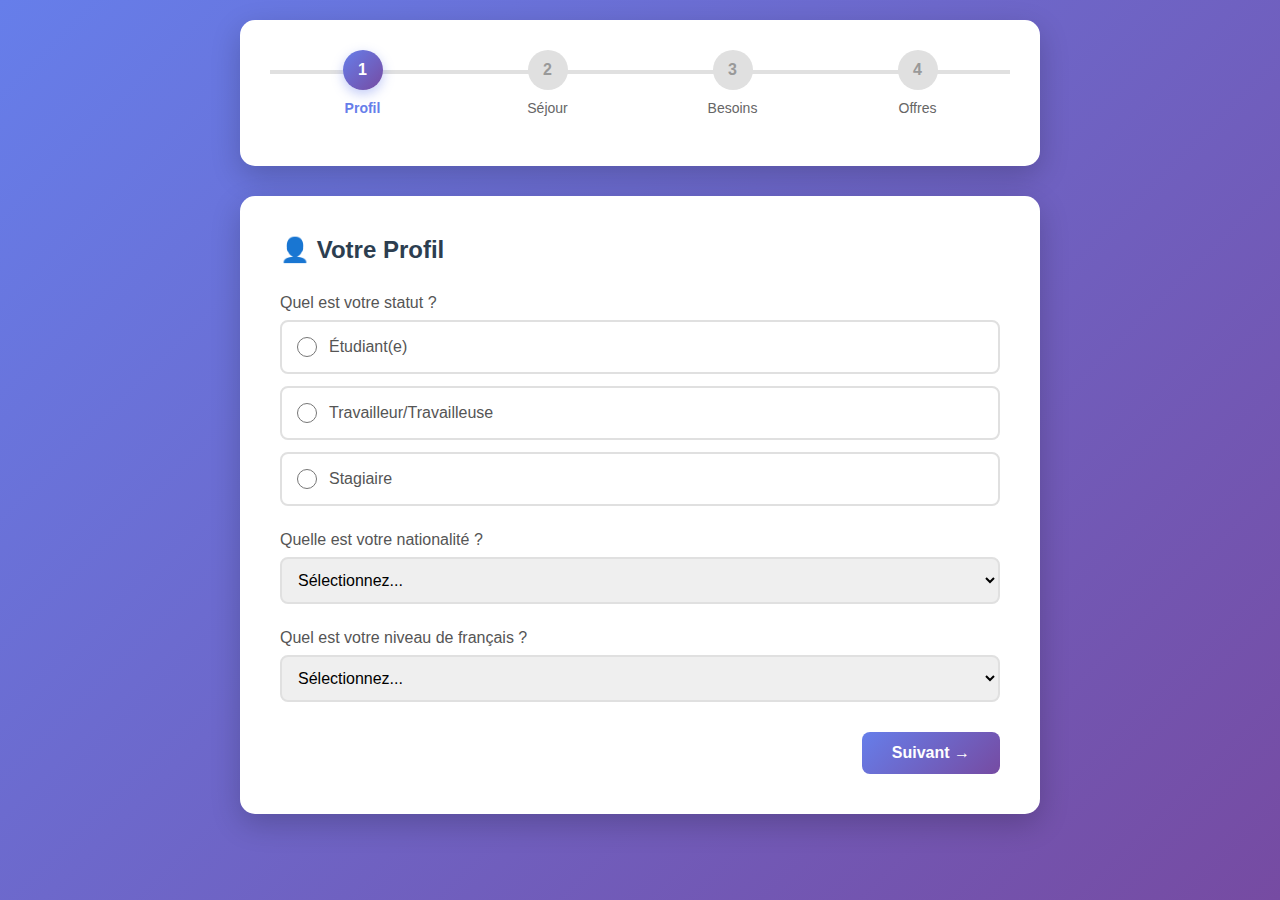
<file: quiz.html>
<!DOCTYPE html>
<html lang="fr">
<head>
    <meta charset="UTF-8">
    <meta name="viewport" content="width=device-width, initial-scale=1.0">
    <title>Questionnaire - LDC Quinta</title>
    <style>
        * {
            margin: 0;
            padding: 0;
            box-sizing: border-box;
        }

        body {
            font-family: 'Segoe UI', Tahoma, Geneva, Verdana, sans-serif;
            background: linear-gradient(135deg, #667eea 0%, #764ba2 100%);
            min-height: 100vh;
            padding: 20px;
        }

        .container {
            max-width: 800px;
            margin: 0 auto;
        }

        .progress-container {
            background: white;
            border-radius: 15px;
            padding: 30px;
            margin-bottom: 30px;
            box-shadow: 0 10px 30px rgba(0,0,0,0.2);
        }

        .progress-steps {
            display: flex;
            justify-content: space-between;
            align-items: center;
            position: relative;
            margin-bottom: 20px;
        }

        .progress-line {
            position: absolute;
            top: 20px;
            left: 0;
            right: 0;
            height: 4px;
            background: #e0e0e0;
            z-index: 0;
        }

        .progress-line-fill {
            height: 100%;
            background: linear-gradient(90deg, #667eea 0%, #764ba2 100%);
            transition: width 0.3s ease;
        }

        .step {
            position: relative;
            z-index: 1;
            display: flex;
            flex-direction: column;
            align-items: center;
            flex: 1;
        }

        .step-circle {
            width: 40px;
            height: 40px;
            border-radius: 50%;
            background: #e0e0e0;
            display: flex;
            align-items: center;
            justify-content: center;
            font-weight: bold;
            color: #999;
            transition: all 0.3s;
        }

        .step.active .step-circle {
            background: linear-gradient(135deg, #667eea 0%, #764ba2 100%);
            color: white;
            box-shadow: 0 4px 12px rgba(102, 126, 234, 0.4);
        }

        .step.completed .step-circle {
            background: #27ae60;
            color: white;
        }

        .step-label {
            margin-top: 10px;
            font-size: 14px;
            color: #666;
            font-weight: 500;
        }

        .step.active .step-label {
            color: #667eea;
            font-weight: 600;
        }

        .quiz-card {
            background: white;
            border-radius: 15px;
            padding: 40px;
            box-shadow: 0 10px 30px rgba(0,0,0,0.2);
            min-height: 400px;
            display: none;
        }

        .quiz-card.active {
            display: block;
            animation: fadeIn 0.3s;
        }

        @keyframes fadeIn {
            from { opacity: 0; transform: translateY(20px); }
            to { opacity: 1; transform: translateY(0); }
        }

        .quiz-card h2 {
            color: #2c3e50;
            margin-bottom: 30px;
            font-size: 24px;
        }

        .question {
            margin-bottom: 25px;
        }

        .question label {
            display: block;
            color: #555;
            margin-bottom: 8px;
            font-weight: 500;
            font-size: 16px;
        }

        .question select,
        .question input[type="text"] {
            width: 100%;
            padding: 12px;
            border: 2px solid #e0e0e0;
            border-radius: 8px;
            font-size: 16px;
            transition: border-color 0.3s;
        }

        .question select:focus,
        .question input[type="text"]:focus {
            outline: none;
            border-color: #667eea;
        }

        .radio-group {
            display: flex;
            flex-direction: column;
            gap: 12px;
        }

        .radio-option {
            display: flex;
            align-items: center;
            padding: 15px;
            border: 2px solid #e0e0e0;
            border-radius: 8px;
            cursor: pointer;
            transition: all 0.3s;
        }

        .radio-option:hover {
            border-color: #667eea;
            background: #f8f9fa;
        }

        .radio-option input[type="radio"] {
            margin-right: 12px;
            width: 20px;
            height: 20px;
            cursor: pointer;
        }

        .radio-option label {
            margin: 0;
            cursor: pointer;
            flex: 1;
        }

        .button-group {
            display: flex;
            justify-content: space-between;
            margin-top: 30px;
        }

        .btn {
            padding: 12px 30px;
            border: none;
            border-radius: 8px;
            font-size: 16px;
            font-weight: 600;
            cursor: pointer;
            transition: all 0.3s;
        }

        .btn-back {
            background: #e0e0e0;
            color: #555;
        }

        .btn-back:hover {
            background: #d0d0d0;
        }

        .btn-next {
            background: linear-gradient(135deg, #667eea 0%, #764ba2 100%);
            color: white;
        }

        .btn-next:hover {
            transform: translateY(-2px);
            box-shadow: 0 6px 20px rgba(102, 126, 234, 0.4);
        }

        .btn:disabled {
            opacity: 0.5;
            cursor: not-allowed;
        }

        /* Packages Page */
        .packages-container {
            display: grid;
            grid-template-columns: repeat(auto-fit, minmax(220px, 1fr));
            gap: 25px;
            margin-top: 30px;
        }

        .package {
            background: white;
            border: 3px solid #e0e0e0;
            border-radius: 12px;
            padding: 30px 20px;
            text-align: center;
            cursor: pointer;
            transition: all 0.3s;
        }

        .package:hover {
            transform: translateY(-5px);
            box-shadow: 0 10px 25px rgba(0,0,0,0.15);
        }

        .package.recommended {
            border-color: #667eea;
            position: relative;
            transform: scale(1.05);
        }

        .package.recommended::before {
            content: "Recommandé";
            position: absolute;
            top: -12px;
            left: 50%;
            transform: translateX(-50%);
            background: linear-gradient(135deg, #667eea 0%, #764ba2 100%);
            color: white;
            padding: 4px 15px;
            border-radius: 20px;
            font-size: 12px;
            font-weight: 600;
        }

        .package-icon {
            font-size: 48px;
            margin-bottom: 15px;
        }

        .package-name {
            font-size: 24px;
            font-weight: 700;
            color: #2c3e50;
            margin-bottom: 10px;
        }

        .package-price {
            font-size: 32px;
            font-weight: 700;
            color: #667eea;
            margin-bottom: 20px;
        }

        .package-features {
            list-style: none;
            padding: 0;
            margin-bottom: 20px;
            text-align: left;
        }

        .package-features li {
            padding: 8px 0;
            color: #555;
            font-size: 14px;
        }

        .package-features li:before {
            content: "✓ ";
            color: #27ae60;
            font-weight: bold;
            margin-right: 8px;
        }

        .package-btn {
            width: 100%;
            padding: 12px;
            border: none;
            border-radius: 8px;
            font-size: 16px;
            font-weight: 600;
            cursor: pointer;
            background: #667eea;
            color: white;
            transition: all 0.3s;
        }

        .package-btn:hover {
            background: #764ba2;
        }

        @media (max-width: 600px) {
            .progress-container {
                padding: 20px;
            }

            .quiz-card {
                padding: 25px;
            }

            .step-label {
                font-size: 11px;
            }

            .packages-container {
                grid-template-columns: 1fr;
            }

            .package.recommended {
                transform: scale(1);
            }
        }
    </style>
</head>
<body>
    <div class="container">
        <!-- Progress Steps -->
        <div class="progress-container">
            <div class="progress-steps">
                <div class="progress-line">
                    <div class="progress-line-fill" id="progressFill" style="width: 0%"></div>
                </div>
                <div class="step active" data-step="1">
                    <div class="step-circle">1</div>
                    <div class="step-label">Profil</div>
                </div>
                <div class="step" data-step="2">
                    <div class="step-circle">2</div>
                    <div class="step-label">Séjour</div>
                </div>
                <div class="step" data-step="3">
                    <div class="step-circle">3</div>
                    <div class="step-label">Besoins</div>
                </div>
                <div class="step" data-step="4">
                    <div class="step-circle">4</div>
                    <div class="step-label">Offres</div>
                </div>
            </div>
        </div>

        <!-- Step 1: Profile -->
        <div class="quiz-card active" data-step="1">
            <h2>👤 Votre Profil</h2>
            
            <div class="question">
                <label for="status">Quel est votre statut ?</label>
                <div class="radio-group">
                    <div class="radio-option">
                        <input type="radio" id="student" name="status" value="student">
                        <label for="student">Étudiant(e)</label>
                    </div>
                    <div class="radio-option">
                        <input type="radio" id="worker" name="status" value="worker">
                        <label for="worker">Travailleur/Travailleuse</label>
                    </div>
                    <div class="radio-option">
                        <input type="radio" id="intern" name="status" value="intern">
                        <label for="intern">Stagiaire</label>
                    </div>
                </div>
            </div>

            <div class="question">
                <label for="nationality">Quelle est votre nationalité ?</label>
                <select id="nationality">
                    <option value="">Sélectionnez...</option>
                    <option value="eu">Union Européenne</option>
                    <option value="non-eu">Hors Union Européenne</option>
                </select>
            </div>

            <div class="question">
                <label for="french-level">Quel est votre niveau de français ?</label>
                <select id="french-level">
                    <option value="">Sélectionnez...</option>
                    <option value="beginner">Débutant (A1-A2)</option>
                    <option value="intermediate">Intermédiaire (B1-B2)</option>
                    <option value="advanced">Avancé (C1-C2)</option>
                    <option value="native">Langue maternelle</option>
                </select>
            </div>

            <div class="button-group">
                <button class="btn btn-back" onclick="goBack()" style="visibility: hidden;">← Retour</button>
                <button class="btn btn-next" onclick="nextStep()">Suivant →</button>
            </div>
        </div>

        <!-- Step 2: Stay -->
        <div class="quiz-card" data-step="2">
            <h2>🗓️ Votre Séjour</h2>
            
            <div class="question">
                <label for="duration">Quelle est la durée prévue de votre séjour ?</label>
                <div class="radio-group">
                    <div class="radio-option">
                        <input type="radio" id="short" name="duration" value="short">
                        <label for="short">Moins de 6 mois</label>
                    </div>
                    <div class="radio-option">
                        <input type="radio" id="medium" name="duration" value="medium">
                        <label for="medium">6 mois à 1 an</label>
                    </div>
                    <div class="radio-option">
                        <input type="radio" id="long" name="duration" value="long">
                        <label for="long">Plus d'1 an</label>
                    </div>
                </div>
            </div>

            <div class="question">
                <label for="arrival-date">Date d'arrivée prévue en France</label>
                <input type="text" id="arrival-date" placeholder="Exemple: Septembre 2025">
            </div>

            <div class="question">
                <label for="city">Dans quelle ville allez-vous résider ?</label>
                <input type="text" id="city" placeholder="Exemple: Paris">
            </div>

            <div class="button-group">
                <button class="btn btn-back" onclick="goBack()">← Retour</button>
                <button class="btn btn-next" onclick="nextStep()">Suivant →</button>
            </div>
        </div>

        <!-- Step 3: Needs -->
        <div class="quiz-card" data-step="3">
            <h2>📝 Vos Besoins</h2>
            
            <div class="question">
                <label for="accommodation">Avez-vous déjà un logement en France ?</label>
                <div class="radio-group">
                    <div class="radio-option">
                        <input type="radio" id="accommodation-yes" name="accommodation" value="yes">
                        <label for="accommodation-yes">Oui, c'est réglé</label>
                    </div>
                    <div class="radio-option">
                        <input type="radio" id="accommodation-searching" name="accommodation" value="searching">
                        <label for="accommodation-searching">Non, je cherche encore</label>
                    </div>
                    <div class="radio-option">
                        <input type="radio" id="accommodation-help" name="accommodation" value="help">
                        <label for="accommodation-help">Non, j'ai besoin d'aide</label>
                    </div>
                </div>
            </div>

            <div class="question">
                <label for="visa">Avez-vous besoin d'un visa ?</label>
                <div class="radio-group">
                    <div class="radio-option">
                        <input type="radio" id="visa-no" name="visa" value="no">
                        <label for="visa-no">Non, je n'en ai pas besoin</label>
                    </div>
                    <div class="radio-option">
                        <input type="radio" id="visa-progress" name="visa" value="progress">
                        <label for="visa-progress">Oui, démarches en cours</label>
                    </div>
                    <div class="radio-option">
                        <input type="radio" id="visa-help" name="visa" value="help">
                        <label for="visa-help">Oui, j'ai besoin d'aide</label>
                    </div>
                </div>
            </div>

            <div class="question">
                <label for="support">Quel type d'accompagnement recherchez-vous ?</label>
                <div class="radio-group">
                    <div class="radio-option">
                        <input type="radio" id="support-minimal" name="support" value="minimal">
                        <label for="support-minimal">Informations de base uniquement</label>
                    </div>
                    <div class="radio-option">
                        <input type="radio" id="support-medium" name="support" value="medium">
                        <label for="support-medium">Accompagnement modéré</label>
                    </div>
                    <div class="radio-option">
                        <input type="radio" id="support-full" name="support" value="full">
                        <label for="support-full">Accompagnement complet</label>
                    </div>
                </div>
            </div>

            <div class="button-group">
                <button class="btn btn-back" onclick="goBack()">← Retour</button>
                <button class="btn btn-next" onclick="nextStep()">Suivant →</button>
            </div>
        </div>

        <!-- Step 4: Packages -->
        <div class="quiz-card" data-step="4">
            <h2>🎯 Nos Offres Personnalisées</h2>
            <p style="color: #666; margin-bottom: 20px;">Selon vos réponses, voici les formules qui vous correspondent :</p>
            
            <div class="packages-container">
                <div class="package">
                    <div class="package-icon">📄</div>
                    <div class="package-name">Basic</div>
                    <div class="package-price">Gratuit</div>
                    <ul class="package-features">
                        <li>Guide PDF complet</li>
                        <li>Liste des démarches</li>
                        <li>Contacts utiles</li>
                        <li>FAQ en ligne</li>
                    </ul>
                    <button class="package-btn" onclick="selectPackage('basic')">Choisir</button>
                </div>

                <div class="package recommended">
                    <div class="package-icon">⭐</div>
                    <div class="package-name">Advanced</div>
                    <div class="package-price">49€</div>
                    <ul class="package-features">
                        <li>Tout de Basic +</li>
                        <li>Checklist personnalisée</li>
                        <li>Suivi des démarches</li>
                        <li>Support par email</li>
                        <li>Modèles de documents</li>
                    </ul>
                    <button class="package-btn" onclick="selectPackage('advanced')">Choisir</button>
                </div>

                <div class="package">
                    <div class="package-icon">👑</div>
                    <div class="package-name">Pro</div>
                    <div class="package-price">149€</div>
                    <ul class="package-features">
                        <li>Tout de Advanced +</li>
                        <li>Accompagnement dédié</li>
                        <li>Appels vidéo illimités</li>
                        <li>Aide à la recherche logement</li>
                        <li>Support administratif complet</li>
                        <li>Garantie satisfaction</li>
                    </ul>
                    <button class="package-btn" onclick="selectPackage('pro')">Choisir</button>
                </div>
            </div>

            <div class="button-group">
                <button class="btn btn-back" onclick="goBack()">← Retour</button>
                <div></div>
            </div>
        </div>
    </div>

    <script>
        let currentStep = 1;

        function updateProgress() {
            // Update step circles and labels
            document.querySelectorAll('.step').forEach(step => {
                const stepNum = parseInt(step.dataset.step);
                step.classList.remove('active', 'completed');
                
                if (stepNum === currentStep) {
                    step.classList.add('active');
                } else if (stepNum < currentStep) {
                    step.classList.add('completed');
                    step.querySelector('.step-circle').textContent = '✓';
                } else {
                    step.querySelector('.step-circle').textContent = stepNum;
                }
            });

            // Update progress bar
            const progress = ((currentStep - 1) / 3) * 100;
            document.getElementById('progressFill').style.width = progress + '%';

            // Show/hide cards
            document.querySelectorAll('.quiz-card').forEach(card => {
                card.classList.remove('active');
            });
            document.querySelector(`.quiz-card[data-step="${currentStep}"]`).classList.add('active');

            // Scroll to top
            window.scrollTo({ top: 0, behavior: 'smooth' });
        }

        function nextStep() {
            if (currentStep < 4) {
                currentStep++;
                updateProgress();
            }
        }

        function goBack() {
            if (currentStep > 1) {
                currentStep--;
                updateProgress();
            }
        }

        function selectPackage(packageType) {
            if (packageType === 'advanced') {
                window.location.href = 'dashboard.html';
            } else {
                alert(`Vous avez choisi la formule ${packageType.toUpperCase()}. Cette fonctionnalité sera bientôt disponible !`);
            }
        }

        // Initialize
        updateProgress();
    </script>
</body>
</html>
</file>
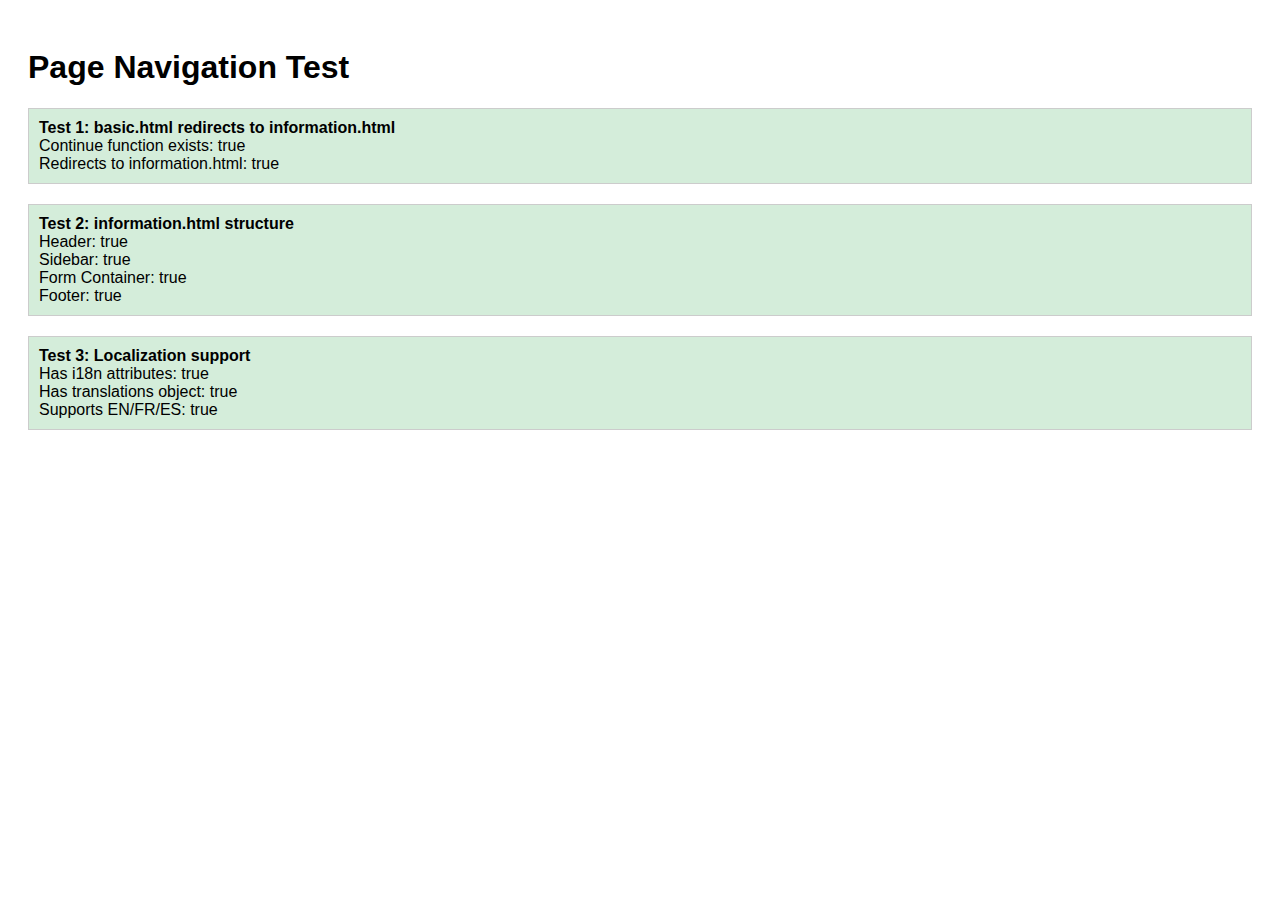
<file: test_pages.html>
<!DOCTYPE html>
<html>
<head>
    <title>Page Navigation Test</title>
    <style>
        body { font-family: sans-serif; padding: 20px; }
        .test { margin: 20px 0; padding: 10px; border: 1px solid #ccc; }
        .pass { background: #d4edda; }
        .fail { background: #f8d7da; }
    </style>
</head>
<body>
    <h1>Page Navigation Test</h1>
    <div id="results"></div>
    
    <script>
        const results = document.getElementById('results');
        
        // Test 1: Check if basic.html exists and redirects
        fetch('/basic.html')
            .then(r => r.text())
            .then(html => {
                const hasContinueBtn = html.includes('continueToNext');
                const redirectsToInfo = html.includes('information.html');
                const test = document.createElement('div');
                test.className = 'test ' + (redirectsToInfo ? 'pass' : 'fail');
                test.innerHTML = `<strong>Test 1: basic.html redirects to information.html</strong><br>
                    Continue function exists: ${hasContinueBtn}<br>
                    Redirects to information.html: ${redirectsToInfo}`;
                results.appendChild(test);
            });
        
        // Test 2: Check if information.html exists
        fetch('/information.html')
            .then(r => r.text())
            .then(html => {
                const hasHeader = html.includes('page-header');
                const hasSidebar = html.includes('services-sidebar');
                const hasForm = html.includes('form-container');
                const hasFooter = html.includes('page-footer');
                const allPresent = hasHeader && hasSidebar && hasForm && hasFooter;
                const test = document.createElement('div');
                test.className = 'test ' + (allPresent ? 'pass' : 'fail');
                test.innerHTML = `<strong>Test 2: information.html structure</strong><br>
                    Header: ${hasHeader}<br>
                    Sidebar: ${hasSidebar}<br>
                    Form Container: ${hasForm}<br>
                    Footer: ${hasFooter}`;
                results.appendChild(test);
            });
        
        // Test 3: Check translation keys
        fetch('/information.html')
            .then(r => r.text())
            .then(html => {
                const hasI18n = html.includes('data-i18n');
                const hasTranslations = html.includes('translations');
                const langSupport = html.includes('"en"') && html.includes('"fr"') && html.includes('"es"');
                const test = document.createElement('div');
                test.className = 'test ' + (hasI18n && hasTranslations && langSupport ? 'pass' : 'fail');
                test.innerHTML = `<strong>Test 3: Localization support</strong><br>
                    Has i18n attributes: ${hasI18n}<br>
                    Has translations object: ${hasTranslations}<br>
                    Supports EN/FR/ES: ${langSupport}`;
                results.appendChild(test);
            });
    </script>
</body>
</html>
</file>
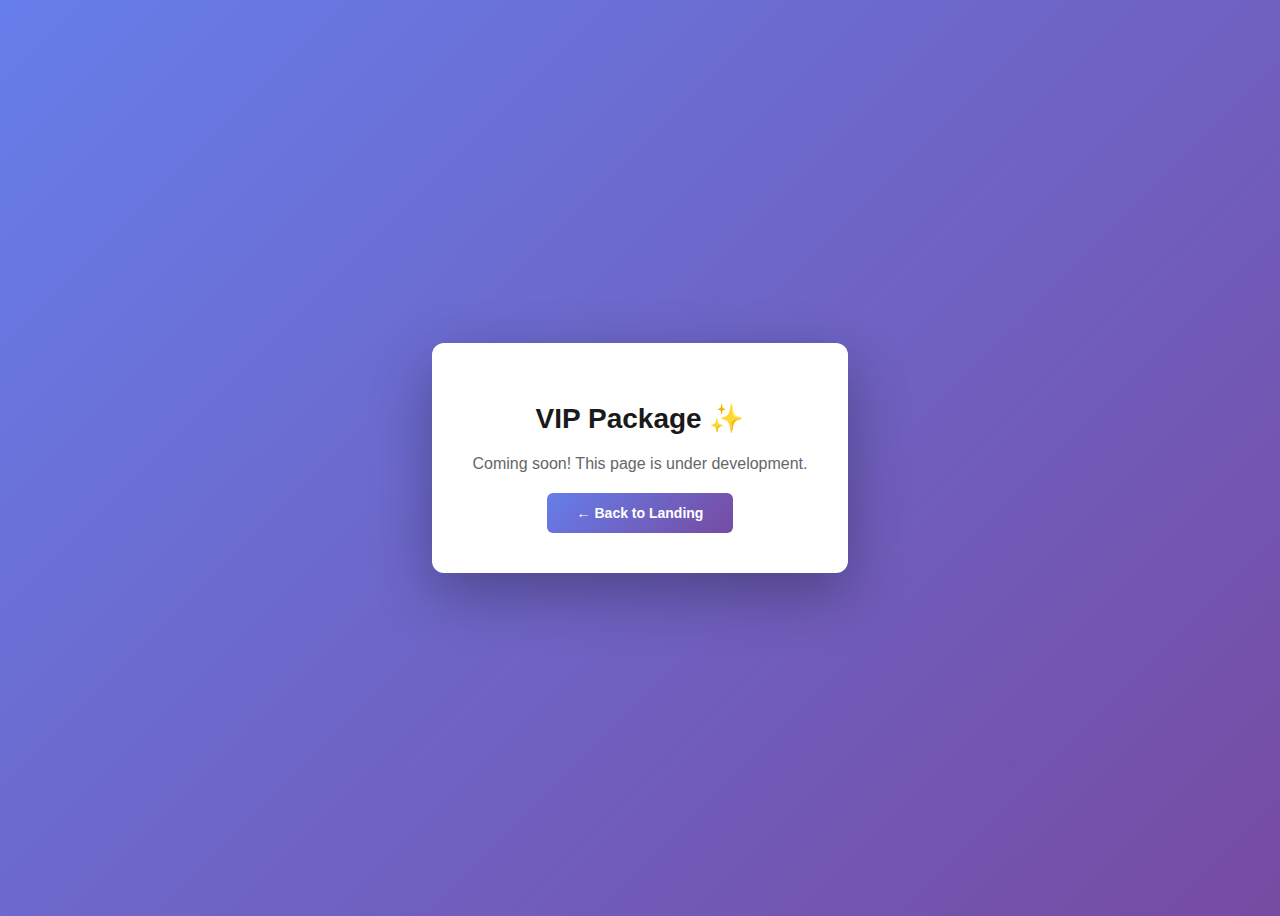
<file: vip.html>
<!DOCTYPE html>
<html lang="en">
<head>
    <meta charset="UTF-8">
    <meta name="viewport" content="width=device-width, initial-scale=1.0">
    <title>HOFH 🇫🇷 - VIP Package</title>
    <link rel="icon" href="data:image/svg+xml,<svg xmlns='http://www.w3.org/2000/svg' viewBox='0 0 100 100'><text y='75' font-size='90'>🇫🇷</text></svg>" type="image/svg+xml">
</head>
<body style="display: flex; align-items: center; justify-content: center; min-height: 100vh; font-family: -apple-system, BlinkMacSystemFont, 'Segoe UI', sans-serif; background: linear-gradient(135deg, #667eea 0%, #764ba2 100%);">
    <div style="background: white; padding: 40px; border-radius: 12px; text-align: center; max-width: 500px; box-shadow: 0 20px 60px rgba(0,0,0,0.3);">
        <h1 style="font-size: 28px; margin-bottom: 20px; color: #1a1a1a;">VIP Package ✨</h1>
        <p style="font-size: 16px; color: #666; margin-bottom: 20px;">Coming soon! This page is under development.</p>
        <button onclick="window.location.href='index.html'" style="padding: 12px 30px; background: linear-gradient(135deg, #667eea 0%, #764ba2 100%); color: white; border: none; border-radius: 6px; font-weight: 600; cursor: pointer; font-size: 14px;">
            ← Back to Landing
        </button>
    </div>
</body>
</html>
</file>
